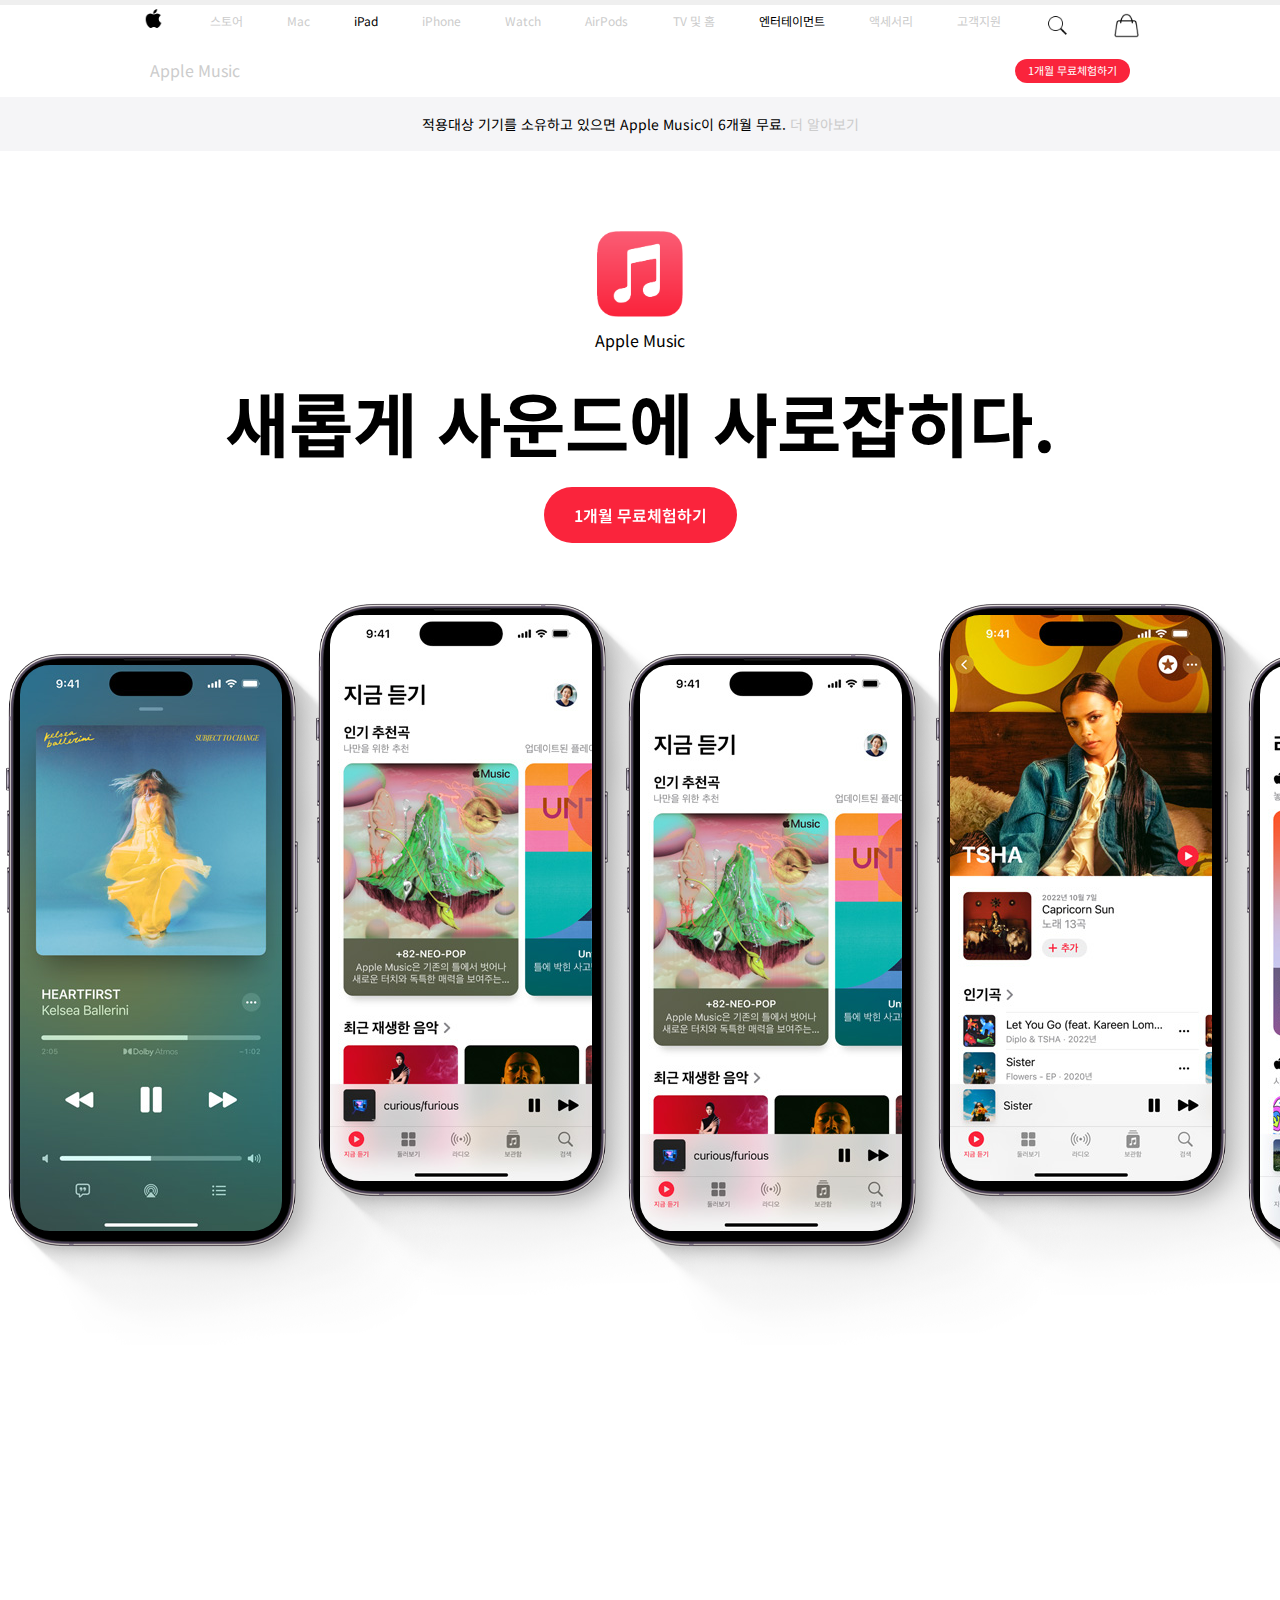
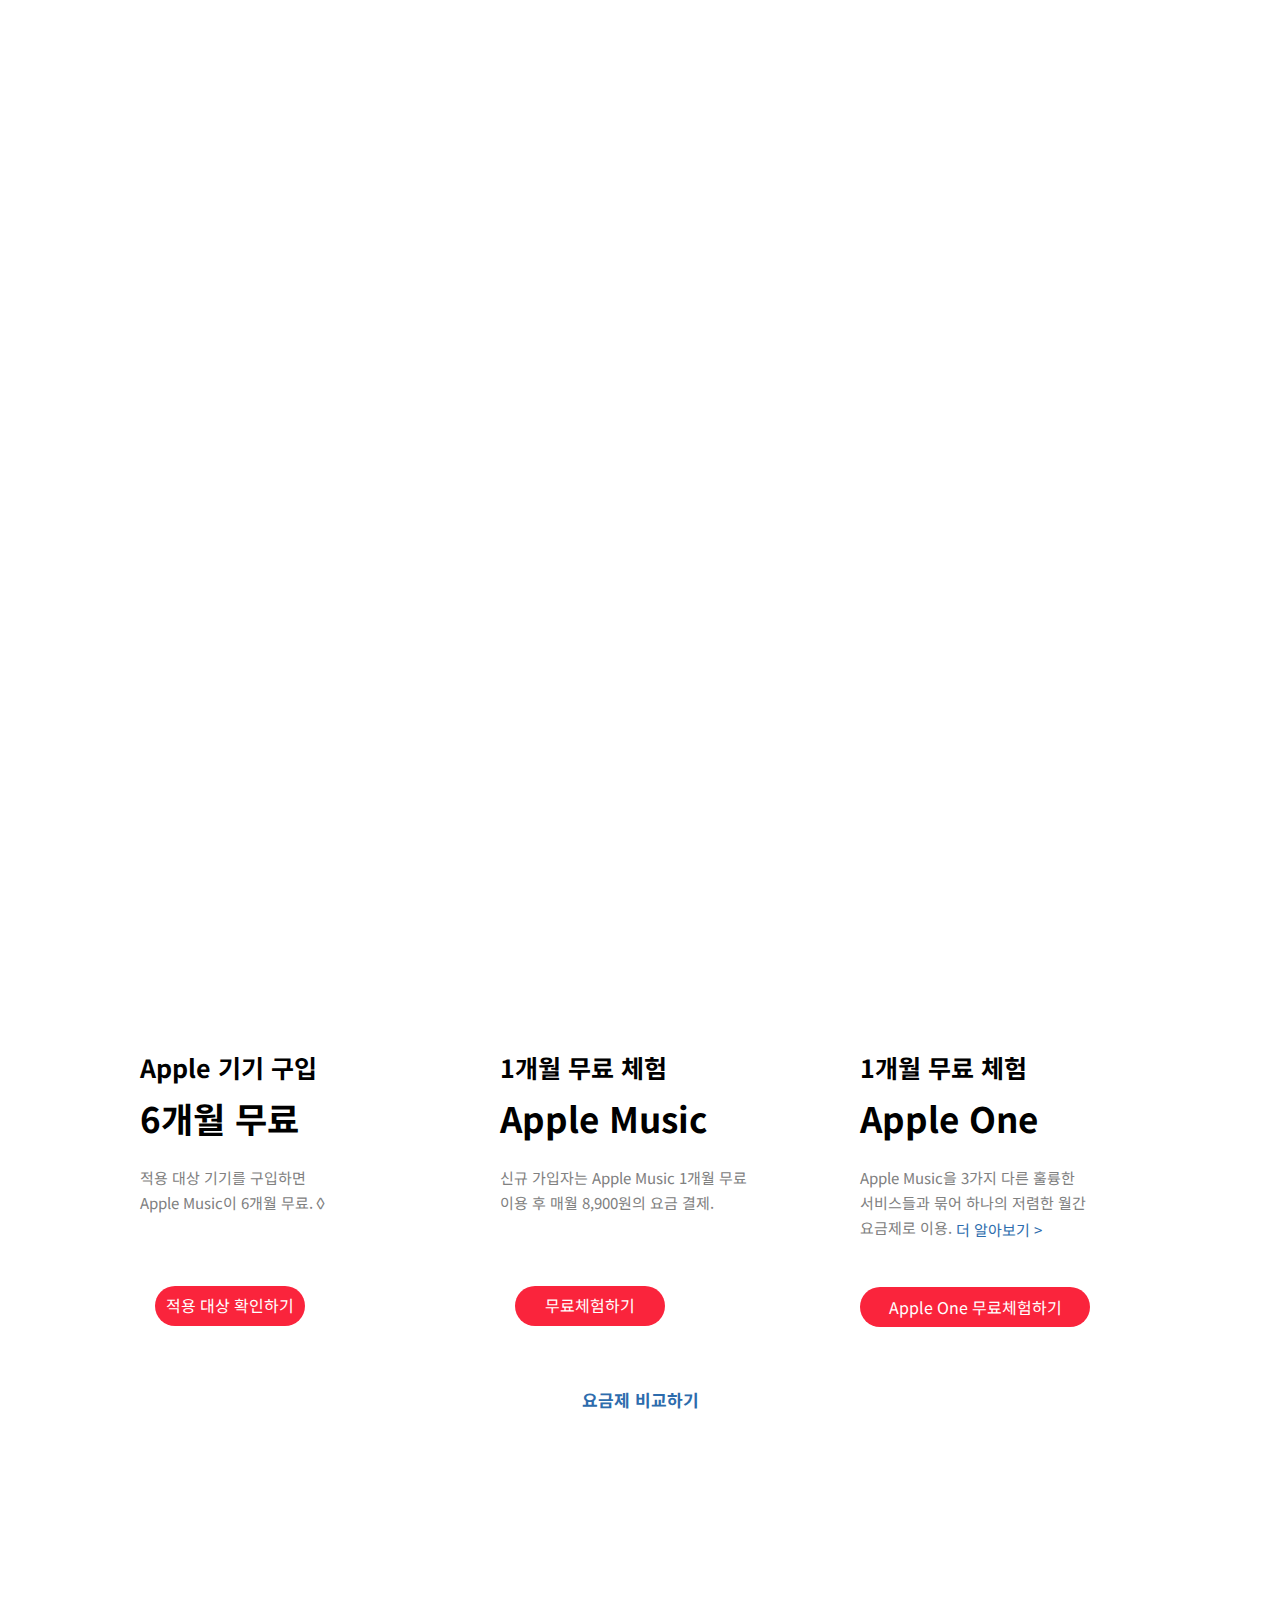
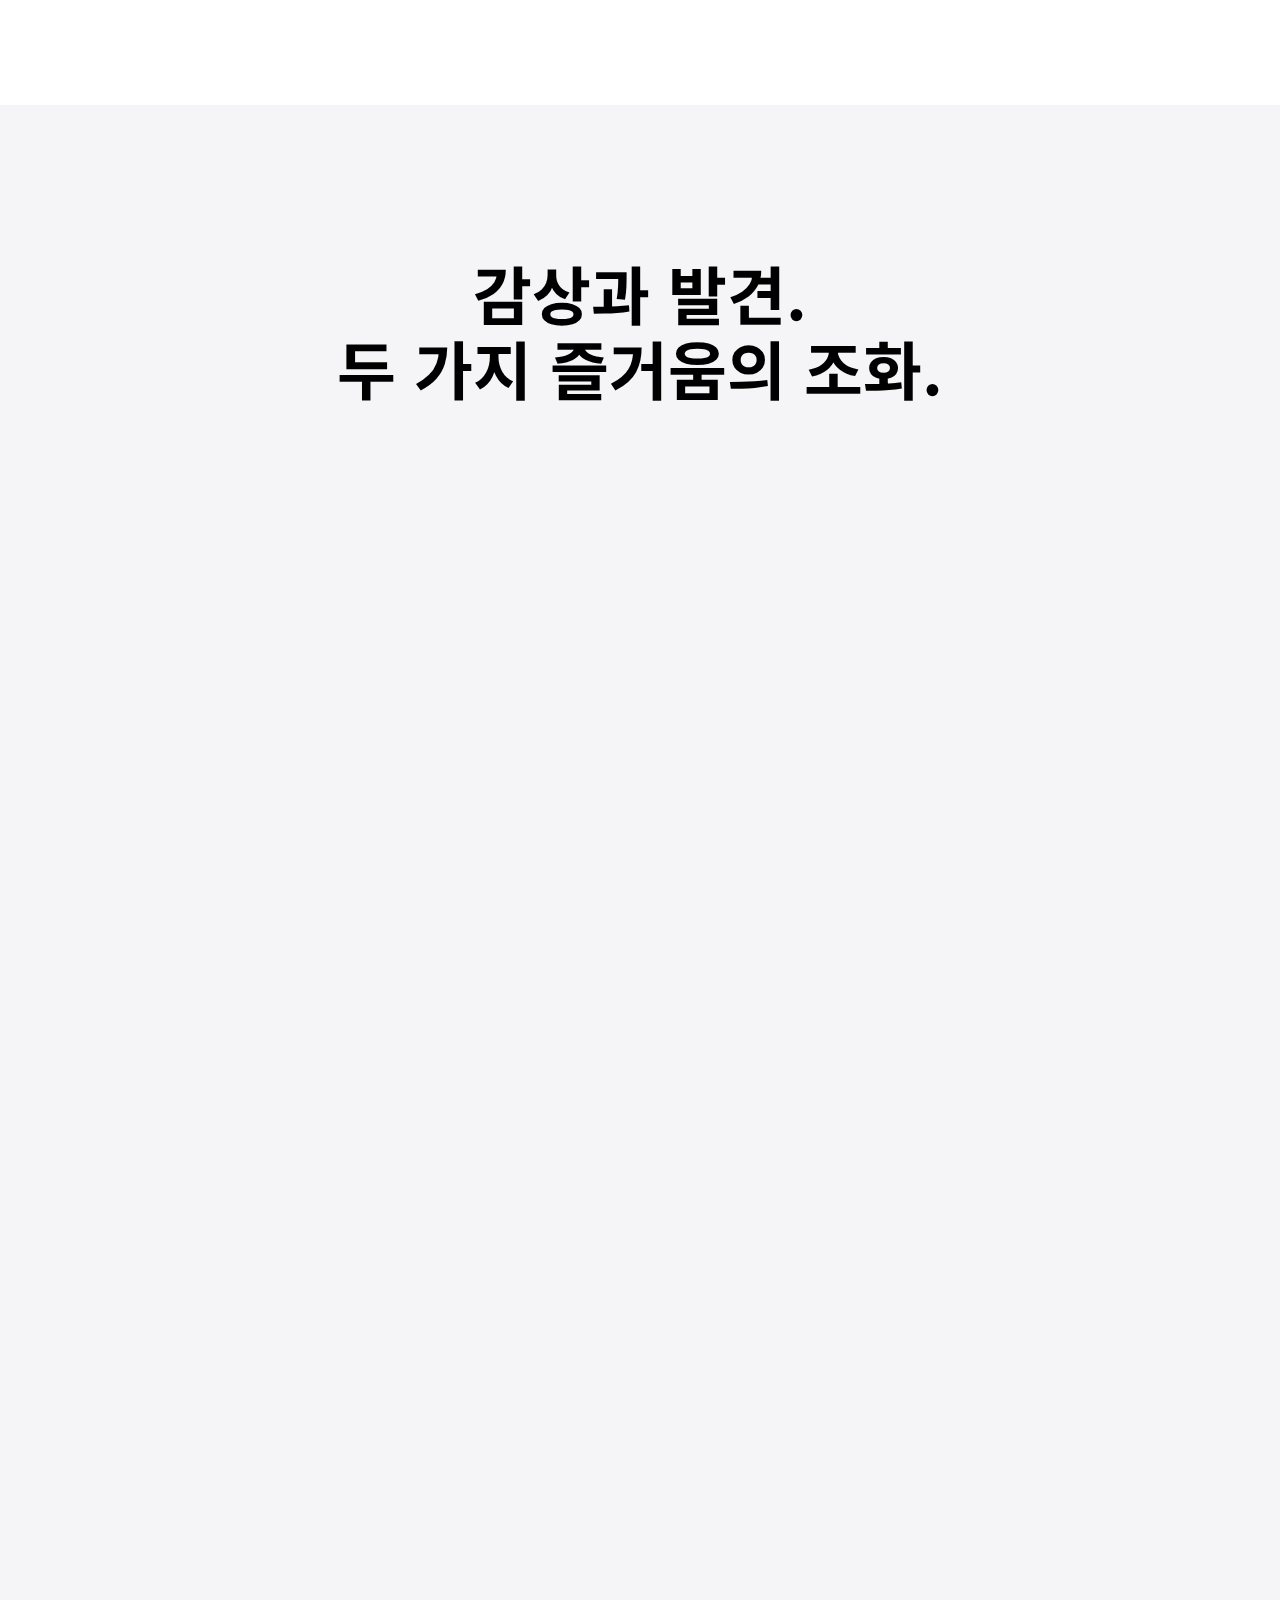
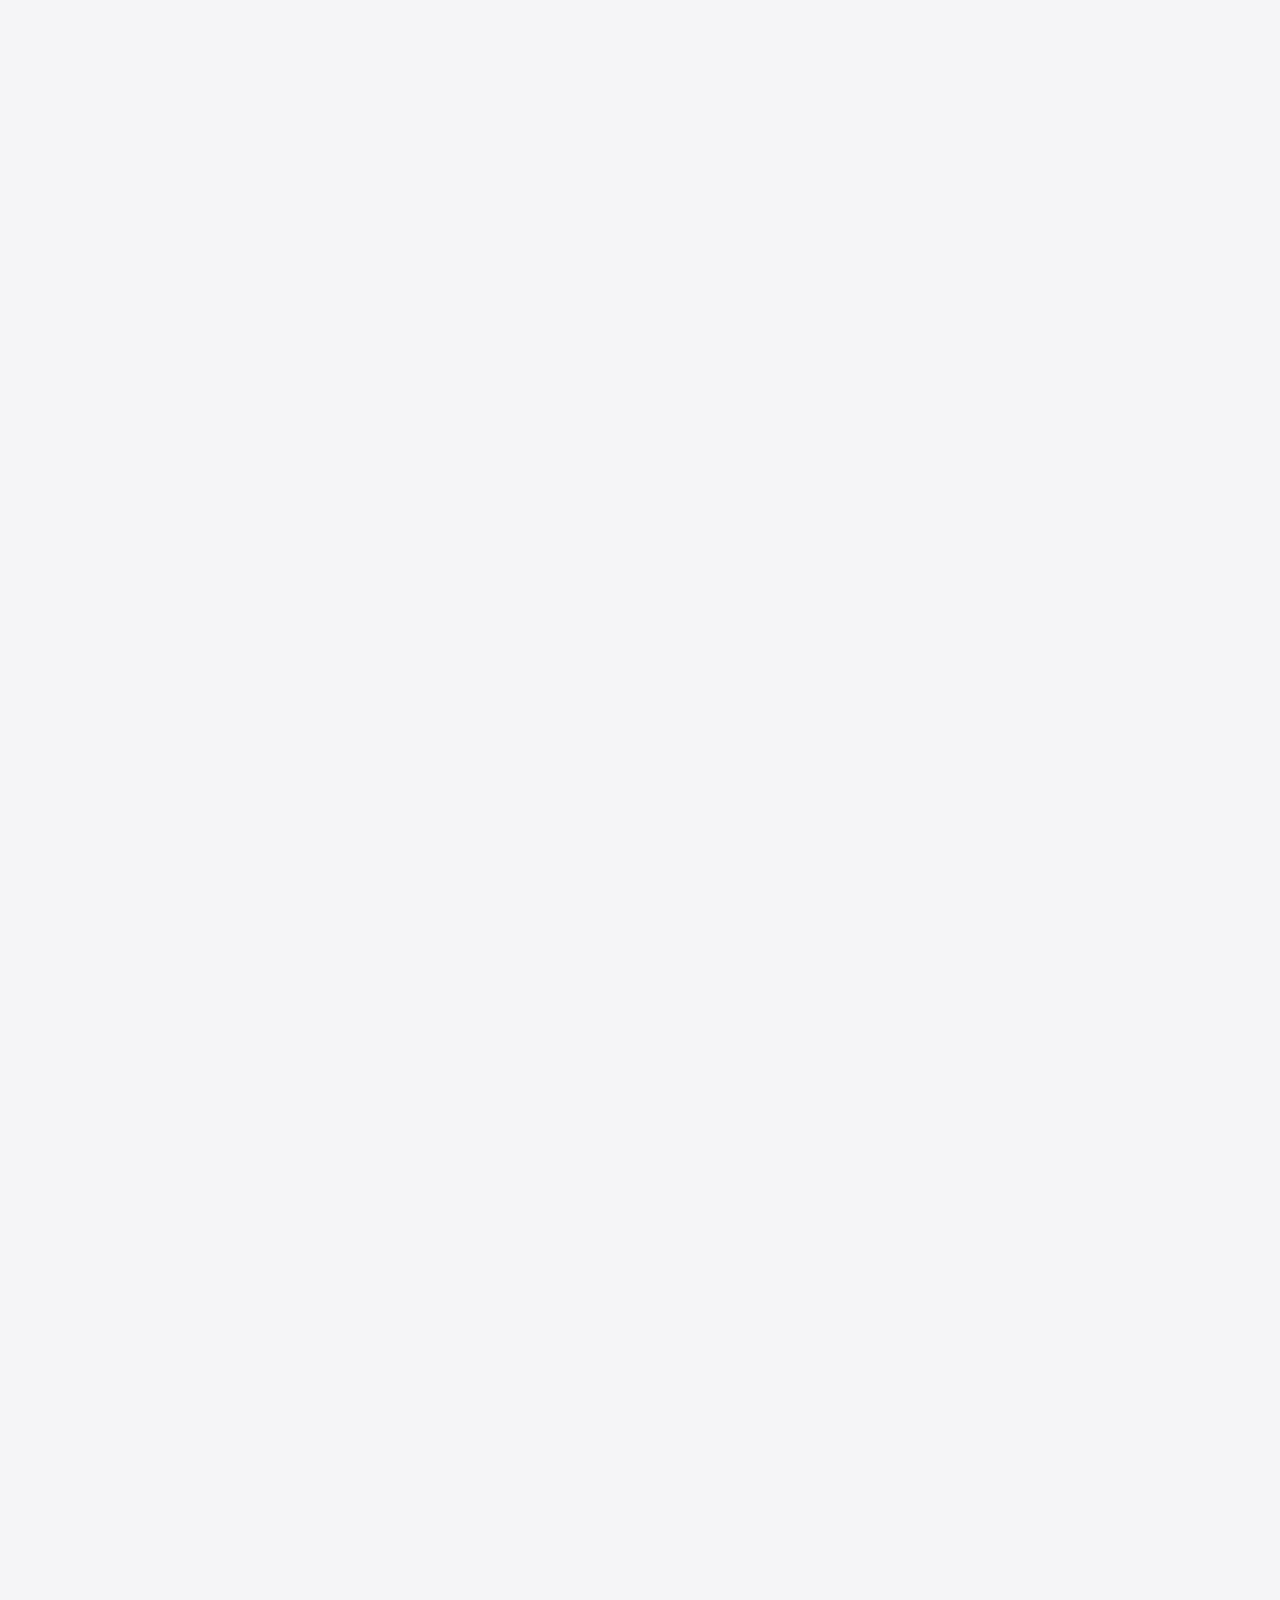
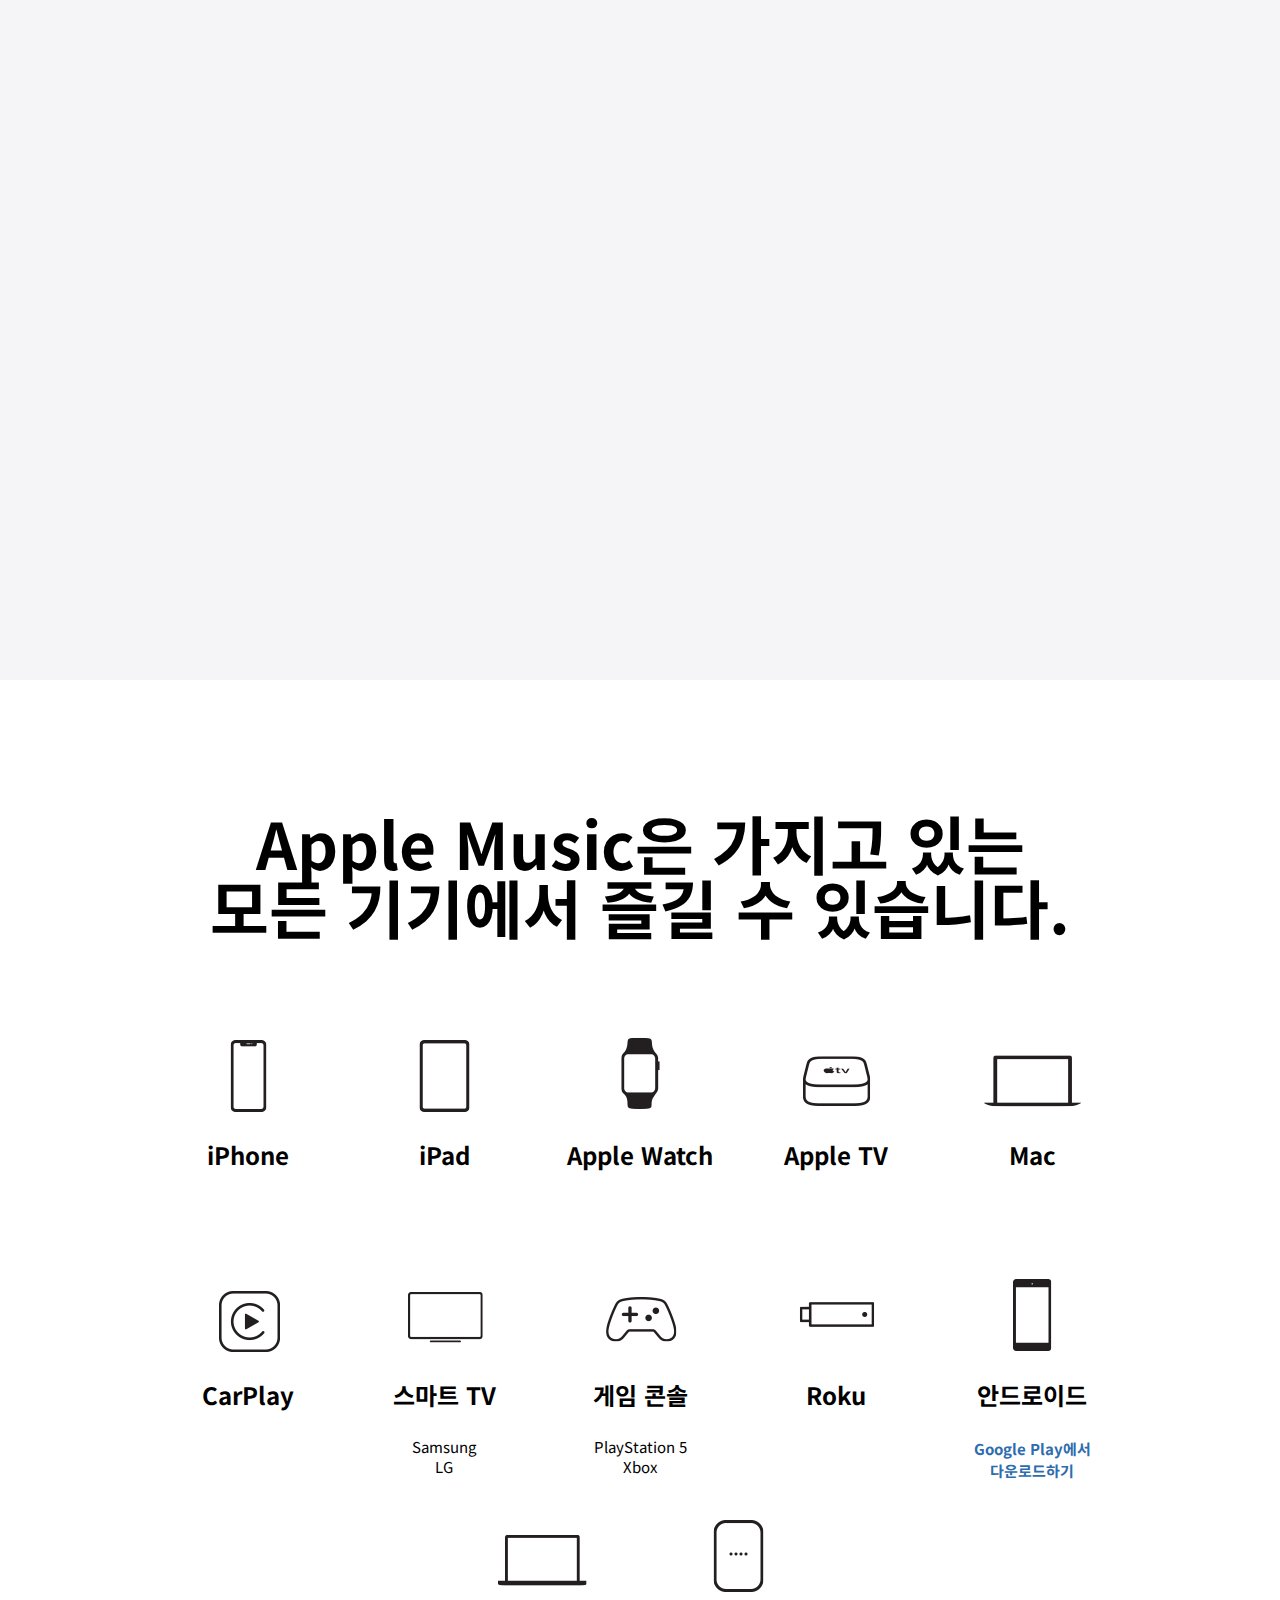
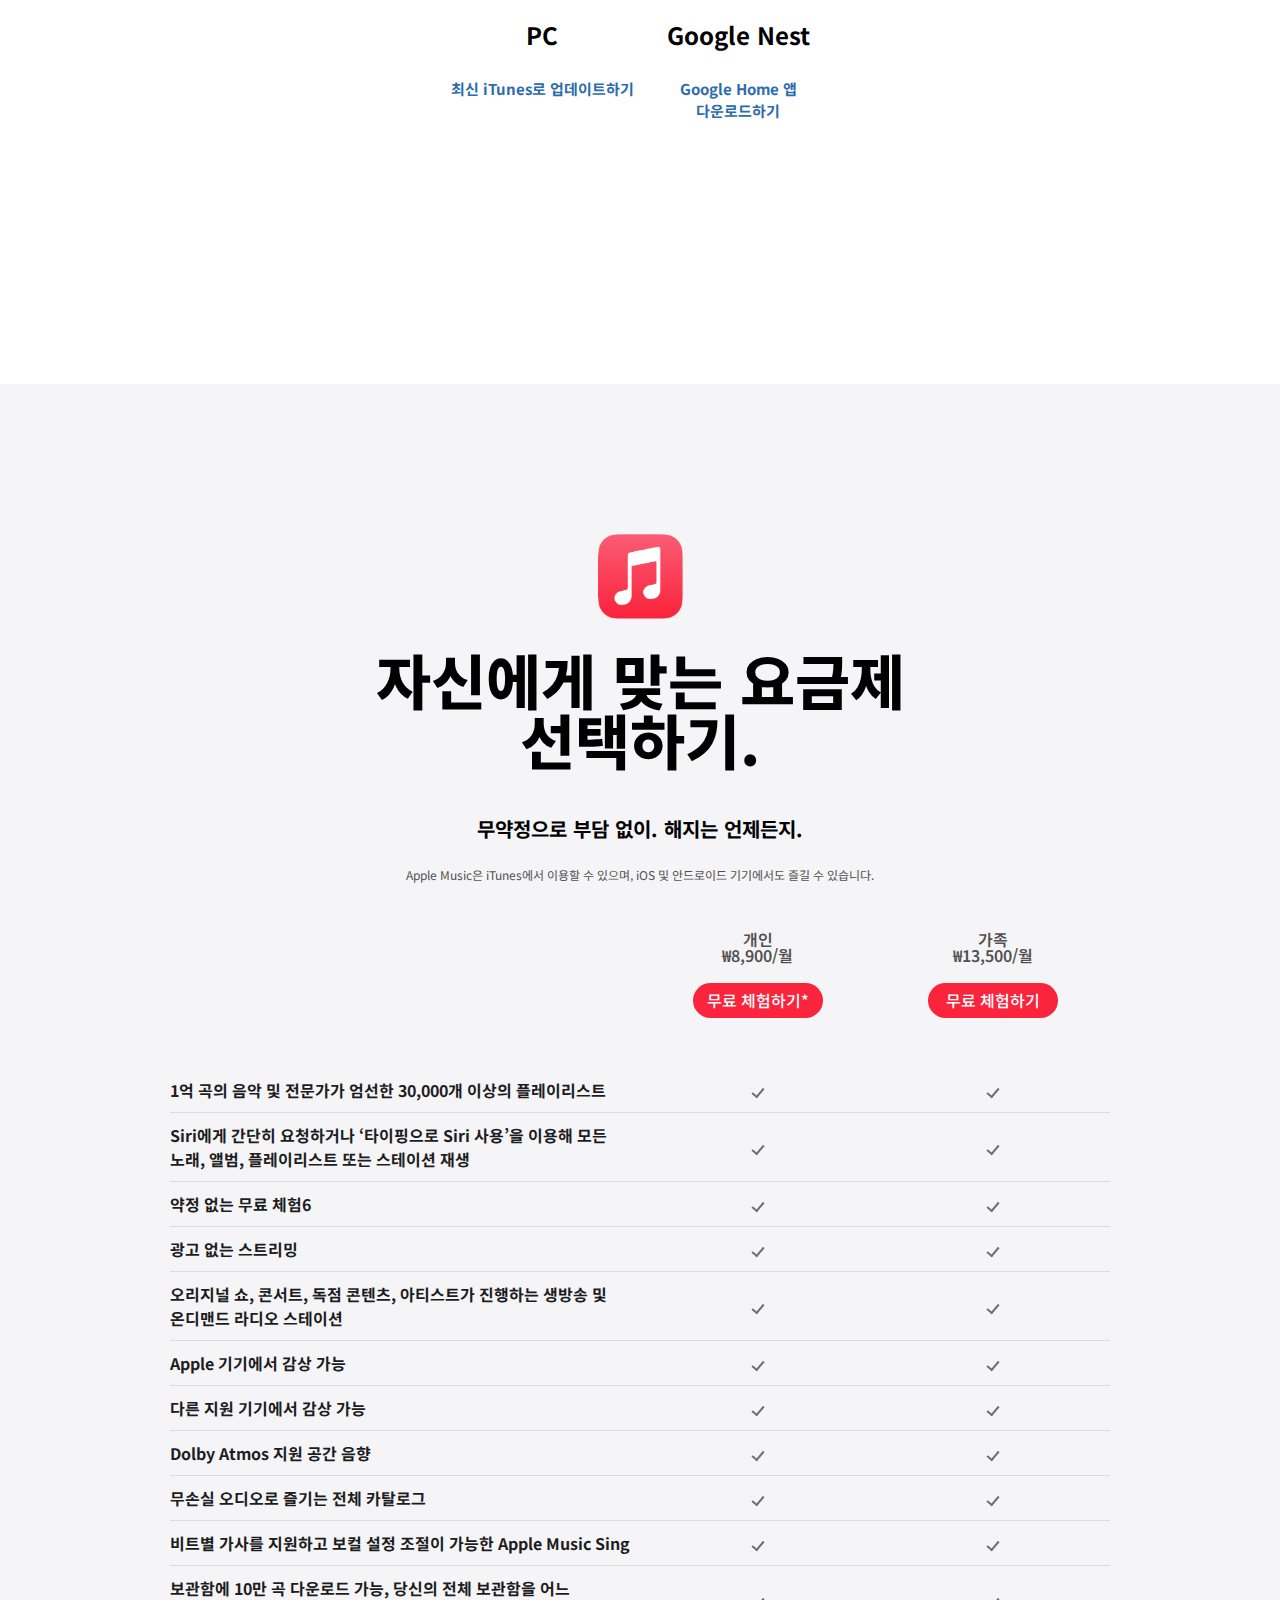
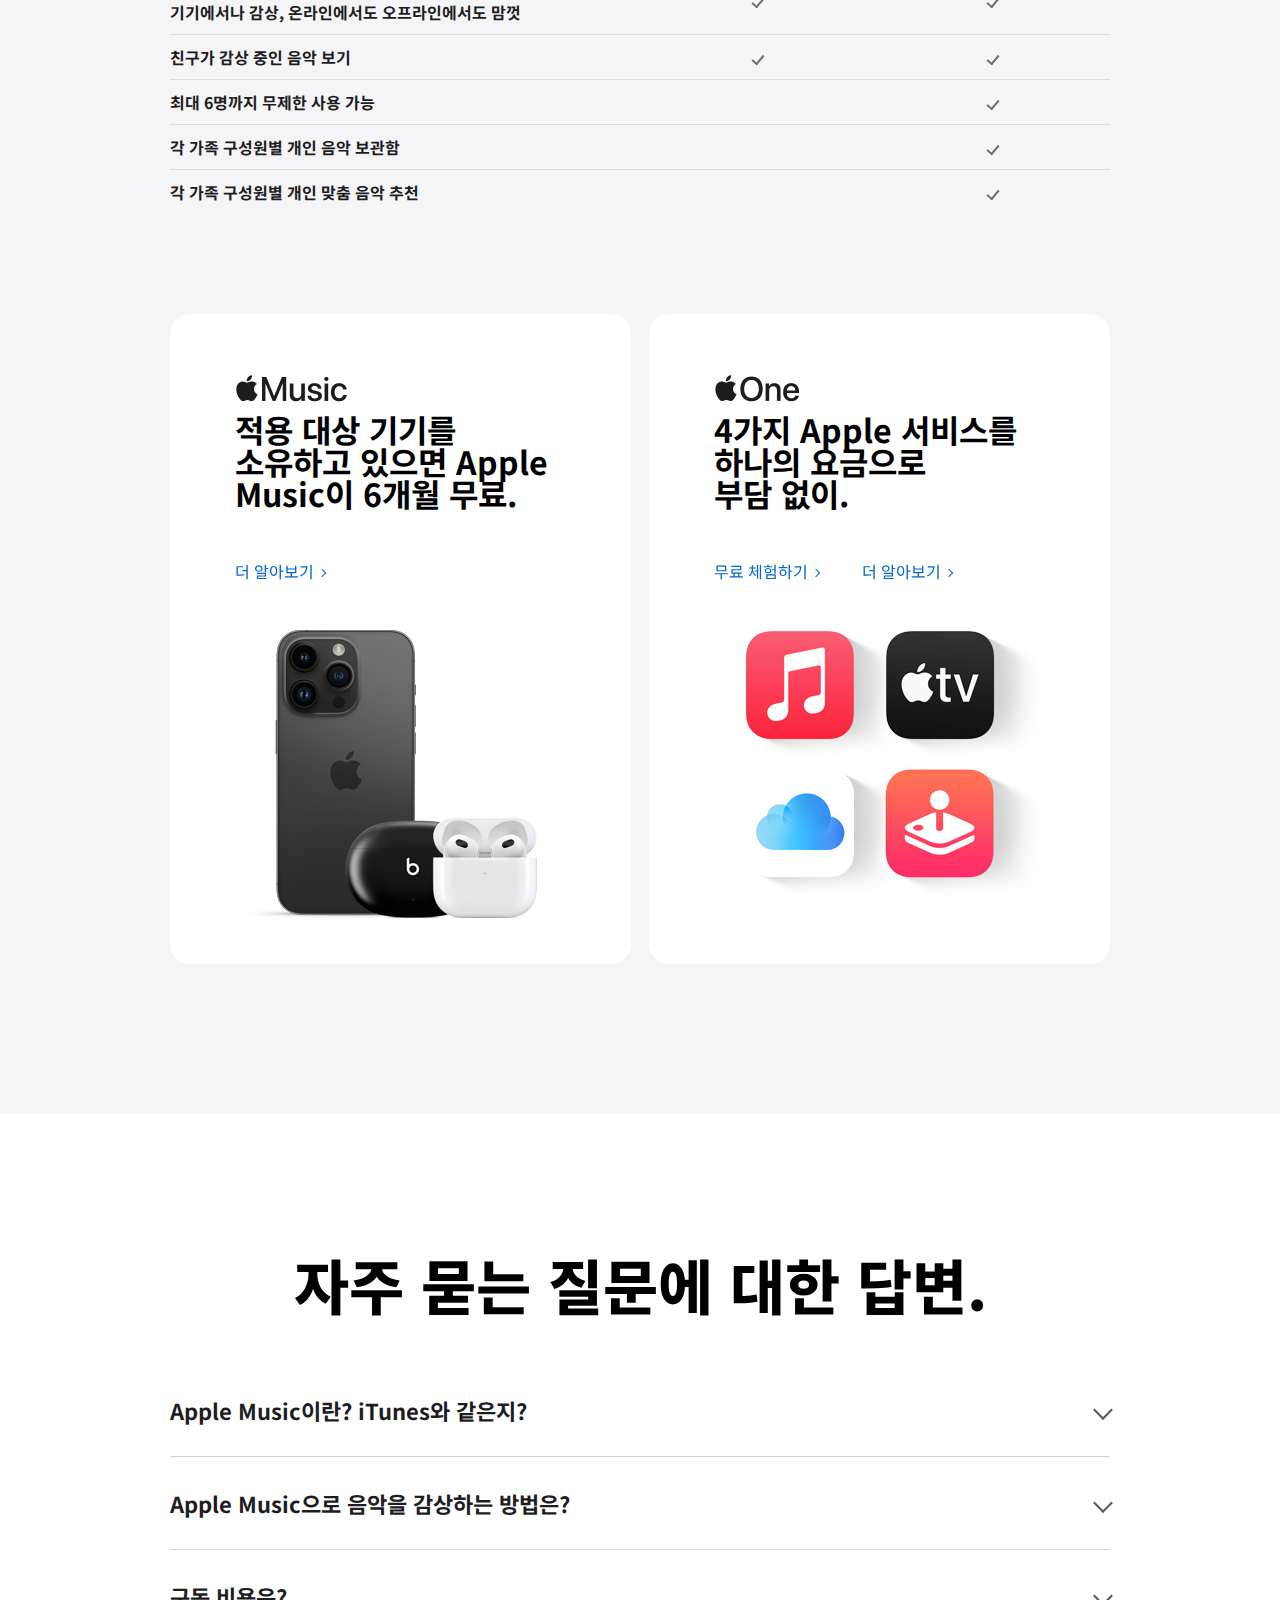
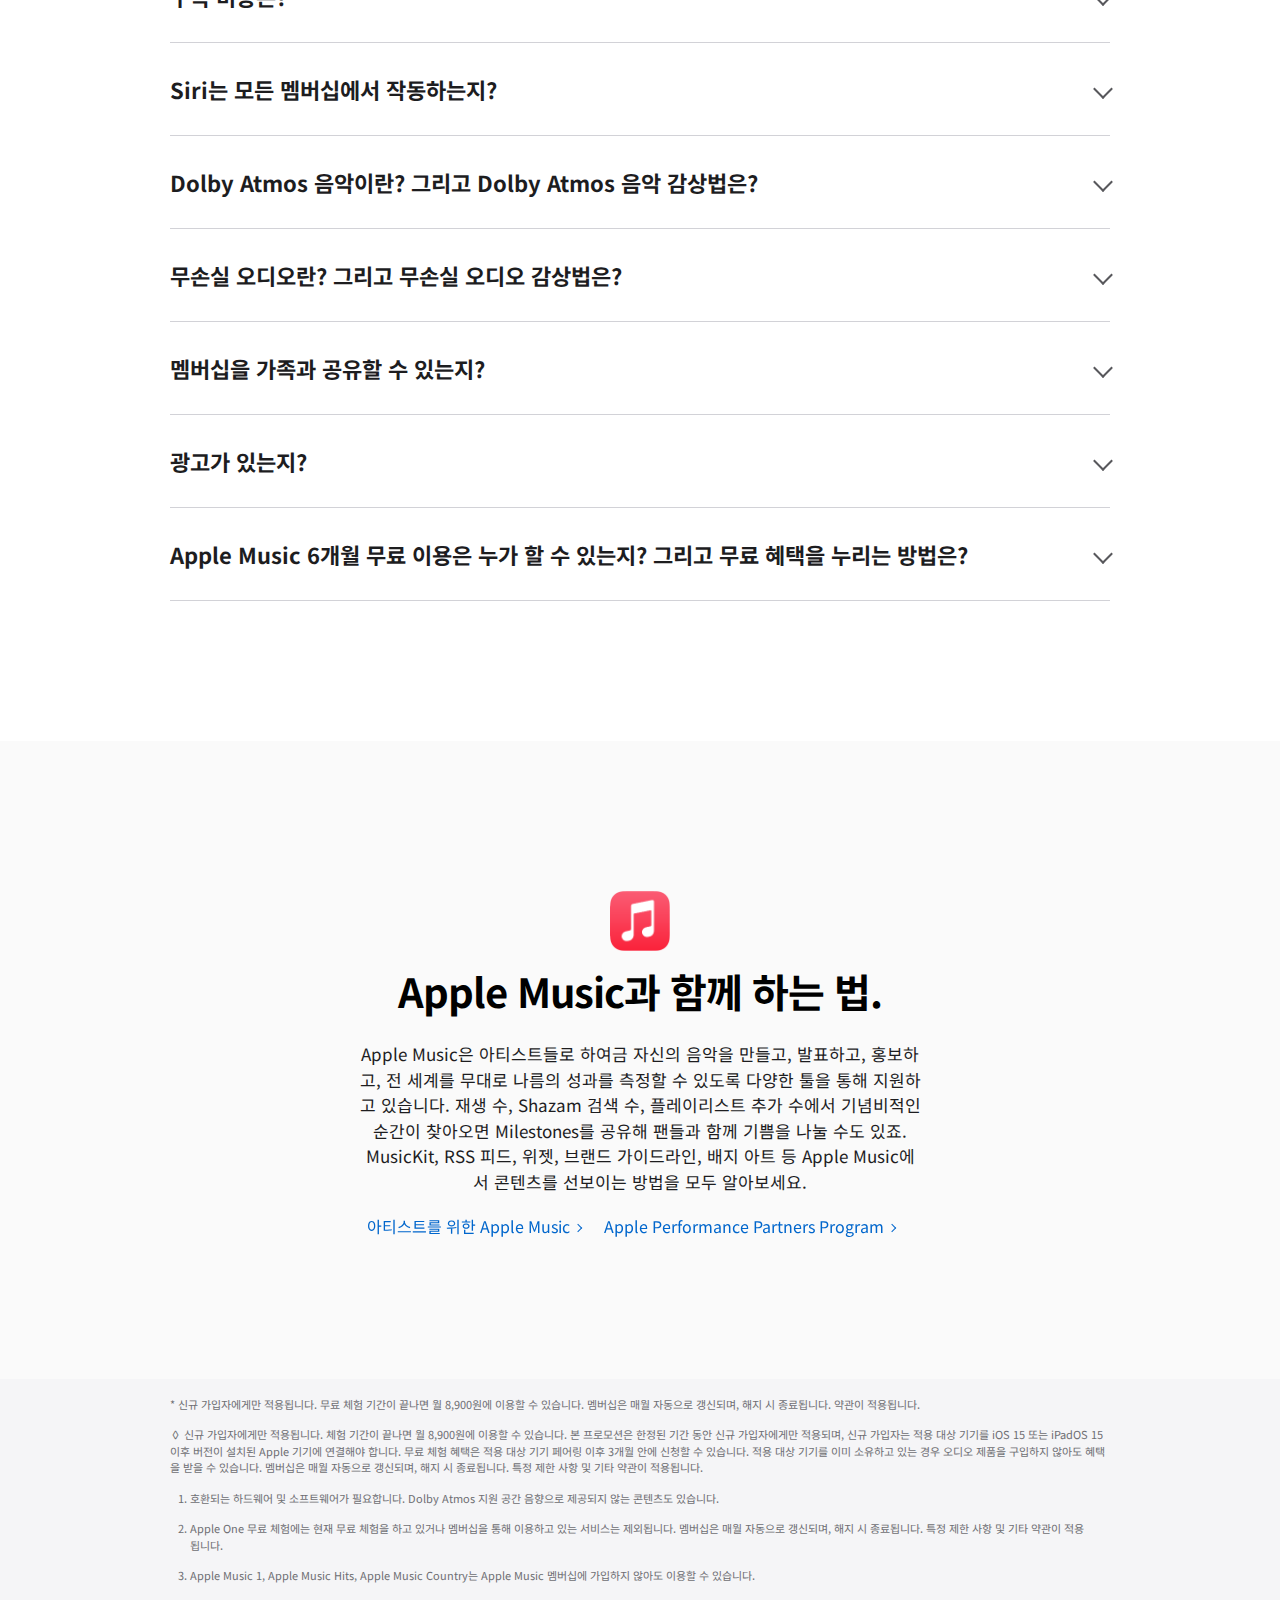
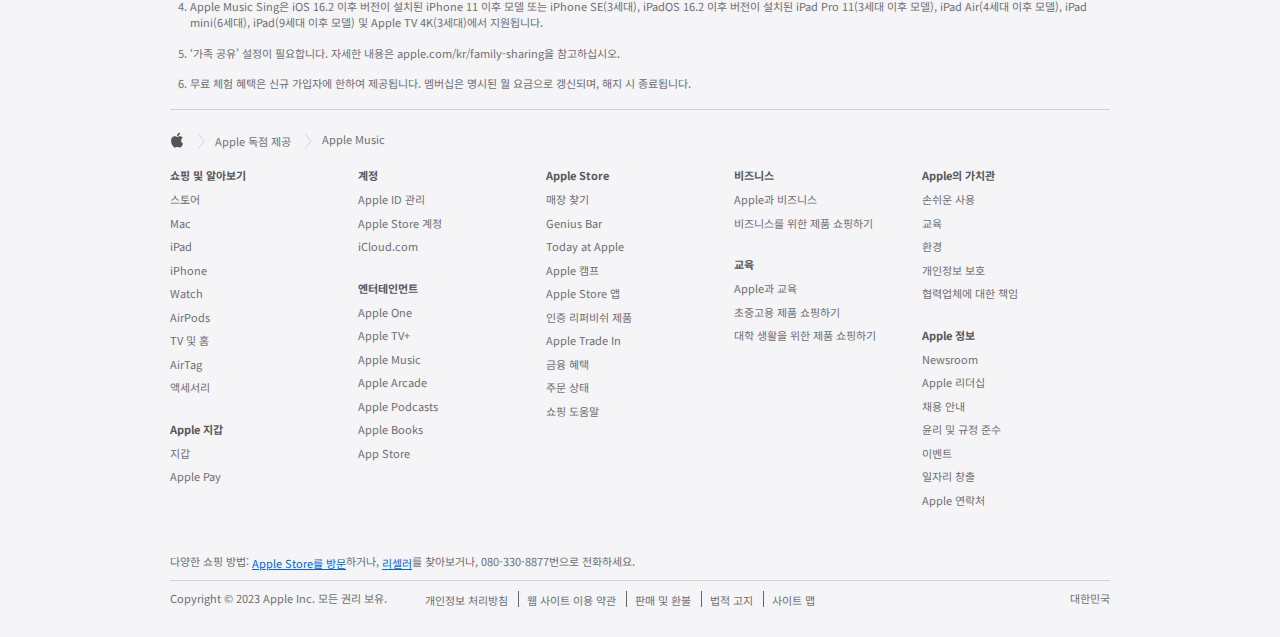
<file: index.html>
<!DOCTYPE html>
<html lang="ko">
  <head>
    <meta charset="UTF-8" />
    <meta http-equiv="X-UA-Compatible" content="IE=edge" />
    <meta name="viewport" content="width=device-width, initial-scale=1.0" />
    <!-- aos -->
    <link rel="stylesheet" href="https://unpkg.com/aos@2.3.1/dist/aos.css" />
    <script src="https://unpkg.com/aos@2.3.1/dist/aos.js"></script>
    <!-- css -->
    <link rel="stylesheet" href="./css/basic.css" />
    <link rel="stylesheet" href="./css/setting.css" />
    <!-- script -->
    <script defer src="./js/main.js"></script>
    <title>Apple Music - Apple (KR)</title>
  </head>
  <body>
    <div class="progress_bar_wrap">
      <div class="progress_bar"></div>
    </div>

    <div id="wrap">
      <div class="header1">
        <ul class="header_ul">
          <h1>
            <a href="./index.html"><img src="img/logo.png" alt="" /></a>
          </h1>
          <li><a href="#">스토어</a></li>
          <li><a href="#">Mac</a></li>
          <li><a href="./ipad_pages.html">iPad</a></li>
          <li><a href="#">iPhone</a></li>
          <li><a href="#">Watch</a></li>
          <li><a href="#">AirPods</a></li>
          <li><a href="#">TV 및 홈</a></li>
          <li><a href="./Entertainment.html">엔터테이먼트</a></li>
          <li><a href="#">액세서리</a></li>
          <li><a href="#">고객지원</a></li>
          <li>
            <a href="#"><img src="img/icon.png" alt="" /></a>
          </li>
          <li>
            <a href="#"><img src="img/shopping.png" alt="" /></a>
          </li>
        </ul>
      </div>

      <!--header2에 마우스 올리면 나타나는 서브 메뉴-->
      <nav class="sub sub1">
        <div class="sub_container">
          <ul class="list">
            <li>
              <a href="#"><small>쇼핑하기</small></a>
            </li>
            <li>
              <a href="#"><b>최신 제품 쇼핑하기</b></a>
            </li>
            <li>
              <a href="#"><b>Mac</b></a>
            </li>
            <li>
              <a href="./ipad_pages.html"><b>iPad</b></a>
            </li>
            <li>
              <a href="#"><b>iPhone</b></a>
            </li>
            <li>
              <a href="#"><b>Apple Watch</b></a>
            </li>
            <li>
              <a href="#"><b>액세서리</b></a>
            </li>
          </ul>
          <ul class="list">
            <li>
              <a href="#"><small>빠른 링크</small></a>
            </li>
            <li><a href="#">매장 찾기</a></li>
            <li><a href="#">주문 상태</a></li>
            <li><a href="#">금융 혜택</a></li>
            <li><a href="#">Apple Trade In</a></li>
          </ul>
          <ul class="list">
            <li>
              <a href="#"><small>특별 할인 쇼핑하기</small></a>
            </li>
            <li><a href="#">인증 리퍼비쉬 제품</a></li>
            <li><a href="#">교육</a></li>
            <li><a href="#">비지니스</a></li>
          </ul>
        </div>
        <div class="bg-opacity"></div>
      </nav>

      <nav class="sub sub2">
        <div class="sub_container">
          <ul class="list">
            <li>
              <a href="#"><small>Mac 살펴보기</small></a>
            </li>
            <li>
              <a href="#"><b>MacBook Air</b></a>
            </li>
            <li>
              <a href="#"><b>MacBook Pro</b></a>
            </li>
            <li>
              <a href="#"><b>iMac</b></a>
            </li>
            <li>
              <a href="#"><b>Mac mini</b></a>
            </li>
            <li>
              <a href="#"><b>Mac Studio</b></a>
            </li>
            <li>
              <a href="#"><b>Mac Pro</b></a>
            </li>
            <li>
              <a href="#"><b>디스플레이</b></a>
            </li>
            <li>
              <a href="#">Mac 비교하기</a>
            </li>
            <li>
              <a href="#">Mac은 뭐든 척척</a>
            </li>
            <li>
              <a href="#">Mac 모두 살펴보기</a>
            </li>
          </ul>

          <ul class="list">
            <li>
              <a href="#"><small>Mac 쇼핑하기</small></a>
            </li>
            <li><a href="#">Mac 쇼핑하기</a></li>
            <li><a href="#">Mac 액세서리</a></li>
            <li><a href="#">금융 혜택</a></li>
            <li><a href="#">Apple Trade In</a></li>
          </ul>

          <ul class="list">
            <li>
              <a href="#"><small>그 외 Mac 관련 항목</small></a>
            </li>
            <li><a href="#">Mac 지원</a></li>
            <li><a href="#">macOS Ventura</a></li>
            <li><a href="#">연속성</a></li>
            <li><a href="#">iCloud</a></li>
            <li><a href="#">Mac과 비지니스</a></li>
            <li><a href="#">교육</a></li>
          </ul>
        </div>
        <div class="bg-opacity"></div>
      </nav>

      <nav class="sub sub3">
        <div class="sub_container">
          <ul class="list">
            <li>
              <a href="#"><small>iPad 살펴보기</small></a>
            </li>
            <li>
              <a href="#"><b>iPad Pro</b></a>
            </li>
            <li>
              <a href="#"><b>iPad Air</b></a>
            </li>
            <li>
              <a href="#"><b>iPad</b></a>
            </li>
            <li>
              <a href="#"><b>iPad mini</b></a>
            </li>
            <li>
              <a href="#"><b>Apple Pencil</b></a>
            </li>
            <li>
              <a href="#"><b>키보드</b></a>
            </li>
            <li>
              <a href="./ipad_pages.html">iPad 비교하기</a>
            </li>
            <li>
              <a href="#">iPad를 선택하는 이유</a>
            </li>
            <li>
              <a href="#">iPad 모두 살펴보기</a>
            </li>
          </ul>
          <ul class="list">
            <li>
              <a href="#"><small>iPad 쇼핑하기</small></a>
            </li>
            <li>
              <a href="#">iPad 쇼핑하기</a>
            </li>
            <li>
              <a href="#">iPad 액세서리</a>
            </li>
            <li>
              <a href="#">금융 혜택</a>
            </li>
            <li>
              <a href="#">Apple Trade In</a>
            </li>
          </ul>
          <ul class="list">
            <li>
              <a href="#"><small>그 외 iPad 관련 항목</small></a>
            </li>
            <li>
              <a href="#">iPad 지원</a>
            </li>
            <li>
              <a href="#">iPadOS 16</a>
            </li>
            <li>
              <a href="#">iCloud</a>
            </li>

            <li>
              <a href="#">교육</a>
            </li>
          </ul>
        </div>
        <div class="bg-opacity"></div>
      </nav>

      <nav class="sub sub4">
        <div class="sub_container">
          <ul class="list">
            <li>
              <a href="#"><small>iPhone 살펴보기</small></a>
            </li>
            <li>
              <a href="#"><b>iPhone 14 Pro</b></a>
            </li>
            <li>
              <a href="#"><b>iPhone 14</b></a>
            </li>
            <li>
              <a href="#"><b>iPhone 13</b></a>
            </li>
            <li>
              <a href="#"><b>iPhone 12</b></a>
            </li>
            <li>
              <a href="#"><b>iPhone SE</b></a>
            </li>
            <li>
              <a href="#">iPhone 비교하기</a>
            </li>
            <li>
              <a href="#">iPhone으로 갈아타기</a>
            </li>
            <li>
              <a href="#">iPhone 모두 살펴보기</a>
            </li>
          </ul>

          <ul class="list">
            <li>
              <a href="#"><small>iPhone 쇼핑하기</small></a>
            </li>
            <li>
              <a href="#">iPhone 쇼핑하기</a>
            </li>
            <li>
              <a href="#">iPhone 액세서리</a>
            </li>
            <li>
              <a href="#">Apple Trade In</a>
            </li>
            <li>
              <a href="#">금융 혜택</a>
            </li>
          </ul>

          <ul class="list">
            <li>
              <a href="#"><small>그 외 iPhone 관련 항목</small></a>
            </li>
            <li>
              <a href="#">iphone 지원</a>
            </li>
            <li>
              <a href="#">iOS 16</a>
            </li>
            <li>
              <a href="#">iPhone의 개인정보 보호</a>
            </li>
            <li>
              <a href="#">iCloud</a>
            </li>
            <li>
              <a href="#">Apple 지갑, Apple Pay</a>
            </li>
            <li>
              <a href="#">Siri</a>
            </li>
          </ul>
        </div>
        <div class="bg-opacity"></div>
      </nav>

      <nav class="sub sub5">
        <div class="sub_container">
          <ul class="list">
            <li>
              <a href="#"><small>Watch 살펴보기</small></a>
            </li>
            <li>
              <a href="#"><b>Apple Watch Ultra</b></a>
            </li>
            <li>
              <a href="#"><b>Apple Watch Series 8</b></a>
            </li>
            <li>
              <a href="#"><b>Apple Watch SE</b></a>
            </li>
            <li>
              <a href="#"><b>Apple Watch Nike</b></a>
            </li>
            <li>
              <a href="#"><b>Apple Watch Hermes</b></a>
            </li>
            <li>
              <a href="#">Watch 비교하기</a>
            </li>
            <li>
              <a href="#">Apple Watch를 선택하는 이유</a>
            </li>
            <li>
              <a href="#">Apple Watch 모두 살펴보기</a>
            </li>
          </ul>

          <ul class="list">
            <li>
              <a href="#"><small>Watch 쇼핑하기</small></a>
            </li>
            <li>
              <a href="#">Apple Watch 쇼핑하기</a>
            </li>
            <li>
              <a href="#">Apple Watch Studio</a>
            </li>
            <li>
              <a href="#">Apple Watch 밴드</a>
            </li>
            <li>
              <a href="#">Apple Watch 액세서리</a>
            </li>
            <li>
              <a href="#">금융 혜택</a>
            </li>
            <li>
              <a href="#">Apple Trade in</a>
            </li>
          </ul>

          <ul class="list">
            <li>
              <a href="#"><small>그 외 Watch 관련 항목</small></a>
            </li>
            <li>
              <a href="#">Apple Watch 지원</a>
            </li>
            <li>
              <a href="#">WatchOS 9</a>
            </li>
          </ul>
        </div>
        <div class="bg-opacity"></div>
      </nav>
      <nav class="sub sub6">
        <div class="sub_container">
          <ul class="list">
            <li>
              <a href="#"><small>AirPods 살펴보기</small></a>
            </li>
            <li>
              <a href="#"><b>AirPods 2세대</b></a>
            </li>
            <li>
              <a href="#"><b>AirPods 3세대</b></a>
            </li>
            <li>
              <a href="#"><b>AirPods Pro 2세대</b></a>
            </li>
            <li>
              <a href="#"><b>AirPods Max</b></a>
            </li>
            <li>
              <a href="#">AirPods 비교하기</a>
            </li>
            <li>
              <a href="#">AirPods 모두 살펴보기</a>
            </li>
          </ul>

          <ul class="list">
            <li>
              <a href="#"><small>AirPods 쇼핑하기</small></a>
            </li>
            <li>
              <a href="#">AirPods 쇼핑하기</a>
            </li>
            <li>
              <a href="#">AirPods 액세서리</a>
            </li>
          </ul>

          <ul class="list">
            <li>
              <a href="#"><small>그 외 AirPods 관련 항목</small></a>
            </li>
            <li>
              <a href="#">AirPods 지원</a>
            </li>
            <li>
              <a href="#">Apple Music</a>
            </li>
          </ul>
        </div>
        <div class="bg-opacity"></div>
      </nav>

      <nav class="sub sub7">
        <div class="sub_container">
          <ul class="list">
            <li>
              <a href="#"><small>TV 및 홈 살펴보기</small></a>
            </li>
            <li>
              <a href="#"><b>Apple TV 4K</b></a>
            </li>
            <li>
              <a href="#"><b>TV 및 홈 살펴보기</b></a>
            </li>
          </ul>
          <ul class="list">
            <li>
              <a href="#"><small>TV 및 홈 쇼핑하기</small></a>
            </li>
            <li>
              <a href="#">Apple TV 4K 쇼핑하기</a>
            </li>
            <li>
              <a href="#">Siri Remote 쇼핑하기</a>
            </li>
            <li>
              <a href="#">TV 및 홈 액세서리</a>
            </li>
          </ul>
          <ul class="list">
            <li>
              <a href="#"><small>그 외 TV 및 홈 관련 항목</small></a>
            </li>
            <li>
              <a href="#">Apple TV 지원</a>
            </li>
            <li>
              <a href="#">Apple TV 앱</a>
            </li>
            <li>
              <a href="#">Apple TV +</a>
            </li>
            <li>
              <a href="#">홈 앱</a>
            </li>
            <li>
              <a href="#">Apple Music</a>
            </li>
            <li>
              <a href="#">Siri</a>
            </li>
            <li>
              <a href="#">AirPlay</a>
            </li>
          </ul>
        </div>
        <div class="bg-opacity"></div>
      </nav>
      <nav class="sub sub8">
        <div class="sub_container">
          <ul class="list">
            <li>
              <a href="./Entertainment.html"
                ><small>엔터테이먼트 살펴보기</small></a
              >
            </li>
            <li>
              <a href="#"><b>Apple One</b></a>
            </li>
            <li>
              <a href="#"><b>Apple TV+</b></a>
            </li>
            <li>
              <a href="#"><b>Apple Music</b></a>
            </li>
            <li>
              <a href="#"><b>Apple Arcade</b></a>
            </li>
            <li>
              <a href="#"><b>Apple Podcasts</b></a>
            </li>
            <li>
              <a href="#"><b>Apple Books</b></a>
            </li>
            <li>
              <a href="#"><b>App store</b></a>
            </li>
            <li>
              <a href="#">엔터테이먼트 살펴보기</a>
            </li>
          </ul>
          <ul class="list">
            <li>
              <a href="#"><small>Apple TV+ 지원</small></a>
            </li>
            <li>
              <a href="#">Apple Music 지원</a>
            </li>
          </ul>
        </div>
        <div class="bg-opacity"></div>
      </nav>
      <nav class="sub sub9">
        <div class="sub_container">
          <ul class="list">
            <li>
              <a href="#"><small>액세서리 쇼핑하기</small></a>
            </li>
            <li>
              <a href="#"><b>Mac</b></a>
            </li>
            <li>
              <a href="#"><b>iPad</b></a>
            </li>
            <li>
              <a href="#"><b>iPhone</b></a>
            </li>
            <li>
              <a href="#"><b>Apple Watch</b></a>
            </li>
            <li>
              <a href="#"><b>AirPods</b></a>
            </li>
            <li>
              <a href="#"><b>TV 및 홈</b></a>
            </li>
            <li>
              <a href="#"><b>액세서리 모두 쇼핑하기</b></a>
            </li>
          </ul>

          <ul class="list">
            <li>
              <a href="#"><small>액세서리 살펴보기</small></a>
            </li>
            <li>
              <a href="#">Apple 제작 정품</a>
            </li>
            <li>
              <a href="#">Beats by Dr.Dre</a>
            </li>
            <li>
              <a href="#">AirTag</a>
            </li>
          </ul>
        </div>
        <div class="bg-opacity"></div>
      </nav>

      <nav class="sub sub10">
        <div class="sub_container">
          <ul class="list">
            <li>
              <a href="#"><small>지원 상황 살펴보기</small></a>
            </li>
            <li>
              <a href="#"><b>iPhone</b></a>
            </li>
            <li>
              <a href="#"><b>Mac</b></a>
            </li>
            <li>
              <a href="#"><b>iPad</b></a>
            </li>
            <li>
              <a href="#"><b>Watch</b></a>
            </li>
            <li>
              <a href="#"><b>AirPods</b></a>
            </li>
            <li>
              <a href="#"><b>Music</b></a>
            </li>
            <li>
              <a href="#"><b>TV</b></a>
            </li>
            <li>
              <a href="#">지원 상황 살펴보기</a>
            </li>
          </ul>
          <ul class="list">
            <li>
              <a href="#"><small>도움받기</small></a>
            </li>
            <li>
              <a href="#">커뮤니티</a>
            </li>
            <li>
              <a href="#">보장 상태 확인하기</a>
            </li>
            <li>
              <a href="#">수리</a>
            </li>
            <li>
              <a href="#">문의하기</a>
            </li>
          </ul>
          <ul class="list">
            <li>
              <a href="#"><small>유용한 주제</small></a>
            </li>
            <li>
              <a href="#">AppleCare+ 구입하기</a>
            </li>
            <li>
              <a href="#">Apple ID 및 암호</a>
            </li>
            <li>
              <a href="#">청구 및 구독</a>
            </li>
            <li>
              <a href="#">나의 찾기</a>
            </li>
            <li>
              <a href="#">손쉬운 사용</a>
            </li>
          </ul>
        </div>
        <div class="bg-opacity"></div>
      </nav>

      <!-- 헤더2 -->

      <!-- 헤더2 -->
      <div class="header2">
        <ul>
          <li><a href="">Apple Music</a></li>
          <li>
            <div>
              <a href="#">1개월 무료체험하기</a>
            </div>
          </li>
        </ul>
      </div>

      <!-- 헤더3 -->
      <div class="header3">
        <span>적용대상 기기를 소유하고 있으면 Apple Music이 6개월 무료.</span>
        <a href="$">더 알아보기</a>
      </div>

      <div id="contents">
        <!--section1 (headLine phoneImg)-->
        <div class="section1">
          <!-- music icon -->
          <div class="music_icon">
            <img src="img/music_logo.png" alt="" />
            <div>Apple Music</div>
          </div>
          <!-- head line -->
          <div class="headline_wrap">
            <div class="head_line">
              <h2>새롭게 사운드에 사로잡히다.</h2>
            </div>
            <div class="head_line_button">
              <a href="#"><p>1개월 무료체험하기</p></a>
            </div>
            <!-- phone img -->
            <div class="devices">
              <ul class="tr">
                <li class="de_back"><img src="img/phoneback.png" alt="" /></li>
                <li class="de_main"><img src="img/phonemain.png" alt="" /></li>
                <li class="de_img"><img src="img/phoneimg.jpg" alt="" /></li>
              </ul>
              <ul>
                <li class="de_back"><img src="img/phoneback.png" alt="" /></li>
                <li class="de_main"><img src="img/phonemain.png" alt="" /></li>
                <li class="de_img"><img src="img/phoneimg2.jpg" alt="" /></li>
              </ul>
              <ul class="tr">
                <li class="de_back"><img src="img/phoneback.png" alt="" /></li>
                <li class="de_main"><img src="img/phonemain.png" alt="" /></li>
                <li class="de_img"><img src="img/phoneimg2.jpg" alt="" /></li>
              </ul>
              <ul>
                <li class="de_back"><img src="img/phoneback.png" alt="" /></li>
                <li class="de_main"><img src="img/phonemain.png" alt="" /></li>
                <li class="de_img"><img src="img/phoneimg4.jpg" alt="" /></li>
              </ul>
              <ul class="tr">
                <li class="de_back"><img src="img/phoneback.png" alt="" /></li>
                <li class="de_main"><img src="img/phonemain.png" alt="" /></li>
                <li class="de_img"><img src="img/phoneimg5.jpg" alt="" /></li>
              </ul>
            </div>
          </div>
        </div>
        <!--section2-->
        <div class="section2"></div>

        <!--section3-->
        <div class="section3">
          <div class="section3_content">
            <ul>
              <li>
                <div>
                  <h2>Apple 기기 구입</h2>
                  <h3>6개월 무료</h3>
                  <p>
                    적용 대상 기기를 구입하면<br />
                    Apple Music이 6개월 무료.◊
                  </p>
                  <div class="content3_button1">
                    <span><a href="#">적용 대상 확인하기</a></span>
                  </div>
                </div>
              </li>
              <li>
                <div>
                  <h2>1개월 무료 체험</h2>
                  <h3>Apple Music</h3>
                  <p>
                    신규 가입자는 Apple Music 1개월 무료<br />
                    이용 후 매월 8,900원의 요금 결제.
                  </p>
                  <div class="content3_button1">
                    <span><a href="#">무료체험하기</a></span>
                  </div>
                </div>
              </li>
              <li>
                <div>
                  <h2>1개월 무료 체험</h2>
                  <h3>Apple One</h3>
                  <p>
                    Apple Music을 3가지 다른 훌륭한<br />
                    서비스들과 묶어 하나의 저렴한 월간<br />
                    요금제로 이용. <a href="#">더 알아보기 ></a>
                  </p>
                  <div class="content3_button3">
                    <span><a href="#">Apple One 무료체험하기</a></span>
                  </div>
                </div>
              </li>
            </ul>
            <div class="content3_cpi">
              <a href="#">요금제 비교하기</a>
            </div>
          </div>
        </div>

        <!--section4-->
        <div class="section4">
          <h1>감상과 발견.<br />두 가지 즐거움의 조화.</h1>
          <div
            class="section4_01"
            data-aos="fade-up"
            data-aos-anchor-placement="top-bottom"
          >
            <img src="img/section4_01.jpg" alt="" />
            <div>
              <h2>
                몰입감 넘치는 무손실 및<br />
                공간 음향 경험.
              </h2>
              <p>
                Dolby Atmos 기술이 적용된 공간<br />
                음향이 온몸을 휘감는 듯한 생생한<br />
                사운드를 구현합니다. 이제<br />
                Rihanna의 대표적 히트곡들까지<br />
                이 기술로 즐길 수 있죠.1 게다가<br />
                엄청난 디테일을 자랑하는 무손실<br />
                음원도 마련되어 있습니다.
              </p>
            </div>
          </div>
          <div class="section4_02">
            <ul data-aos="fade-up" data-aos-anchor-placement="top-bottom">
              <li>
                <div class="section4_02_txt">
                  <h3>최애 아티스트를 위한 별.</h3>
                  <p>
                    자신의 최고 아티스트에게 별점을 매겨두면<br />
                    신곡 소식을 자동으로 알려주고, 더욱 맘에 들<br />
                    추천곡도 소개해 줍니다.
                  </p>
                </div>
                <div class="section4_02_img">
                  <img src="img/section4_02.jpg" alt="" />
                </div>
              </li>
              <li>
                <div class="section4_02_txt">
                  <h3>멋진 프로그램으로 가득한 생방송 라디오.</h3>
                  <p>
                    Zane Lowe가 세계적 유명 아티스트들과<br />
                    이야기를 나누고, Ebro가 힙합을 틀며 사회<br />
                    정의를 곱씹고, Dotty가 전 세계 흑인 음악<br />
                    문화를 소개합니다.
                  </p>
                  <p><a href="#">생방송 무료로 듣기3</a></p>
                </div>
                <div class="section4_02_img">
                  <img src="img/section4_03.jpg" alt="" />
                </div>
              </li>
            </ul>
          </div>
          <div class="section4_03">
            <div
              class="section4_03_img"
              data-aos="fade-up"
              data-aos-anchor-placement="top-bottom"
            >
              <img src="img/section4_05.jpg" alt="" />
              <div>
                <h3>
                  Apple Music Sing과 함께 요리조리<br />
                  따라불러 보기.4
                </h3>
                <p>
                  새로운 가사 기능으로 노래를 더 다채롭게 즐길<br />
                  수 있습니다. 인기곡을 따라 부를 때 실시간으로<br />
                  가사 안내를 받을 수 있고, 보컬 음량을 조절해<br />
                  스스로 리드 싱어 역할을 하거나, 아티스트와<br />
                  듀엣으로 열창할 수 있습니다. 아니면 멋진<br />
                  화음을 넣는 백보컬 역할도 할 수 있죠.
                </p>
                <p></p>
              </div>
            </div>
          </div>

          <div class="section4_04">
            <div
              class="section4_04_img"
              data-aos="fade-up"
              data-aos-anchor-placement="top-bottom"
            >
              <img src="img/section4_06.jpg" alt="" />
              <div>
                <h3>좋아하는 곡에 바퀴를 달아주는 CarPlay.</h3>
                <p>
                  Apple Music과 함께 떠나세요.<br />
                  시키기만 하면 Siri가 알아서 최애곡으로<br />
                  선곡해서 플레이해드립니다.
                </p>
              </div>
            </div>
          </div>

          <div class="section4_05">
            <ul data-aos="fade-up" data-aos-anchor-placement="top-bottom">
              <li>
                <div class="section4_05_txt">
                  <h3>미래의 최애곡 발견, ‘지금 듣기’에서.</h3>
                  <p>
                    이미 즐겨 듣는 곡들을 바탕으로 생성되는<br />
                    새로운 최애곡 후보들을 살펴보세요.
                  </p>
                </div>
                <div class="section4_05_img">
                  <img src="img/section4_07.jpg" alt="" />
                </div>
              </li>
              <li>
                <div class="section4_05_txt">
                  <h3>그 어떤 분위기에도 딱인 플레이리스트가 있는 법.</h3>
                  <p>
                    전문 에디터들이 엄선한 수천 개의 맞춤<br />
                    플레이리스트를 통해 음악의 진수를<br />만끽할 수 있습니다.
                  </p>
                </div>
                <div class="section4_05_img">
                  <img src="img/section4_08.jpg" alt="" />
                </div>
              </li>
            </ul>
          </div>
          <div class="section4_06">
            <div
              class="section4_06_img"
              data-aos="fade-up"
              data-aos-anchor-placement="top-bottom"
            >
              <img src="img/section4_09.jpg" alt="" />
              <div>
                <h3>
                  안방 1열에서 즐기는 아주 특별한<br />
                  콘서트, Apple Music Live.
                </h3>
                <p>
                  실시간으로 녹화된 독점 공연을 비롯해<br />
                  다양하게 준비된 콘서트 시리즈를<br />
                  즐겨보세요. 오직 Apple Music에서만<br />
                  볼 수 있죠.
                </p>
                <p>Billie Eilish</p>
              </div>
            </div>
          </div>
        </div>
        <!-- section5 -->

        <div class="section5">
          <h2>
            Apple Music은 가지고 있는<br />
            모든 기기에서 즐길 수 있습니다.
          </h2>
          <div class="section5_01">
            <ul>
              <li>
                <img src="img/section5_01.png" alt="" />
                <h1>iPhone</h1>
              </li>
              <li>
                <img src="img/section5_02.png" alt="" />
                <h1>iPad</h1>
              </li>
              <li>
                <img src="img/section5_03.png" alt="" />
                <h1>Apple Watch</h1>
              </li>
              <li>
                <img src="img/section5_04.png" alt="" />
                <h1>Apple TV</h1>
              </li>
              <li>
                <img src="img/section5_05.png" alt="" />
                <h1>Mac</h1>
              </li>
              <li>
                <img src="img/section5_06.png" alt="" />
                <h1>CarPlay</h1>
              </li>
              <li>
                <img src="img/section5_07.png" alt="" />
                <h1>스마트 TV</h1>
                <p>
                  Samsung<br />
                  LG
                </p>
              </li>
              <li>
                <img src="img/section5_08.png" alt="" />
                <h1>게임 콘솔</h1>
                <p>
                  PlayStation 5<br />
                  Xbox
                </p>
              </li>
              <li>
                <img src="img/section5_09.png" alt="" />
                <h1>Roku</h1>
              </li>
              <li>
                <img src="img/section5_10.png" alt="" />
                <h1>안드로이드</h1>
                <p>
                  <a href="#"
                    >Google Play에서<br />
                    다운로드하기</a
                  >
                </p>
              </li>
              <li>
                <img src="img/section5_11.png" alt="" />
                <h1>PC</h1>
                <p><a href="#">최신 iTunes로 업데이트하기</a></p>
              </li>
              <li>
                <img src="img/section5_12.png" alt="" />
                <h1>Google Nest</h1>
                <p>
                  <a href="#"
                    >Google Home 앱<br />
                    다운로드하기</a
                  >
                </p>
              </li>
            </ul>
          </div>
        </div>

        <section class="content06">
          <div class="inner">
            <div class="content06_price">
              <img src="./img/music_logo.png" alt="" class="music_logo" />
              <h2>자신에게 맞는 요금제 선택하기.</h2>
              <h3>무약정으로 부담 없이. 해지는 언제든지.</h3>
              <p>
                Apple Music은 iTunes에서 이용할 수 있으며, iOS 및 안드로이드
                기기에서도 즐길 수 있습니다.
              </p>
            </div>
            <div class="row_plan">
              <div class="plan_list">
                <p>개인</p>
                <p>₩8,900/월</p>
                <a href="#">무료 체험하기*</a>
              </div>
              <div class="plan_list">
                <p>가족</p>
                <p>₩13,500/월</p>
                <a href="#">무료 체험하기</a>
              </div>
            </div>

            <div class="row_wrap">
              <div class="row">
                <div class="row_title">
                  <p>
                    1억 곡의 음악 및 전문가가 엄선한 30,000개 이상의
                    플레이리스트
                  </p>
                </div>
                <div class="row_check"></div>
                <div class="row_check"></div>
              </div>

              <div class="row">
                <div class="row_title">
                  <p>
                    Siri에게 간단히 요청하거나 ‘타이핑으로 Siri 사용’을 이용해
                    모든 노래, 앨범, 플레이리스트 또는 스테이션 재생
                  </p>
                </div>
                <div class="row_check"></div>
                <div class="row_check"></div>
              </div>

              <div class="row">
                <div class="row_title">
                  <p>약정 없는 무료 체험6</p>
                </div>
                <div class="row_check"></div>
                <div class="row_check"></div>
              </div>

              <div class="row">
                <div class="row_title">
                  <p>광고 없는 스트리밍</p>
                </div>
                <div class="row_check"></div>
                <div class="row_check"></div>
              </div>

              <div class="row">
                <div class="row_title">
                  <p>
                    오리지널 쇼, 콘서트, 독점 콘텐츠, 아티스트가 진행하는 생방송
                    및 온디맨드 라디오 스테이션
                  </p>
                </div>
                <div class="row_check"></div>
                <div class="row_check"></div>
              </div>

              <div class="row">
                <div class="row_title">
                  <p>Apple 기기에서 감상 가능</p>
                </div>
                <div class="row_check"></div>
                <div class="row_check"></div>
              </div>

              <div class="row">
                <div class="row_title">
                  <p>다른 지원 기기에서 감상 가능</p>
                </div>
                <div class="row_check"></div>
                <div class="row_check"></div>
              </div>

              <div class="row">
                <div class="row_title">
                  <p>Dolby Atmos 지원 공간 음향</p>
                </div>
                <div class="row_check"></div>
                <div class="row_check"></div>
              </div>

              <div class="row">
                <div class="row_title">
                  <p>무손실 오디오로 즐기는 전체 카탈로그</p>
                </div>
                <div class="row_check"></div>
                <div class="row_check"></div>
              </div>

              <div class="row">
                <div class="row_title">
                  <p>
                    비트별 가사를 지원하고 보컬 설정 조절이 가능한 Apple Music
                    Sing
                  </p>
                </div>
                <div class="row_check"></div>
                <div class="row_check"></div>
              </div>

              <div class="row">
                <div class="row_title">
                  <p>
                    보관함에 10만 곡 다운로드 가능, 당신의 전체 보관함을 어느
                    기기에서나 감상, 온라인에서도 오프라인에서도 맘껏
                  </p>
                </div>
                <div class="row_check"></div>
                <div class="row_check"></div>
              </div>

              <div class="row">
                <div class="row_title">
                  <p>친구가 감상 중인 음악 보기</p>
                </div>
                <div class="row_check"></div>
                <div class="row_check"></div>
              </div>

              <div class="row">
                <div class="row_title">
                  <p>최대 6명까지 무제한 사용 가능</p>
                </div>
                <div class="row_check none"><span></span></div>
                <div class="row_check"></div>
              </div>

              <div class="row">
                <div class="row_title">
                  <p>각 가족 구성원별 개인 음악 보관함</p>
                </div>
                <div class="row_check none"><span></span></div>
                <div class="row_check"></div>
              </div>

              <div class="row">
                <div class="row_title">
                  <p>각 가족 구성원별 개인 맞춤 음악 추천</p>
                </div>
                <div class="row_check none"><span></span></div>
                <div class="row_check"></div>
              </div>
            </div>

            <div class="content06_cards">
              <div class="cards_container">
                <div class="box left">
                  <div class="card_copy">
                    <img
                      src="./img/apple_music_logo__di3jn2fmzaye_large.png"
                      alt=""
                      class="contents06_logo"
                    />
                    <p>
                      적용 대상 기기를 소유하고 있으면 Apple Music이 6개월 무료.
                    </p>
                    <ul>
                      <li>
                        <a href="#">더 알아보기<span class="more"></span></a>
                      </li>
                    </ul>
                    <img
                      src="./img/apple_music_avail__cp96762efxle_large.jpg"
                      alt=""
                    />
                  </div>
                </div>
                <div class="box right">
                  <div class="card_copy">
                    <img
                      src="./img/apple_one_logo__el1o6xy4k9iu_large.png"
                      alt=""
                      class="contents06_logo"
                    />
                    <p>
                      4가지 Apple 서비스를<br />
                      하나의 요금으로<br />
                      부담 없이.
                    </p>
                    <ul>
                      <li>
                        <a href="#">무료 체험하기<span class="more"></span></a>
                      </li>
                      <li>
                        <a href="#">더 알아보기<span class="more"></span></a>
                      </li>
                    </ul>
                    <img
                      src="./img/apple_one__b6z8p5921zbm_large.jpg"
                      alt=""
                      style="margin-left: 30px"
                    />
                  </div>
                </div>
              </div>
            </div>
          </div>
        </section>

        <section class="content07">
          <div class="inner">
            <h2>자주 묻는 질문에 대한 답변.</h2>

            <ul class="arcodian">
              <li>
                <h3>
                  <button>
                    Apple Music이란? iTunes와 같은지?
                    <span class="arcodian_icon flex_center"></span>
                  </button>
                </h3>
                <div class="arcodian_text">
                  <p>
                    Apple Music은 1억 곡 이상의 음악을 들을 수 있는 스트리밍
                    서비스입니다. 최애곡을 기기에 내려받아 오프라인에서
                    감상하고, 가사를 실시간으로 확인하며, 자주 사용하는 모든
                    기기에서 음악을 감상하는 것뿐만 아니라 당신만을 위한 새로운
                    음악 맞춤 추천과 에디터들이 엄선한 플레이리스트 등 다양한
                    기능을 갖추고 있습니다. 게다가 독점 및 오리지널 콘텐츠도
                    제공하죠.
                  </p>
                  <p>
                    iTunes 보관함에 있던 모든 음악은 여전히 이용할 수 있습니다.
                    가지고 있던 컬렉션을 Apple Music 또는 macOS 및 Windows용
                    iTunes에서 즐길 수 있죠.
                  </p>
                </div>
              </li>

              <li>
                <h3>
                  <button>
                    Apple Music으로 음악을 감상하는 방법은?
                    <span class="arcodian_icon flex_center"></span>
                  </button>
                </h3>
                <div class="arcodian_text">
                  <p>
                    Apple Music은 이미 당신의 iPhone, iPad, Apple Watch, Apple
                    TV 4K, Mac에 갖춰져 있습니다. 그 외에도 CarPlay를 통해
                    감상하거나, music.apple.com/kr에서 온라인으로 즐길 수도
                    있죠. Apple Music은 Windows 및 안드로이드 기기, Google Nest,
                    스마트 TV 등에서도 이용할 수 있습니다.
                  </p>
                </div>
              </li>

              <li>
                <h3>
                  <button>
                    구독 비용은?
                    <span class="arcodian_icon flex_center"></span>
                  </button>
                </h3>
                <div class="arcodian_text">
                  <p>
                    다음 중에서 선택할 수 있습니다. (1) 무료 체험을 하고, 그
                    이후엔 월 8,900원에 이용할 수 있는 개인 멤버십. (2) 최대
                    5명의 가족 구성원과 계정을 공유하며 구성원 각자가 개별
                    계정을 보유할 수 있는, 월 13,500원에 이용하는 Apple Music
                    가족 멤버십. (3) Apple Music 개인 멤버십과 Apple Music 가족
                    멤버십 모두 Apple One에 포함되어 있기 때문에 3개의 다른
                    Apple 서비스와 묶어 하나의 월간 멤버십으로 이용할 수도 있죠.
                    Apple One 요금은 월 14,900원부터 시작합니다.
                  </p>
                </div>
              </li>

              <li>
                <h3>
                  <button>
                    Siri는 모든 멤버십에서 작동하는지?
                    <span class="arcodian_icon flex_center"></span>
                  </button>
                </h3>
                <div class="arcodian_text">
                  <p>
                    네, 그렇습니다. Siri 지원 기기와 Apple Music 멤버십이 있다면
                    Apple Music과 Siri의 모든 기능을 이용할 수 있습니다. 또한
                    모든 멤버십이 타이핑으로 Siri 사용 기능을 지원합니다.
                  </p>
                </div>
              </li>

              <li>
                <h3>
                  <button>
                    Dolby Atmos 음악이란? 그리고 Dolby Atmos 음악 감상법은?
                    <span class="arcodian_icon flex_center"></span>
                  </button>
                </h3>
                <div class="arcodian_text">
                  <p>
                    Dolby Atmos는 음향이 사방을 둘러싼 듯한 몰입감 넘치는 청취
                    경험을 선사하는 오디오 기술입니다.
                  </p>

                  <p>
                    iPhone, iPad, Mac, Apple TV 4K에서 최신 버전 Apple Music을
                    이용 중인 Apple Music 멤버십 가입자는 어떤 헤드폰으로든 수천
                    곡에 달하는 Dolby Atmos 음원을 감상할 수 있습니다. 호환되는
                    Apple 또는 Beats 헤드폰, 대부분의 Bluetooth 헤드폰을
                    사용하면, Dolby Atmos 지원 음원이 별도의 설정 없이 자동으로
                    Dolby Atmos로 재생됩니다. 다른 헤드폰의 경우에는 설정 > 음악
                    > 오디오에서 Dolby Atmos를 ‘항상 켬’으로 설정하세요.
                    호환되는 iPhone, iPad, MacBook Pro, MacBook Air, iMac의 내장
                    스피커로도 Dolby Atmos 음원을 감상할 수 있습니다. Apple TV
                    4K의 경우 Dolby Atmos 호환 사운드 바, Dolby Atmos 지원 AV
                    수신기, Dolby Atmos 오디오 지원 TV에 연결하면 됩니다. 전체
                    호환 기기 목록은 support.apple.com/ko-kr/HT212182를
                    참고하십시오.
                  </p>
                </div>
              </li>

              <li>
                <h3>
                  <button>
                    무손실 오디오란? 그리고 무손실 오디오 감상법은?
                    <span class="arcodian_icon flex_center"></span>
                  </button>
                </h3>
                <div class="arcodian_text">
                  <p>
                    무손실이란 무손실 압축을 의미하는 것으로 데이터는 완벽히
                    보존한 채 파일의 크기만 줄이는 기술입니다. Apple Music은 1억
                    곡 이상으로 구성된 음악 컬렉션 전곡을 다양한 해상도의 무손실
                    오디오로 제공할 계획입니다. Apple Music이 말하는
                    ‘무손실’이란 최대 48kHz의 무손실 오디오를, ‘고해상도
                    무손실’이란 48kHz 이상의 무손실 오디오를 뜻합니다. 최대
                    해상도는 192kHz에 달하죠. 무손실 및 고해상도 무손실 파일은
                    용량이 무척 크고, 일반적인 AAC 파일에 비해 훨씬 많은
                    대역폭과 저장 공간을 차지합니다.
                  </p>
                  <p>
                    iPhone, iPad, Mac, Apple TV 4K에서 최신 버전 Apple Music
                    앱을 이용해 무손실 오디오를 감상할 수 있습니다. 설정 > 음악
                    > 오디오 음질에서 무손실 오디오를 켜면 됩니다. 셀룰러 또는
                    Wi-Fi 연결 시 무손실로 들을지, 고해상도 무손실로 들을지
                    선택할 수도 있습니다. 고해상도 무손실 음원 감상을 위해서는
                    USB 디지털-아날로그 컨버터와 같은 별도의 장비가 필요합니다.
                  </p>
                </div>
              </li>

              <li>
                <h3>
                  <button>
                    멤버십을 가족과 공유할 수 있는지?
                    <span class="arcodian_icon flex_center"></span>
                  </button>
                </h3>
                <div class="arcodian_text">
                  <p>
                    네, 그렇습니다. Apple Music 가족 멤버십에 가입하면 최대
                    6명의 가족이 Apple Music의 모든 기능과 콘텐츠를 즐길 수
                    있습니다. 시작하려면 iOS 또는 iPadOS 기기, 안드로이드 폰
                    또는 Mac에서 ‘가족 공유’를 설정하고 가족들을 초대하세요.
                  </p>
                </div>
              </li>

              <li>
                <h3>
                  <button>
                    광고가 있는지?
                    <span class="arcodian_icon flex_center"></span>
                  </button>
                </h3>
                <div class="arcodian_text">
                  <p>Apple Music에는 광고가 없습니다.</p>
                </div>
              </li>

              <li>
                <h3>
                  <button>
                    Apple Music 6개월 무료 이용은 누가 할 수 있는지? 그리고 무료
                    혜택을 누리는 방법은?
                    <span class="arcodian_icon flex_center"></span>
                  </button>
                </h3>
                <div class="arcodian_text">
                  <p>
                    적용 대상 기기를 소유하고 있는 신규 가입자라면 Apple Music
                    6개월 무료 이용 혜택을 누릴 수 있습니다. iPhone 또는 iPad가
                    최신 버전의 iOS 또는 iPadOS를 구동 중인지 확인하십시오. 그
                    후, 오디오 기기를 iPhone 또는 iPad에 페어링한 다음 Apple
                    Music 무료 체험을 시작하면 됩니다. 무료 이용 혜택은 적용
                    대상 기기를 처음 활성화한 후 3개월 이내에 사용해야 합니다.◊
                  </p>
                </div>
              </li>
            </ul>
          </div>
        </section>

        <section class="content08">
          <div class="inner">
            <div class="with_applemusic">
              <img
                src="./img/music_logo.png"
                alt="music_logo"
                class="music_logo"
              />
              <h2>Apple Music과 함께 하는 법.</h2>
              <p>
                Apple Music은 아티스트들로 하여금 자신의 음악을 만들고,
                발표하고, 홍보하고, 전 세계를 무대로 나름의 성과를 측정할 수
                있도록 다양한 툴을 통해 지원하고 있습니다. 재생 수, Shazam 검색
                수, 플레이리스트 추가 수에서 기념비적인 순간이 찾아오면
                Milestones를 공유해 팬들과 함께 기쁨을 나눌 수도 있죠. MusicKit,
                RSS 피드, 위젯, 브랜드 가이드라인, 배지 아트 등 Apple Music에서
                콘텐츠를 선보이는 방법을 모두 알아보세요.
              </p>
              <ul>
                <li>
                  <a href="#"
                    >아티스트를 위한 Apple Music <span class="more"></span
                  ></a>
                </li>
                <li>
                  <a href="#"
                    >Apple Performance Partners Program
                    <span class="more"></span
                  ></a>
                </li>
              </ul>
            </div>
          </div>
        </section>
      </div>
      <footer id="footer">
        <div class="inner">
          <section class="footer_notice">
            <p>
              * 신규 가입자에게만 적용됩니다. 무료 체험 기간이 끝나면 월
              8,900원에 이용할 수 있습니다. 멤버십은 매월 자동으로 갱신되며,
              해지 시 종료됩니다. 약관이 적용됩니다.
            </p>
            <p>
              ◊ 신규 가입자에게만 적용됩니다. 체험 기간이 끝나면 월 8,900원에
              이용할 수 있습니다. 본 프로모션은 한정된 기간 동안 신규
              가입자에게만 적용되며, 신규 가입자는 적용 대상 기기를 iOS 15 또는
              iPadOS 15 이후 버전이 설치된 Apple 기기에 연결해야 합니다. 무료
              체험 혜택은 적용 대상 기기 페어링 이후 3개월 안에 신청할 수
              있습니다. 적용 대상 기기를 이미 소유하고 있는 경우 오디오 제품을
              구입하지 않아도 혜택을 받을 수 있습니다. 멤버십은 매월 자동으로
              갱신되며, 해지 시 종료됩니다. 특정 제한 사항 및 기타 약관이
              적용됩니다.
            </p>
            <ol>
              <li>
                호환되는 하드웨어 및 소프트웨어가 필요합니다. Dolby Atmos 지원
                공간 음향으로 제공되지 않는 콘텐츠도 있습니다.
              </li>
              <li>
                Apple One 무료 체험에는 현재 무료 체험을 하고 있거나 멤버십을
                통해 이용하고 있는 서비스는 제외됩니다. 멤버십은 매월 자동으로
                갱신되며, 해지 시 종료됩니다. 특정 제한 사항 및 기타 약관이
                적용됩니다.
              </li>
              <li>
                Apple Music 1, Apple Music Hits, Apple Music Country는 Apple
                Music 멤버십에 가입하지 않아도 이용할 수 있습니다.
              </li>
              <li>
                Apple Music Sing은 iOS 16.2 이후 버전이 설치된 iPhone 11 이후
                모델 또는 iPhone SE(3세대), iPadOS 16.2 이후 버전이 설치된 iPad
                Pro 11(3세대 이후 모델), iPad Air(4세대 이후 모델), iPad
                mini(6세대), iPad(9세대 이후 모델) 및 Apple TV 4K(3세대)에서
                지원됩니다.
              </li>
              <li>
                ‘가족 공유’ 설정이 필요합니다. 자세한 내용은
                apple.com/kr/family-sharing을 참고하십시오.
              </li>
              <li>
                무료 체험 혜택은 신규 가입자에 한하여 제공됩니다. 멤버십은
                명시된 월 요금으로 갱신되며, 해지 시 종료됩니다.
              </li>
            </ol>
          </section>

          <div class="nav">
            <ul>
              <li class="footer_logo"><a href="#">logo</a></li>
              <li><a href="#">Apple 독점 제공</a></li>
              <li>Apple Music</li>
            </ul>
          </div>

          <div class="footer_list_wrap">
            <div class="footer_list">
              <div class="footer_list_top">
                <h3>쇼핑 및 알아보기</h3>
                <ul>
                  <li><a href="#">스토어</a></li>
                  <li><a href="#">Mac</a></li>
                  <li><a href="#">iPad</a></li>
                  <li><a href="#">iPhone</a></li>
                  <li><a href="#">Watch</a></li>
                  <li><a href="#">AirPods</a></li>
                  <li><a href="#">TV 및 홈</a></li>
                  <li><a href="#">AirTag</a></li>
                  <li><a href="#">액세서리</a></li>
                </ul>
              </div>
              <div class="footer_list_bottom">
                <h3>Apple 지갑</h3>
                <ul>
                  <li><a href="#">지갑</a></li>
                  <li><a href="#">Apple Pay</a></li>
                </ul>
              </div>
            </div>

            <div class="footer_list">
              <div class="footer_list_top">
                <h3>계정</h3>
                <ul>
                  <li><a href="#">Apple ID 관리</a></li>
                  <li><a href="#">Apple Store 계정</a></li>
                  <li><a href="#">iCloud.com</a></li>
                </ul>
              </div>
              <div class="footer_list_bottom">
                <h3>엔터테인먼트</h3>
                <ul>
                  <li><a href="#">Apple One</a></li>
                  <li><a href="#">Apple TV+</a></li>
                  <li><a href="#">Apple Music</a></li>
                  <li><a href="#">Apple Arcade</a></li>
                  <li><a href="#">Apple Podcasts</a></li>
                  <li><a href="#">Apple Books</a></li>
                  <li><a href="#">App Store</a></li>
                </ul>
              </div>
            </div>

            <div class="footer_list">
              <h3>Apple Store</h3>
              <ul>
                <li><a href="#">매장 찾기</a></li>
                <li><a href="#">Genius Bar</a></li>
                <li><a href="#">Today at Apple</a></li>
                <li><a href="#">Apple 캠프</a></li>
                <li><a href="#">Apple Store 앱</a></li>
                <li><a href="#">인증 리퍼비쉬 제품</a></li>
                <li><a href="#">Apple Trade In</a></li>
                <li><a href="#">금융 혜택</a></li>
                <li><a href="#">주문 상태</a></li>
                <li><a href="#">쇼핑 도움말</a></li>
              </ul>
            </div>

            <div class="footer_list">
              <div class="footer_list_top">
                <h3>비즈니스</h3>
                <ul>
                  <li><a href="#">Apple과 비즈니스</a></li>
                  <li><a href="#">비즈니스를 위한 제품 쇼핑하기</a></li>
                </ul>
              </div>
              <div class="footer_list_bottom">
                <h3>교육</h3>
                <ul>
                  <li><a href="#">Apple과 교육</a></li>
                  <li><a href="#">초중고용 제품 쇼핑하기</a></li>
                  <li><a href="#">대학 생활을 위한 제품 쇼핑하기</a></li>
                </ul>
              </div>
            </div>

            <div class="footer_list">
              <div class="footer_list_top">
                <h3>Apple의 가치관</h3>
                <ul>
                  <li><a href="#">손쉬운 사용</a></li>
                  <li><a href="#">교육</a></li>
                  <li><a href="#">환경</a></li>
                  <li><a href="#">개인정보 보호</a></li>
                  <li><a href="#">협력업체에 대한 책임</a></li>
                </ul>
              </div>
              <div class="footer_list_bottom">
                <h3>Apple 정보</h3>
                <ul>
                  <li><a href="#">Newsroom</a></li>
                  <li><a href="#">Apple 리더십</a></li>
                  <li><a href="#">채용 안내</a></li>
                  <li><a href="#">윤리 및 규정 준수</a></li>
                  <li><a href="#">이벤트</a></li>
                  <li><a href="#">일자리 창출</a></li>
                  <li><a href="#">Apple 연락처</a></li>
                </ul>
              </div>
            </div>
          </div>

          <div class="footer_bottom">
            <div class="footer_shopping">
              다양한 쇼핑 방법: <a href="#">Apple Store를 방문</a>하거나,
              <a href="#">리셀러</a>를 찾아보거나, 080-330-8877번으로
              전화하세요.
            </div>

            <div class="footer_locale">
              <a href="#">대한민국</a>
            </div>

            <div class="footer_copy">
              <span>Copyright &copy; 2023 Apple Inc. 모든 권리 보유.</span>
              <ul>
                <li><a href="#">개인정보 처리방침</a></li>
                <li><a href="#">웹 사이트 이용 약관</a></li>
                <li><a href="#">판매 및 환불</a></li>
                <li><a href="#">법적 고지</a></li>
                <li><a href="#">사이트 맵</a></li>
              </ul>
            </div>
          </div>
        </div>
        <div class="top-btn">
          <img src="img/logo.png" alt="" />
        </div>
      </footer>
    </div>

    <script>
      AOS.init({
        easing: "ease-out-back",
        duration: 1000,
      });
    </script>
  </body>
</html>
</file>
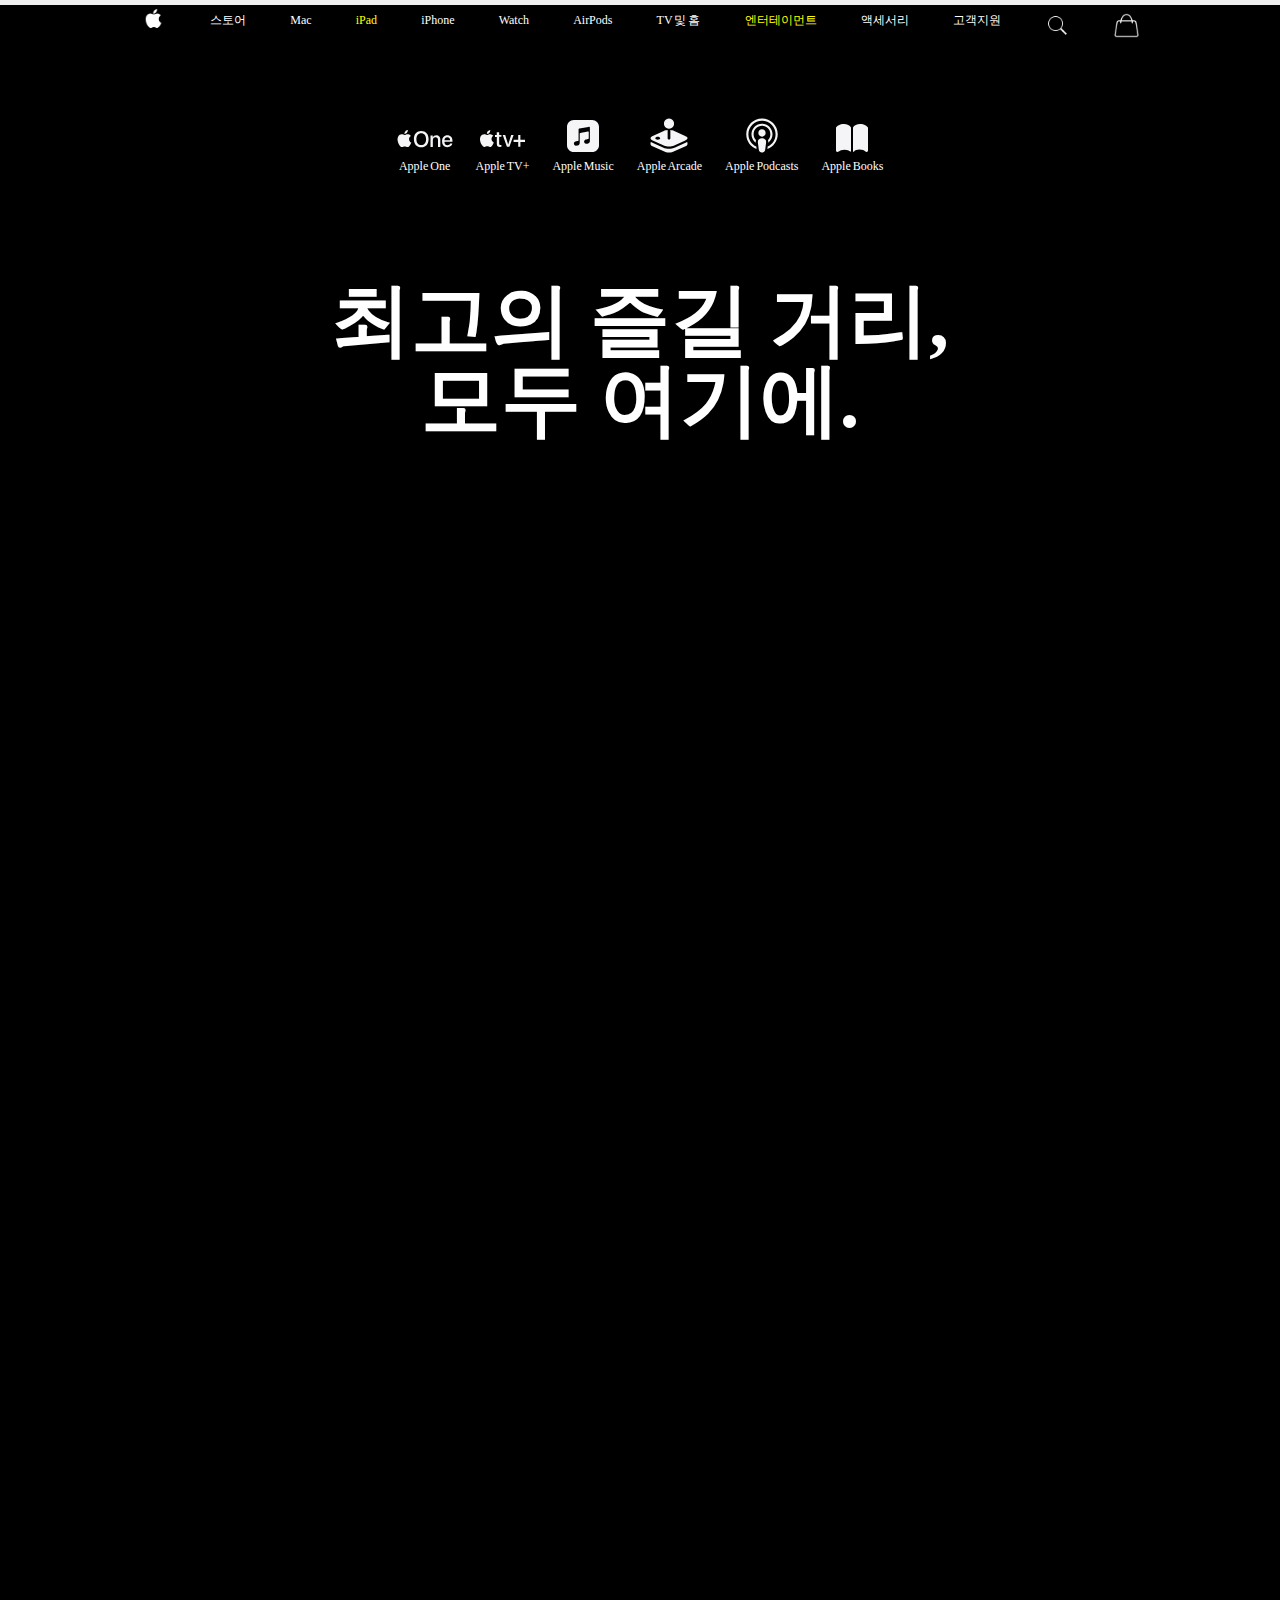
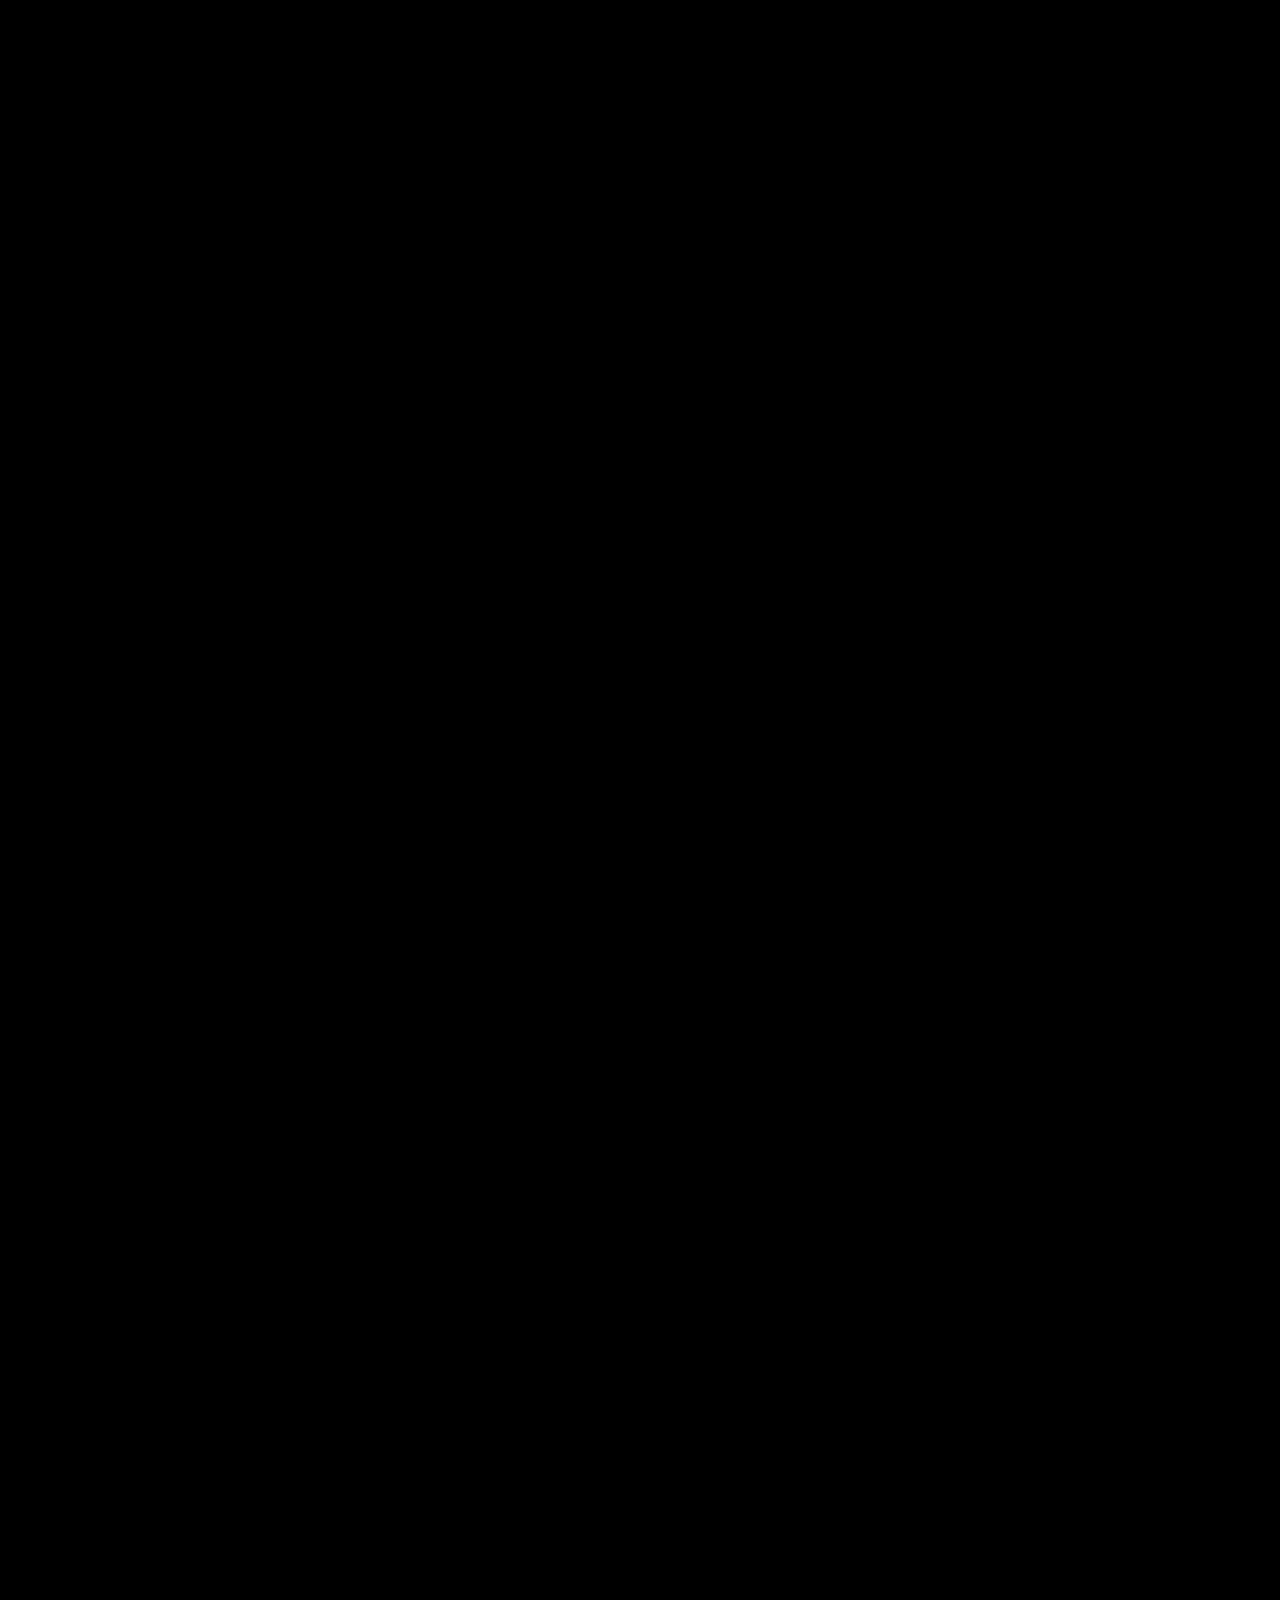
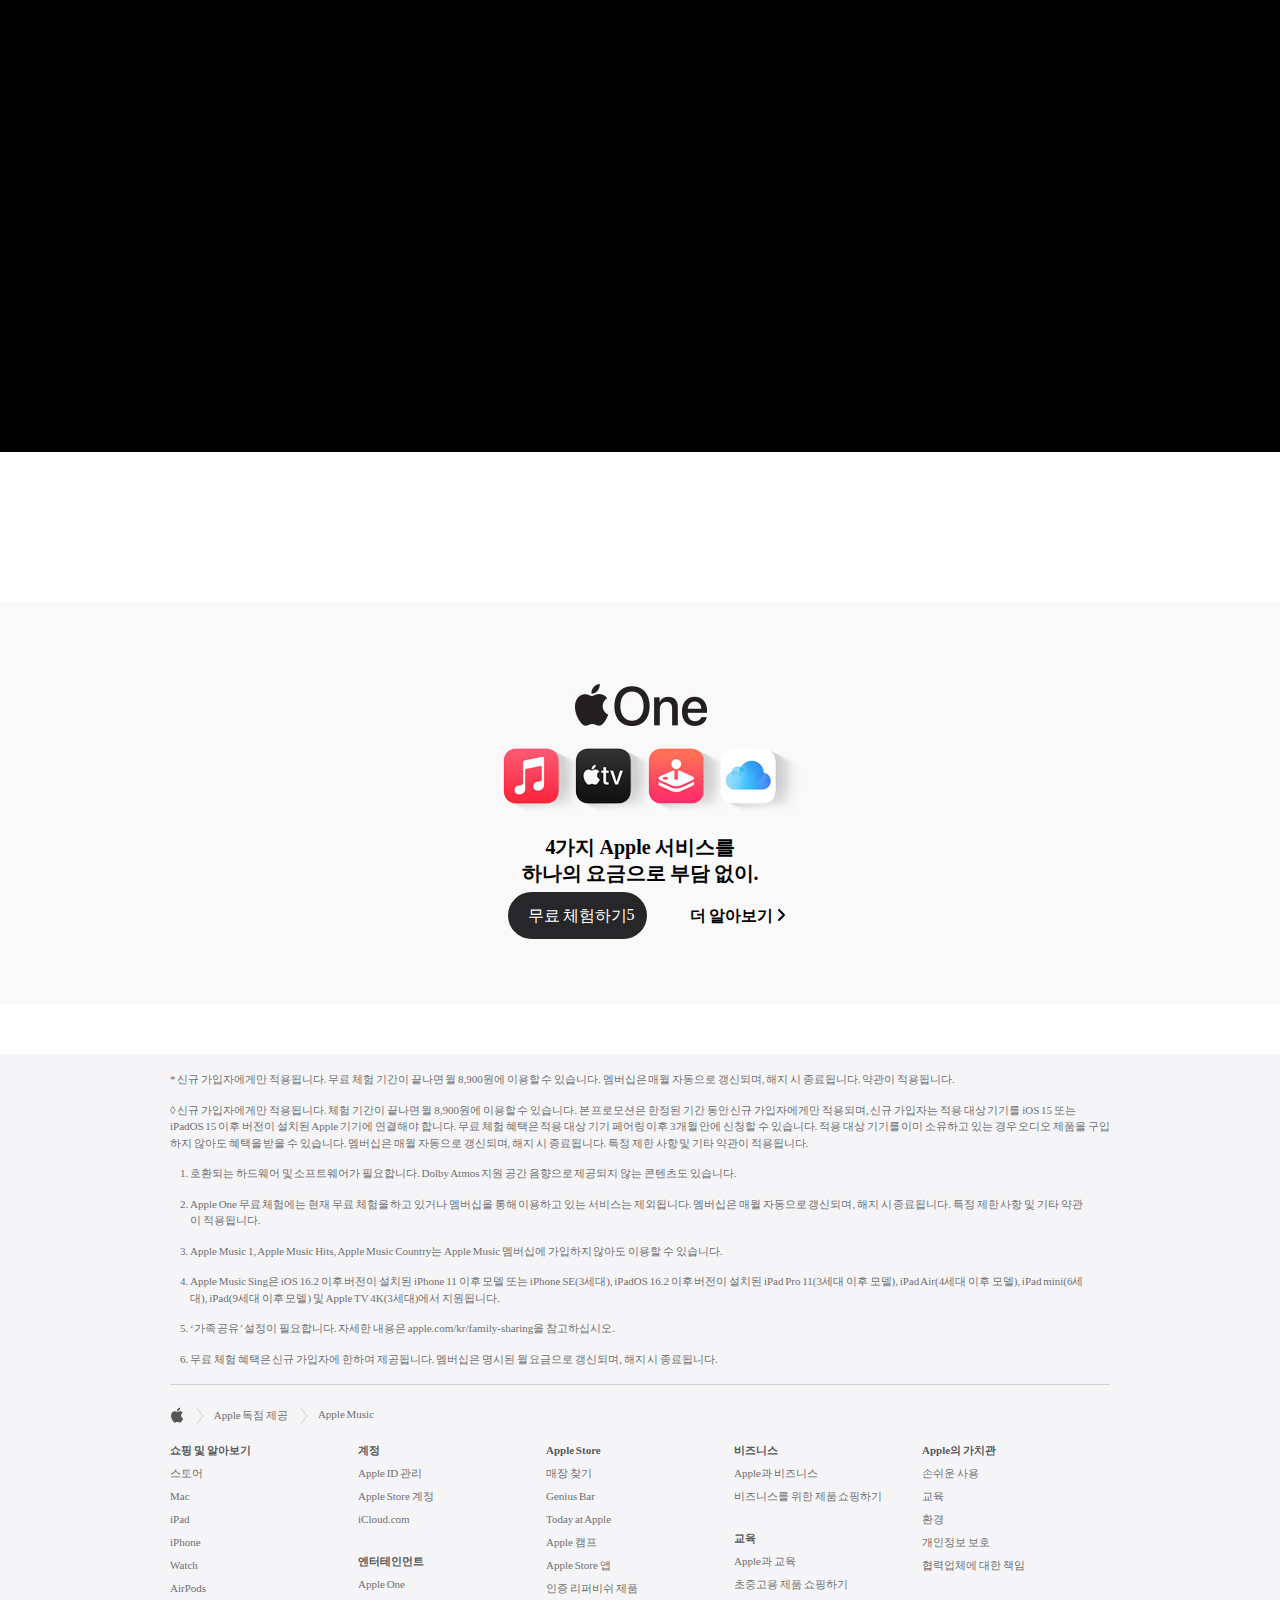
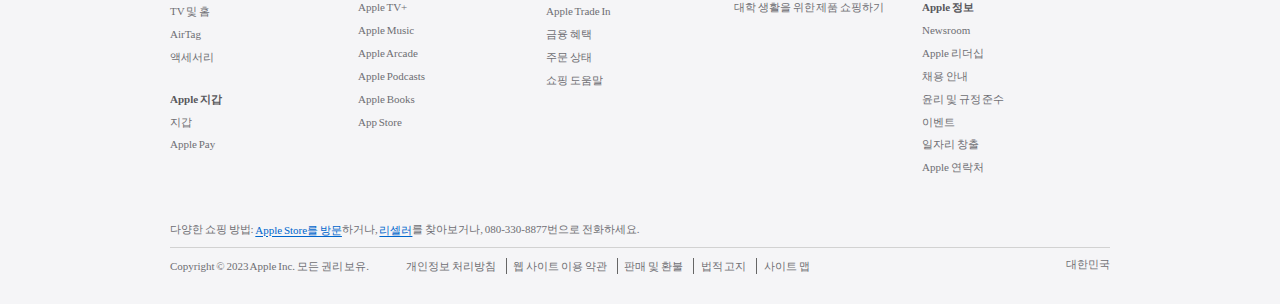
<file: Entertainment.html>
<!DOCTYPE html>
<html lang="ko">
  <head>
    <meta charset="UTF-8" />
    <meta http-equiv="X-UA-Compatible" content="IE=edge" />
    <meta name="viewport" content="width=device-width, initial-scale=1.0" />
    <title>엔터테인먼트</title>
    <link rel="stylesheet" href="css/setting.css" />
    <link rel="stylesheet" href="css/k_basic.css" />
    <link rel="stylesheet" href="css/Entertainment.css" />
    <link rel="stylesheet" href="css/k_media_1078.css" />
    <link rel="stylesheet" href="css/k_media_734.css" />
    <script src="js/prefixfree.min.js"></script>
    <script defer type="module" src="js/k_main.js"></script>
    <script defer src="js/Entertainment.js"></script>
  </head>
  <body>
    <header class="nttA">
      <div class="pc">
        <div class="progress_bar_wrap">
          <div class="progress_bar"></div>
        </div>

        <div id="wrap">
          <div class="header1">
            <ul class="header_ul">
              <h1>
                <a href="./index.html"><img src="img/logo2.png" alt=""" /></a>
              </h1>
              <li><a href="#">스토어</a></li>
              <li><a href="#">Mac</a></li>
              <li><a href="./ipad_pages.html">iPad</a></li>
              <li><a href="#">iPhone</a></li>
              <li><a href="#">Watch</a></li>
              <li><a href="#">AirPods</a></li>
              <li><a href="#">TV 및 홈</a></li>
              <li><a href="./Entertainment.html">엔터테이먼트</a></li>
              <li><a href="#">액세서리</a></li>
              <li><a href="#">고객지원</a></li>
              <li>
                <a href="#"><img src="img/icon2.png" alt="" /></a>
              </li>
              <li>
                <a href="#"><img src="img/shopping2.png" alt="" /></a>
              </li>
            </ul>
          </div>

          <!--header2에 마우스 올리면 나타나는 서브 메뉴-->
          <nav class="sub sub1">
            <div class="sub_container">
              <ul class="list">
                <li>
                  <a href="#"><small>쇼핑하기</small></a>
                </li>
                <li>
                  <a href="#"><b>최신 제품 쇼핑하기</b></a>
                </li>
                <li>
                  <a href="#"><b>Mac</b></a>
                </li>
                <li>
                  <a href="#"><b>iPad</b></a>
                </li>
                <li>
                  <a href="#"><b>iPhone</b></a>
                </li>
                <li>
                  <a href="#"><b>Apple Watch</b></a>
                </li>
                <li>
                  <a href="#"><b>액세서리</b></a>
                </li>
              </ul>
              <ul class="list">
                <li>
                  <a href="#"><small>빠른 링크</small></a>
                </li>
                <li><a href="#">매장 찾기</a></li>
                <li><a href="#">주문 상태</a></li>
                <li><a href="#">금융 혜택</a></li>
                <li><a href="#">Apple Trade In</a></li>
              </ul>
              <ul class="list">
                <li>
                  <a href="#"><small>특별 할인 쇼핑하기</small></a>
                </li>
                <li><a href="#">인증 리퍼비쉬 제품</a></li>
                <li><a href="#">교육</a></li>
                <li><a href="#">비지니스</a></li>
              </ul>
            </div>
            <div class="bg-opacity"></div>
          </nav>
          <nav class="sub sub2">
            <div class="sub_container">
              <ul class="list">
                <li>
                  <a href="#"><small>Mac 살펴보기</small></a>
                </li>
                <li>
                  <a href="#"><b>MacBook Air</b></a>
                </li>
                <li>
                  <a href="#"><b>MacBook Pro</b></a>
                </li>
                <li>
                  <a href="#"><b>iMac</b></a>
                </li>
                <li>
                  <a href="#"><b>Mac mini</b></a>
                </li>
                <li>
                  <a href="#"><b>Mac Studio</b></a>
                </li>
                <li>
                  <a href="#"><b>Mac Pro</b></a>
                </li>
                <li>
                  <a href="#"><b>디스플레이</b></a>
                </li>
                <li><a href="#">Mac 비교하기</a></li>
                <li><a href="#">Mac은 뭐든 척척</a></li>
                <li><a href="#">Mac 모두 살펴보기</a></li>
              </ul>
              <ul class="list">
                <li>
                  <a href="#"><small>Mac 쇼핑하기</small></a>
                </li>
                <li><a href="#">Mac 쇼핑하기</a></li>
                <li><a href="#">Mac 액세서리</a></li>
                <li><a href="#">금융 혜택</a></li>
                <li><a href="#">Apple Trade In</a></li>
              </ul>
              <ul class="list">
                <li>
                  <a href="#"><small>그 외 Mac 관련 항목</small></a>
                </li>
                <li><a href="#">Mac 지원</a></li>
                <li><a href="#">macOS Ventura</a></li>
                <li><a href="#">연속성</a></li>
                <li><a href="#">iCloud</a></li>
                <li><a href="#">Mac과 비지니스</a></li>
                <li><a href="#">교육</a></li>
              </ul>
            </div>
            <div class="bg-opacity"></div>
          </nav>
          <nav class="sub sub3">
            <div class="sub_container">
              <ul class="list">
                <li>
                  <a href="#"><small>iPad 살펴보기</small></a>
                </li>
                <li>
                  <a href="#"><b>iPad Pro</b></a>
                </li>
                <li>
                  <a href="#"><b>iPad Air</b></a>
                </li>
                <li>
                  <a href="#"><b>iPad</b></a>
                </li>
                <li>
                  <a href="#"><b>iPad mini</b></a>
                </li>
                <li>
                  <a href="#"><b>Apple Pencil</b></a>
                </li>
                <li>
                  <a href="#"><b>키보드</b></a>
                </li>
                <li><a href="./ipad_pages.html">iPad 비교하기</a></li>
                <li><a href="#">iPad를 선택하는 이유</a></li>
                <li><a href="#">iPad 모두 살펴보기</a></li>
              </ul>
              <ul class="list">
                <li>
                  <a href="#"><small>iPad 쇼핑하기</small></a>
                </li>
                <li><a href="#">iPad 쇼핑하기</a></li>
                <li><a href="#">iPad 액세서리</a></li>
                <li><a href="#">금융 혜택</a></li>
                <li><a href="#">Apple Trade In</a></li>
              </ul>
              <ul class="list">
                <li>
                  <a href="#"><small>그 외 iPad 관련 항목</small></a>
                </li>
                <li><a href="#">iPad 지원</a></li>
                <li><a href="#">iPadOS 16</a></li>
                <li><a href="#">iCloud</a></li>
                <li><a href="#">교육</a></li>
              </ul>
            </div>
            <div class="bg-opacity"></div>
          </nav>
          <nav class="sub sub4">
            <div class="sub_container">
              <ul class="list">
                <li>
                  <a href="#"><small>iPhone 살펴보기</small></a>
                </li>
                <li>
                  <a href="#"><b>iPhone 14 Pro</b></a>
                </li>
                <li>
                  <a href="#"><b>iPhone 14</b></a>
                </li>
                <li>
                  <a href="#"><b>iPhone 13</b></a>
                </li>
                <li>
                  <a href="#"><b>iPhone 12</b></a>
                </li>
                <li>
                  <a href="#"><b>iPhone SE</b></a>
                </li>
                <li><a href="#">iPhone 비교하기</a></li>
                <li><a href="#">iPhone으로 갈아타기</a></li>
                <li><a href="#">iPhone 모두 살펴보기</a></li>
              </ul>
              <ul class="list">
                <li>
                  <a href="#"><small>iPhone 쇼핑하기</small></a>
                </li>
                <li><a href="#">iPhone 쇼핑하기</a></li>
                <li><a href="#">iPhone 액세서리</a></li>
                <li><a href="#">Apple Trade In</a></li>
                <li><a href="#">금융 혜택</a></li>
              </ul>
              <ul class="list">
                <li>
                  <a href="#"><small>그 외 iPhone 관련 항목</small></a>
                </li>
                <li><a href="#">iphone 지원</a></li>
                <li><a href="#">iOS 16</a></li>
                <li><a href="#">iPhone의 개인정보 보호</a></li>
                <li><a href="#">iCloud</a></li>
                <li><a href="#">Apple 지갑, Apple Pay</a></li>
                <li><a href="#">Siri</a></li>
              </ul>
            </div>
            <div class="bg-opacity"></div>
          </nav>
          <nav class="sub sub5">
            <div class="sub_container">
              <ul class="list">
                <li>
                  <a href="#"><small>Watch 살펴보기</small></a>
                </li>
                <li>
                  <a href="#"><b>Apple Watch Ultra</b></a>
                </li>
                <li>
                  <a href="#"><b>Apple Watch Series 8</b></a>
                </li>
                <li>
                  <a href="#"><b>Apple Watch SE</b></a>
                </li>
                <li>
                  <a href="#"><b>Apple Watch Nike</b></a>
                </li>
                <li>
                  <a href="#"><b>Apple Watch Hermes</b></a>
                </li>
                <li><a href="#">Watch 비교하기</a></li>
                <li><a href="#">Apple Watch를 선택하는 이유</a></li>
                <li><a href="#">Apple Watch 모두 살펴보기</a></li>
              </ul>
              <ul class="list">
                <li>
                  <a href="#"><small>Watch 쇼핑하기</small></a>
                </li>
                <li><a href="#">Apple Watch 쇼핑하기</a></li>
                <li><a href="#">Apple Watch Studio</a></li>
                <li><a href="#">Apple Watch 밴드</a></li>
                <li><a href="#">Apple Watch 액세서리</a></li>
                <li><a href="#">금융 혜택</a></li>
                <li><a href="#">Apple Trade in</a></li>
              </ul>
              <ul class="list">
                <li>
                  <a href="#"><small>그 외 Watch 관련 항목</small></a>
                </li>
                <li><a href="#">Apple Watch 지원</a></li>
                <li><a href="#">WatchOS 9</a></li>
              </ul>
            </div>
            <div class="bg-opacity"></div>
          </nav>
          <nav class="sub sub6">
            <div class="sub_container">
              <ul class="list">
                <li>
                  <a href="#"><small>AirPods 살펴보기</small></a>
                </li>
                <li>
                  <a href="#"><b>AirPods 2세대</b></a>
                </li>
                <li>
                  <a href="#"><b>AirPods 3세대</b></a>
                </li>
                <li>
                  <a href="#"><b>AirPods Pro 2세대</b></a>
                </li>
                <li>
                  <a href="#"><b>AirPods Max</b></a>
                </li>
                <li><a href="#">AirPods 비교하기</a></li>
                <li><a href="#">AirPods 모두 살펴보기</a></li>
              </ul>
              <ul class="list">
                <li>
                  <a href="#"><small>AirPods 쇼핑하기</small></a>
                </li>
                <li><a href="#">AirPods 쇼핑하기</a></li>
                <li><a href="#">AirPods 액세서리</a></li>
              </ul>
              <ul class="list">
                <li>
                  <a href="#"><small>그 외 AirPods 관련 항목</small></a>
                </li>
                <li><a href="#">AirPods 지원</a></li>
                <li><a href="#">Apple Music</a></li>
              </ul>
            </div>
            <div class="bg-opacity"></div>
          </nav>
          <nav class="sub sub7">
            <div class="sub_container">
              <ul class="list">
                <li>
                  <a href="#"><small>TV 및 홈 살펴보기</small></a>
                </li>
                <li>
                  <a href="#"><b>Apple TV 4K</b></a>
                </li>
                <li>
                  <a href="#"><b>TV 및 홈 살펴보기</b></a>
                </li>
              </ul>
              <ul class="list">
                <li>
                  <a href="#"><small>TV 및 홈 쇼핑하기</small></a>
                </li>
                <li><a href="#">Apple TV 4K 쇼핑하기</a></li>
                <li><a href="#">Siri Remote 쇼핑하기</a></li>
                <li><a href="#">TV 및 홈 액세서리</a></li>
              </ul>
              <ul class="list">
                <li>
                  <a href="#"><small>그 외 TV 및 홈 관련 항목</small></a>
                </li>
                <li><a href="#">Apple TV 지원</a></li>
                <li><a href="#">Apple TV 앱</a></li>
                <li><a href="#">Apple TV +</a></li>
                <li><a href="#">홈 앱</a></li>
                <li><a href="#">Apple Music</a></li>
                <li><a href="#">Siri</a></li>
                <li><a href="#">AirPlay</a></li>
              </ul>
            </div>
            <div class="bg-opacity"></div>
          </nav>
          <nav class="sub sub8">
            <div class="sub_container">
              <ul class="list">
                <li>
                  <a href="#"><small>엔터테이먼트 살펴보기</small></a>
                </li>
                <li>
                  <a href="#"><b>Apple One</b></a>
                </li>
                <li>
                  <a href="#"><b>Apple TV+</b></a>
                </li>
                <li>
                  <a href="#"><b>Apple Music</b></a>
                </li>
                <li>
                  <a href="#"><b>Apple Arcade</b></a>
                </li>
                <li>
                  <a href="#"><b>Apple Podcasts</b></a>
                </li>
                <li>
                  <a href="#"><b>Apple Books</b></a>
                </li>
                <li>
                  <a href="#"><b>App store</b></a>
                </li>
                <li><a href="#">엔터테이먼트 살펴보기</a></li>
              </ul>
              <ul class="list">
                <li>
                  <a href="#"><small>Apple TV+ 지원</small></a>
                </li>
                <li><a href="#">Apple Music 지원</a></li>
              </ul>
            </div>
            <div class="bg-opacity"></div>
          </nav>
          <nav class="sub sub9">
            <div class="sub_container">
              <ul class="list">
                <li>
                  <a href="#"><small>액세서리 쇼핑하기</small></a>
                </li>
                <li>
                  <a href="#"><b>Mac</b></a>
                </li>
                <li>
                  <a href="#"><b>iPad</b></a>
                </li>
                <li>
                  <a href="#"><b>iPhone</b></a>
                </li>
                <li>
                  <a href="#"><b>Apple Watch</b></a>
                </li>
                <li>
                  <a href="#"><b>AirPods</b></a>
                </li>
                <li>
                  <a href="#"><b>TV 및 홈</b></a>
                </li>
                <li>
                  <a href="#"><b>액세서리 모두 쇼핑하기</b></a>
                </li>
              </ul>
              <ul class="list">
                <li>
                  <a href="#"><small>액세서리 살펴보기</small></a>
                </li>
                <li><a href="#">Apple 제작 정품</a></li>
                <li><a href="#">Beats by Dr.Dre</a></li>
                <li><a href="#">AirTag</a></li>
              </ul>
            </div>
            <div class="bg-opacity"></div>
          </nav>
          <nav class="sub sub10">
            <div class="sub_container">
              <ul class="list">
                <li>
                  <a href="#"><small>지원 상황 살펴보기</small></a>
                </li>
                <li>
                  <a href="#"><b>iPhone</b></a>
                </li>
                <li>
                  <a href="#"><b>Mac</b></a>
                </li>
                <li>
                  <a href="#"><b>iPad</b></a>
                </li>
                <li>
                  <a href="#"><b>Watch</b></a>
                </li>
                <li>
                  <a href="#"><b>AirPods</b></a>
                </li>
                <li>
                  <a href="#"><b>Music</b></a>
                </li>
                <li>
                  <a href="#"><b>TV</b></a>
                </li>
                <li><a href="#">지원 상황 살펴보기</a></li>
              </ul>
              <ul class="list">
                <li>
                  <a href="#"><small>도움받기</small></a>
                </li>
                <li><a href="#">커뮤니티</a></li>
                <li><a href="#">보장 상태 확인하기</a></li>
                <li><a href="#">수리</a></li>
                <li><a href="#">문의하기</a></li>
              </ul>
              <ul class="list">
                <li>
                  <a href="#"><small>유용한 주제</small></a>
                </li>
                <li><a href="#">AppleCare+ 구입하기</a></li>
                <li><a href="#">Apple ID 및 암호</a></li>
                <li><a href="#">청구 및 구독</a></li>
                <li><a href="#">나의 찾기</a></li>
                <li><a href="#">손쉬운 사용</a></li>
              </ul>
            </div>
            <div class="bg-opacity"></div>
          </nav>
        </div>
      </div>
    </header>
    <main>
      <div class="main_top_wrap">
        <!-- 상단부분 -->
        <div class="chapter_wrap">
          <!--엔터테이먼트 서브 바로가기 아이콘부분-->
          <div class="prev on">←</div>
          <div class="next">→</div>
          <ul class="chapters on">
            <li>
              <a href="#">
                <figure>
                  <img src="img/entert/apple_one_dark.svg" alt="" />
                </figure>
                <span>Apple One</span>
              </a>
            </li>
            <li>
              <a href="#">
                <figure>
                  <img src="img/entert/apple_tv_plus_dark.svg" alt="" />
                </figure>
                <span>Apple TV+</span>
              </a>
            </li>
            <li>
              <a href="#">
                <figure>
                  <img src="img/entert/apple_music_dark.svg" alt="" />
                </figure>
                <span>Apple Music</span>
              </a>
            </li>
            <li>
              <a href="#">
                <figure>
                  <img src="img/entert/apple_arcade_dark.svg" alt="" />
                </figure>
                <span>Apple Arcade</span>
              </a>
            </li>
            <li>
              <a href="#">
                <figure>
                  <img src="img/entert/podcasts_dark.svg" alt="" />
                </figure>
                <span>Apple Podcasts</span>
              </a>
            </li>
            <li>
              <a href="#">
                <figure><img src="img/entert/books_dark.svg" alt="" /></figure>
                <span>Apple Books</span>
              </a>
            </li>
          </ul>
        </div>
        <div class="title">
          <h1 class="on">
            최고의 즐길 거리,<br />
            모두 여기에.
          </h1>
          <div class="title_sub">
            <p class="on">
              각종 수상에 빛나는 영화, 정주행을 부르는 프로그램,<br
                class="on"
              />
              공간 음향으로 마스터링된 최애 음악,<br />
              여기에 방대한 스케일의 모바일 게임 컬렉션까지.<br class="on" />
              오직 Apple에서만 누릴 수 있는 최고의<br />
              엔터테인먼트와 경험을 만나보세요.
            </p>
          </div>
        </div>
        <div class="banner_wrap on">
          <div class="banner on">
            <div class="banner_icon">
              <img src="img/entert/logo_apple_one.jpg" alt="애플 one 로고" />
            </div>
            <div class="banner_info">
              <p>
                4가지 Apple 서비스를 <br class="on" />
                하나의 요금으로 부담 없이.
              </p>
            </div>
            <div class="banner_more">
              <a href="#"><span>더 알아보기</span></a>
            </div>
          </div>
        </div>
      </div>
      <div class="video_scroll_wrap on">
        <!--스크롤 기능 부분-->
        <section class="section1 section">
          <div class="video">
            <img src="img/entert/tv_startframe.jpg" alt="티비스타트" />
            <div class="video_info_wrap">
              <div class="video_info">
                <div class="video_info_top">
                  <img src="img/entert/apple_tv_icon.png" alt="" />
                  <h2>Apple TV+</h2>
                  <span>One 번들에 포함</span>
                </div>
                <div class="video_info_bottom">
                  <p>
                    수상에 빛나는 <br class="on" />
                    Apple Original 콘텐츠<br />
                    스트리밍을 모든 화면에서.
                  </p>
                </div>
              </div>
              <div class="video_button">
                <a href="#"
                  ><span class="video_free">무료 체험하기<sup>1</sup></span></a
                >
                <a href="#"><span class="video_more">더 알아보기</span></a>
              </div>
            </div>
          </div>
          <div class="slider_wrap">
            <div class="slider">
              <ul>
                <li data-id="slider-item-0">
                  <div class="slider_img">
                    <img
                      src="img/entert/slider1/slider_img1.jpg"
                      alt="'보리스 베커, 세상에 맞서다'"
                    />
                    <span>지금 시청하기</span>
                  </div>
                  <div class="slider_info">
                    <p class="slider_title">
                      '보리스 베커, 세상에 맞서다' - Boom! Boom! The World vs
                      Boris Becker
                    </p>
                    <p class="slider_subtitle">다큐멘터리</p>
                  </div>
                </li>
                <li data-id="slider-item-1">
                  <div class="slider_img">
                    <img
                      src="img/entert/slider1/slider_img2.jpg"
                      alt="'고스팅'"
                    />
                    <span>지금 시청하기</span>
                  </div>
                  <div class="slider_info">
                    <p class="slider_title">1 '고스팅' - Ghosted</p>
                    <p class="slider_subtitle">액션</p>
                  </div>
                </li>
                <li data-id="slider-item-2">
                  <div class="slider_img">
                    <img
                      src="img/entert/slider1/slider_img3.jpg"
                      alt="'신의 물방울'"
                    />
                    <span>지금 시청하기</span>
                  </div>
                  <div class="slider_info">
                    <p class="slider_title">'신의 물방울' - Drops of God</p>
                    <p class="slider_subtitle">드라마</p>
                  </div>
                </li>
                <li data-id="slider-item-3">
                  <div class="slider_img">
                    <img
                      src="img/entert/slider1/slider_img4.jpg"
                      alt="'자이언트: 거대 동물의 생존 방식’"
                    />
                    <span>지금 시청하기</span>
                  </div>
                  <div class="slider_info">
                    <p class="slider_title">
                      '자이언트: 거대 동물의 생존 방식’ - Big Beasts
                    </p>
                    <p class="slider_subtitle">다큐멘터리</p>
                  </div>
                </li>
                <li data-id="slider-item-4">
                  <div class="slider_img">
                    <img
                      src="img/entert/slider1/slider_img5.jpg"
                      alt="'넥스트 컨트리 슈퍼스타'"
                    />
                    <span>지금 시청하기</span>
                  </div>
                  <div class="slider_info">
                    <p class="slider_title">
                      '넥스트 컨트리 슈퍼스타' - My Kind of Country
                    </p>
                    <p class="slider_subtitle">리얼리티</p>
                  </div>
                </li>
                <li data-id="slider-item-5">
                  <div class="slider_img">
                    <img
                      src="img/entert/slider1/slider_img6.jpg"
                      alt="'제인'"
                    />
                    <span>지금 시청하기</span>
                  </div>
                  <div class="slider_info">
                    <p class="slider_title">'제인' - Jane</p>
                    <p class="slider_subtitle">키즈 & 가족</p>
                  </div>
                </li>
                <li data-id="slider-item-6">
                  <div class="slider_img">
                    <img
                      src="img/entert/slider1/slider_img7.jpg"
                      alt="'그가 나에게 말하지 않은 것'"
                    />
                    <span>지금 시청하기</span>
                  </div>
                  <div class="slider_info">
                    <p class="slider_title">
                      '그가 나에게 말하지 않은 것' - The Last Thing He Told Me
                    </p>
                    <p class="slider_subtitle">미스테리</p>
                  </div>
                </li>
                <li data-id="slider-item-7">
                  <div class="slider_img">
                    <img
                      src="img/entert/slider1/slider_img8.jpg"
                      alt="'테드 래소'"
                    />
                    <span>지금 시청하기</span>
                  </div>
                  <div class="slider_info">
                    <p class="slider_title">'테드 래소' - Ted Lasso</p>
                    <p class="slider_subtitle">코미디</p>
                  </div>
                </li>
                <li data-id="slider-item-8">
                  <div class="slider_img">
                    <img
                      src="img/entert/slider1/slider_img9.jpg"
                      alt="'테트리스'"
                    />
                    <span>지금 시청하기</span>
                  </div>
                  <div class="slider_info">
                    <p class="slider_title">'테트리스' - Tetris</p>
                    <p class="slider_subtitle">스릴러</p>
                  </div>
                </li>
                <li data-id="slider-item-9">
                  <div class="slider_img">
                    <img
                      src="img/entert/slider1/slider_img10.jpg"
                      alt="'아기 부엉이 에바의 일기'"
                    />
                    <span>지금 시청하기</span>
                  </div>
                  <div class="slider_info">
                    <p class="slider_title">
                      '아기 부엉이 에바의 일기' - Eva the Owlet
                    </p>
                    <p class="slider_subtitle">키즈 & 가족</p>
                  </div>
                </li>
                <li data-id="slider-item-10">
                  <div class="slider_img">
                    <img
                      src="img/entert/slider1/slider_img11.jpg"
                      alt="'친애하는…'"
                    />
                    <span>지금 시청하기</span>
                  </div>
                  <div class="slider_info">
                    <p class="slider_title">'친애하는…' - Dear…</p>
                    <p class="slider_subtitle">다큐멘터리</p>
                  </div>
                </li>
                <li data-id="slider-item-11">
                  <div class="slider_img">
                    <img
                      src="img/entert/slider1/slider_img12.jpg"
                      alt="'운명을 읽는 기계'"
                    />
                    <span>지금 시청하기</span>
                  </div>
                  <div class="slider_info">
                    <p class="slider_title">
                      '운명을 읽는 기계' - The Big Door Prize
                    </p>
                    <p class="slider_subtitle">코미디</p>
                  </div>
                </li>
                <li data-id="slider-item-12">
                  <div class="slider_img">
                    <img
                      src="img/entert/slider1/slider_img13.jpg"
                      alt="'슈미가둔!'"
                    />
                    <span>지금 시청하기</span>
                  </div>
                  <div class="slider_info">
                    <p class="slider_title">'슈미가둔!' - Schmigadoon!</p>
                    <p class="slider_subtitle">코미디</p>
                  </div>
                </li>
                <li data-id="slider-item-13">
                  <div class="slider_img">
                    <img
                      src="img/entert/slider1/slider_img14.jpg"
                      alt="'2050: 벼랑 끝 인류'"
                    />
                    <span>지금 시청하기</span>
                  </div>
                  <div class="slider_info">
                    <p class="slider_title">
                      '2050: 벼랑 끝 인류' - Extrapolations
                    </p>
                    <p class="slider_subtitle">드라마</p>
                  </div>
                </li>
              </ul>
            </div>
          </div>
        </section>
        <section class="section2 section">
          <div class="video">
            <img src="img/entert/music_startframe.jpg" alt="뮤직스타트" />
            <div class="video_info_wrap">
              <div class="video_info">
                <div class="video_info_top">
                  <img src="img/entert/music_icon.png" alt="" />
                  <h2>Apple Music</h2>
                  <span>One 번들에 포함</span>
                </div>
                <div class="video_info_bottom">
                  <p>
                    최애곡을 Dolby Atmos 지원 <br />
                    공간 음향으로.<sup>2</sup>
                  </p>
                </div>
              </div>
              <div class="video_button">
                <a href="#"
                  ><span class="video_free">무료 체험하기<sup>3</sup></span></a
                >
                <a href="#"><span class="video_more">더 알아보기</span></a>
              </div>
            </div>
          </div>
          <div class="slider_wrap">
            <div class="slider">
              <ul>
                <li data-id="slider-item-0">
                  <div class="slider_img">
                    <img
                      src="img/entert/slider2/slider2_img1.jpg"
                      alt="편안한 피아노 음악"
                    />
                    <span>지금 듣기</span>
                  </div>
                  <div class="slider_info">
                    <p class="slider_title">편안한 피아노 음악</p>
                    <p class="slider_subtitle">Apple Music Classical</p>
                  </div>
                </li>
                <li data-id="slider-item-1">
                  <div class="slider_img">
                    <img
                      src="img/entert/slider2/slider2_img2.jpg"
                      alt="Rap Life"
                    />
                    <span>지금 듣기</span>
                  </div>
                  <div class="slider_info">
                    <p class="slider_title">Rap Life</p>
                    <p class="slider_subtitle">Apple Music 힙합/랩</p>
                  </div>
                </li>
                <li data-id="slider-item-2">
                  <div class="slider_img">
                    <img
                      src="img/entert/slider2/slider2_img3.jpg"
                      alt="A-List: K-Pop"
                    />
                    <span>지금 듣기</span>
                  </div>
                  <div class="slider_info">
                    <p class="slider_title">A-List: K-Pop</p>
                    <p class="slider_subtitle">Apple Music K-Pop</p>
                  </div>
                </li>
                <li data-id="slider-item-3">
                  <div class="slider_img">
                    <img
                      src="img/entert/slider2/slider2_img4.jpg"
                      alt="끝없는 빗소리"
                    />
                    <span>지금 듣기</span>
                  </div>
                  <div class="slider_info">
                    <p class="slider_title">끝없는 빗소리</p>
                    <p class="slider_subtitle">Apple Music 숙면</p>
                  </div>
                </li>
                <li data-id="slider-item-4">
                  <div class="slider_img">
                    <img
                      src="img/entert/slider2/slider2_img5.jpg"
                      alt="danceXL"
                    />
                    <span>지금 듣기</span>
                  </div>
                  <div class="slider_info">
                    <p class="slider_title">danceXL</p>
                    <p class="slider_subtitle">Apple Music 댄스</p>
                  </div>
                </li>
                <li data-id="slider-item-5">
                  <div class="slider_img">
                    <img
                      src="img/entert/slider2/slider2_img6.jpg"
                      alt="서울 어반 사운드"
                    />
                    <span>지금 듣기</span>
                  </div>
                  <div class="slider_info">
                    <p class="slider_title">서울 어반 사운드</p>
                    <p class="slider_subtitle">Apple Music</p>
                  </div>
                </li>
                <li data-id="slider-item-6">
                  <div class="slider_img">
                    <img
                      src="img/entert/slider2/slider2_img7.jpg"
                      alt="ALT CTRL"
                    />
                    <span>지금 듣기</span>
                  </div>
                  <div class="slider_info">
                    <p class="slider_title">ALT CTRL</p>
                    <p class="slider_subtitle">Apple Music 얼터너티브</p>
                  </div>
                </li>
                <li data-id="slider-item-7">
                  <div class="slider_img">
                    <img
                      src="img/entert/slider2/slider2_img8.jpg"
                      alt="오늘의 어쿠스틱"
                    />
                    <span>지금 듣기</span>
                  </div>
                  <div class="slider_info">
                    <p class="slider_title">오늘의 어쿠스틱</p>
                    <p class="slider_subtitle">Apple Music 어쿠스틱</p>
                  </div>
                </li>
                <li data-id="slider-item-8">
                  <div class="slider_img">
                    <img
                      src="img/entert/slider2/slider2_img9.jpg"
                      alt="A-List Pop"
                    />
                    <span>지금 듣기</span>
                  </div>
                  <div class="slider_info">
                    <p class="slider_title">A-List Pop</p>
                    <p class="slider_subtitle">Apple Music 팝</p>
                  </div>
                </li>
                <li data-id="slider-item-9">
                  <div class="slider_img">
                    <img
                      src="img/entert/slider2/slider2_img10.jpg"
                      alt="대한민국 대표 힙합"
                    />
                    <span>지금 듣기</span>
                  </div>
                  <div class="slider_info">
                    <p class="slider_title">대한민국 대표 힙합</p>
                    <p class="slider_subtitle">Apple Music 힙합/랩</p>
                  </div>
                </li>
                <li data-id="slider-item-10">
                  <div class="slider_img">
                    <img
                      src="img/entert/slider2/slider2_img11.jpg"
                      alt="오늘의 신곡"
                    />
                    <span>지금 듣기</span>
                  </div>
                  <div class="slider_info">
                    <p class="slider_title">오늘의 신곡</p>
                    <p class="slider_subtitle">Apple Music</p>
                  </div>
                </li>
                <li data-id="slider-item-11">
                  <div class="slider_img">
                    <img src="img/entert/slider2/slider2_img12.jpg" alt="" />
                    <span>지금 듣기</span>
                  </div>
                  <div class="slider_info">
                    <p class="slider_title">칠 아웃 K-Pop</p>
                    <p class="slider_subtitle">Apple Music K-Pop</p>
                  </div>
                </li>
                <li data-id="slider-item-12">
                  <div class="slider_img">
                    <img
                      src="img/entert/slider2/slider2_img13.jpg"
                      alt="새로운 록 사운드"
                    />
                    <span>지금 듣기</span>
                  </div>
                  <div class="slider_info">
                    <p class="slider_title">새로운 록 사운드</p>
                    <p class="slider_subtitle">Apple Music 록</p>
                  </div>
                </li>
                <li data-id="slider-item-13">
                  <div class="slider_img">
                    <img
                      src="img/entert/slider2/slider2_img14.jpg"
                      alt="R&B Now"
                    />
                    <span>지금 듣기</span>
                  </div>
                  <div class="slider_info">
                    <p class="slider_title">R&B Now</p>
                    <p class="slider_subtitle">Apple Music R&B</p>
                  </div>
                </li>
              </ul>
            </div>
          </div>
        </section>
        <section class="section3 section">
          <div class="video">
            <img
              src="img/entert/arcade_startframe_jetpack.jpg"
              alt="아케이드 제트팩"
            />
            <div class="video_info_wrap">
              <div class="video_info">
                <div class="video_info_top">
                  <img src="img/entert/arcade_icon.png" alt="" />
                  <h2>Apple Arcade</h2>
                  <span>One 번들에 포함</span>
                </div>
                <div class="video_info_bottom">
                  <p>
                    남녀노소 누구나 즐길 수 있는<br />
                    최고의 모바일 게임 컬렉션.
                  </p>
                </div>
              </div>
              <div class="video_button">
                <a href="#"
                  ><span class="video_free">무료 체험하기<sup>4</sup></span></a
                >
                <a href="#"><span class="video_more">더 알아보기</span></a>
              </div>
            </div>
          </div>
          <div class="slider_wrap">
            <div class="slider">
              <ul>
                <li data-id="slider-item-0">
                  <div class="slider_img">
                    <img
                      src="img/entert/slider3/slider3_img1.jpg"
                      alt="NBA 2K23 Arcade Edition"
                    />
                    <span>지금 플레이하기</span>
                  </div>
                  <div class="slider_info">
                    <p class="slider_title">NBA 2K23 Arcade Edition</p>
                    <p class="slider_subtitle">marquee-subtitle</p>
                  </div>
                </li>
                <li data-id="slider-item-1">
                  <div class="slider_img">
                    <img
                      src="img/entert/slider3/slider3_img2.jpg"
                      alt="My Little Pony: 메어 머지"
                    />
                    <span>지금 플레이하기</span>
                  </div>
                  <div class="slider_info">
                    <p class="slider_title">My Little Pony: 메어 머지</p>
                    <p class="slider_subtitle">가족</p>
                  </div>
                </li>
                <li data-id="slider-item-2">
                  <div class="slider_img">
                    <img
                      src="img/entert/slider3/slider3_img3.jpg"
                      alt="Football Manager 2023 Touch"
                    />
                    <span>지금 플레이하기</span>
                  </div>
                  <div class="slider_info">
                    <p class="slider_title">Football Manager 2023 Touch</p>
                    <p class="slider_subtitle">스포츠</p>
                  </div>
                </li>
                <li data-id="slider-item-3">
                  <div class="slider_img">
                    <img
                      src="img/entert/slider3/slider3_img4.jpg"
                      alt="Jetpack Joyride 2"
                    />
                    <span>지금 플레이하기</span>
                  </div>
                  <div class="slider_info">
                    <p class="slider_title">Jetpack Joyride 2</p>
                    <p class="slider_subtitle">액션</p>
                  </div>
                </li>
                <li data-id="slider-item-4">
                  <div class="slider_img">
                    <img
                      src="img/entert/slider3/slider3_img5.jpg"
                      alt="쿠킹마마：새로운 주방"
                    />
                    <span>지금 플레이하기</span>
                  </div>
                  <div class="slider_info">
                    <p class="slider_title">쿠킹마마：새로운 주방</p>
                    <p class="slider_subtitle">가족</p>
                  </div>
                </li>
                <li data-id="slider-item-5">
                  <div class="slider_img">
                    <img
                      src="img/entert/slider3/slider3_img6.jpg"
                      alt="Shovel Knight Dig"
                    />
                    <span>지금 플레이하기</span>
                  </div>
                  <div class="slider_info">
                    <p class="slider_title">Shovel Knight Dig</p>
                    <p class="slider_subtitle">액션</p>
                  </div>
                </li>
                <li data-id="slider-item-6">
                  <div class="slider_img">
                    <img
                      src="img/entert/slider3/slider3_img7.jpg"
                      alt="Subway Surfers Tag"
                    />
                    <span>지금 플레이하기</span>
                  </div>
                  <div class="slider_info">
                    <p class="slider_title">Subway Surfers Tag</p>
                    <p class="slider_subtitle">액션</p>
                  </div>
                </li>
                <li data-id="slider-item-7">
                  <div class="slider_img">
                    <img
                      src="img/entert/slider3/slider3_img8.jpg"
                      alt="Warped Kart Racers"
                    />
                    <span>지금 플레이하기</span>
                  </div>
                  <div class="slider_info">
                    <p class="slider_title">Warped Kart Racers</p>
                    <p class="slider_subtitle">레이싱</p>
                  </div>
                </li>
                <li data-id="slider-item-8">
                  <div class="slider_img">
                    <img
                      src="img/entert/slider3/slider3_img9.jpg"
                      alt="Sneaky Sasquatch"
                    />
                    <span>지금 플레이하기</span>
                  </div>
                  <div class="slider_info">
                    <p class="slider_title">Sneaky Sasquatch</p>
                    <p class="slider_subtitle">어드벤처</p>
                  </div>
                </li>
                <li data-id="slider-item-9">
                  <div class="slider_img">
                    <img
                      src="img/entert/slider3/slider3_img10.jpg"
                      alt="Angry Birds Reloaded"
                    />
                    <span>지금 플레이하기</span>
                  </div>
                  <div class="slider_info">
                    <p class="slider_title">Angry Birds Reloaded</p>
                    <p class="slider_subtitle">액션</p>
                  </div>
                </li>
                <li data-id="slider-item-10">
                  <div class="slider_img">
                    <img
                      src="img/entert/slider3/slider3_img11.jpg"
                      alt="Solitaire by MobilityWare+"
                    />
                    <span>지금 플레이하기</span>
                  </div>
                  <div class="slider_info">
                    <p class="slider_title">Solitaire by MobilityWare+</p>
                    <p class="slider_subtitle">카드</p>
                  </div>
                </li>
                <li data-id="slider-item-11">
                  <div class="slider_img">
                    <img
                      src="img/entert/slider3/slider3_img12.jpg"
                      alt="Mini Motorways"
                    />
                    <span>지금 플레이하기</span>
                  </div>
                  <div class="slider_info">
                    <p class="slider_title">Mini Motorways</p>
                    <p class="slider_subtitle">전략</p>
                  </div>
                </li>
                <li data-id="slider-item-12">
                  <div class="slider_img">
                    <img
                      src="img/entert/slider3/slider3_img13.jpg"
                      alt="SpongeBob: Patty Pursuit"
                    />
                    <span>지금 플레이하기</span>
                  </div>
                  <div class="slider_info">
                    <p class="slider_title">SpongeBob: Patty Pursuit</p>
                    <p class="slider_subtitle">어드벤처</p>
                  </div>
                </li>
                <li data-id="slider-item-13">
                  <div class="slider_img">
                    <img
                      src="img/entert/slider3/slider3_img14.jpg"
                      alt="Sonic Racing"
                    />
                    <span>지금 플레이하기</span>
                  </div>
                  <div class="slider_info">
                    <p class="slider_title">Sonic Racing</p>
                    <p class="slider_subtitle">레이싱</p>
                  </div>
                </li>
              </ul>
            </div>
          </div>
        </section>
      </div>
      <div class="main_bottom_wrap">
        <!-- 하단부분 -->
        <div class="bottom_banner">
          <div class="bottom_title">
            <img src="img/entert/full_apple_one.jpg" alt="apple one logo" />
          </div>
          <div class="bottom_icon">
            <img
              src="img/entert/apple_services_icons.png"
              alt="music,tv,arcade,cloud icons"
            />
          </div>
          <div class="bottom_info">
            <p>
              4가지 Apple 서비스를<br />
              하나의 요금으로 부담 없이.
            </p>
          </div>
          <div class="bottom_buttons">
            <a href="#"
              ><span class="bottom_free">무료 체험하기<sup>5</sup></span></a
            >
            <a href="#"><span class="bottom_more">더 알아보기</span></a>
          </div>
        </div>
      </div>
    </main>

    <footer id="footer">
      <div class="inner">
        <section class="footer_notice">
          <p>
            * 신규 가입자에게만 적용됩니다. 무료 체험 기간이 끝나면 월 8,900원에
            이용할 수 있습니다. 멤버십은 매월 자동으로 갱신되며, 해지 시
            종료됩니다. 약관이 적용됩니다.
          </p>
          <p>
            ◊ 신규 가입자에게만 적용됩니다. 체험 기간이 끝나면 월 8,900원에
            이용할 수 있습니다. 본 프로모션은 한정된 기간 동안 신규 가입자에게만
            적용되며, 신규 가입자는 적용 대상 기기를 iOS 15 또는 iPadOS 15 이후
            버전이 설치된 Apple 기기에 연결해야 합니다. 무료 체험 혜택은 적용
            대상 기기 페어링 이후 3개월 안에 신청할 수 있습니다. 적용 대상
            기기를 이미 소유하고 있는 경우 오디오 제품을 구입하지 않아도 혜택을
            받을 수 있습니다. 멤버십은 매월 자동으로 갱신되며, 해지 시
            종료됩니다. 특정 제한 사항 및 기타 약관이 적용됩니다.
          </p>
          <ol>
            <li>
              호환되는 하드웨어 및 소프트웨어가 필요합니다. Dolby Atmos 지원
              공간 음향으로 제공되지 않는 콘텐츠도 있습니다.
            </li>
            <li>
              Apple One 무료 체험에는 현재 무료 체험을 하고 있거나 멤버십을 통해
              이용하고 있는 서비스는 제외됩니다. 멤버십은 매월 자동으로
              갱신되며, 해지 시 종료됩니다. 특정 제한 사항 및 기타 약관이
              적용됩니다.
            </li>
            <li>
              Apple Music 1, Apple Music Hits, Apple Music Country는 Apple Music
              멤버십에 가입하지 않아도 이용할 수 있습니다.
            </li>
            <li>
              Apple Music Sing은 iOS 16.2 이후 버전이 설치된 iPhone 11 이후 모델
              또는 iPhone SE(3세대), iPadOS 16.2 이후 버전이 설치된 iPad Pro
              11(3세대 이후 모델), iPad Air(4세대 이후 모델), iPad mini(6세대),
              iPad(9세대 이후 모델) 및 Apple TV 4K(3세대)에서 지원됩니다.
            </li>
            <li>
              ‘가족 공유’ 설정이 필요합니다. 자세한 내용은
              apple.com/kr/family-sharing을 참고하십시오.
            </li>
            <li>
              무료 체험 혜택은 신규 가입자에 한하여 제공됩니다. 멤버십은 명시된
              월 요금으로 갱신되며, 해지 시 종료됩니다.
            </li>
          </ol>
        </section>

        <div class="nav">
          <ul>
            <li class="footer_logo"><a href="#">logo</a></li>
            <li><a href="#">Apple 독점 제공</a></li>
            <li>Apple Music</li>
          </ul>
        </div>

        <div class="footer_list_wrap">
          <div class="footer_list">
            <div class="footer_list_top">
              <h3>쇼핑 및 알아보기</h3>
              <ul>
                <li><a href="#">스토어</a></li>
                <li><a href="#">Mac</a></li>
                <li><a href="#">iPad</a></li>
                <li><a href="#">iPhone</a></li>
                <li><a href="#">Watch</a></li>
                <li><a href="#">AirPods</a></li>
                <li><a href="#">TV 및 홈</a></li>
                <li><a href="#">AirTag</a></li>
                <li><a href="#">액세서리</a></li>
              </ul>
            </div>
            <div class="footer_list_bottom">
              <h3>Apple 지갑</h3>
              <ul>
                <li><a href="#">지갑</a></li>
                <li><a href="#">Apple Pay</a></li>
              </ul>
            </div>
          </div>

          <div class="footer_list">
            <div class="footer_list_top">
              <h3>계정</h3>
              <ul>
                <li><a href="#">Apple ID 관리</a></li>
                <li><a href="#">Apple Store 계정</a></li>
                <li><a href="#">iCloud.com</a></li>
              </ul>
            </div>
            <div class="footer_list_bottom">
              <h3>엔터테인먼트</h3>
              <ul>
                <li><a href="#">Apple One</a></li>
                <li><a href="#">Apple TV+</a></li>
                <li><a href="#">Apple Music</a></li>
                <li><a href="#">Apple Arcade</a></li>
                <li><a href="#">Apple Podcasts</a></li>
                <li><a href="#">Apple Books</a></li>
                <li><a href="#">App Store</a></li>
              </ul>
            </div>
          </div>

          <div class="footer_list">
            <h3>Apple Store</h3>
            <ul>
              <li><a href="#">매장 찾기</a></li>
              <li><a href="#">Genius Bar</a></li>
              <li><a href="#">Today at Apple</a></li>
              <li><a href="#">Apple 캠프</a></li>
              <li><a href="#">Apple Store 앱</a></li>
              <li><a href="#">인증 리퍼비쉬 제품</a></li>
              <li><a href="#">Apple Trade In</a></li>
              <li><a href="#">금융 혜택</a></li>
              <li><a href="#">주문 상태</a></li>
              <li><a href="#">쇼핑 도움말</a></li>
            </ul>
          </div>

          <div class="footer_list">
            <div class="footer_list_top">
              <h3>비즈니스</h3>
              <ul>
                <li><a href="#">Apple과 비즈니스</a></li>
                <li><a href="#">비즈니스를 위한 제품 쇼핑하기</a></li>
              </ul>
            </div>
            <div class="footer_list_bottom">
              <h3>교육</h3>
              <ul>
                <li><a href="#">Apple과 교육</a></li>
                <li><a href="#">초중고용 제품 쇼핑하기</a></li>
                <li><a href="#">대학 생활을 위한 제품 쇼핑하기</a></li>
              </ul>
            </div>
          </div>

          <div class="footer_list">
            <div class="footer_list_top">
              <h3>Apple의 가치관</h3>
              <ul>
                <li><a href="#">손쉬운 사용</a></li>
                <li><a href="#">교육</a></li>
                <li><a href="#">환경</a></li>
                <li><a href="#">개인정보 보호</a></li>
                <li><a href="#">협력업체에 대한 책임</a></li>
              </ul>
            </div>
            <div class="footer_list_bottom">
              <h3>Apple 정보</h3>
              <ul>
                <li><a href="#">Newsroom</a></li>
                <li><a href="#">Apple 리더십</a></li>
                <li><a href="#">채용 안내</a></li>
                <li><a href="#">윤리 및 규정 준수</a></li>
                <li><a href="#">이벤트</a></li>
                <li><a href="#">일자리 창출</a></li>
                <li><a href="#">Apple 연락처</a></li>
              </ul>
            </div>
          </div>
        </div>

        <div class="footer_bottom">
          <div class="footer_shopping">
            다양한 쇼핑 방법: <a href="#">Apple Store를 방문</a>하거나,
            <a href="#">리셀러</a>를 찾아보거나, 080-330-8877번으로 전화하세요.
          </div>

          <div class="footer_locale">
            <a href="#">대한민국</a>
          </div>

          <div class="footer_copy">
            <span>Copyright &copy; 2023 Apple Inc. 모든 권리 보유.</span>
            <ul>
              <li><a href="#">개인정보 처리방침</a></li>
              <li><a href="#">웹 사이트 이용 약관</a></li>
              <li><a href="#">판매 및 환불</a></li>
              <li><a href="#">법적 고지</a></li>
              <li><a href="#">사이트 맵</a></li>
            </ul>
          </div>
        </div>
      </div>
    </footer>
    <div class="form_wrap">
      <div class="form"></div>
    </div>
  </body>
</html>
</file>
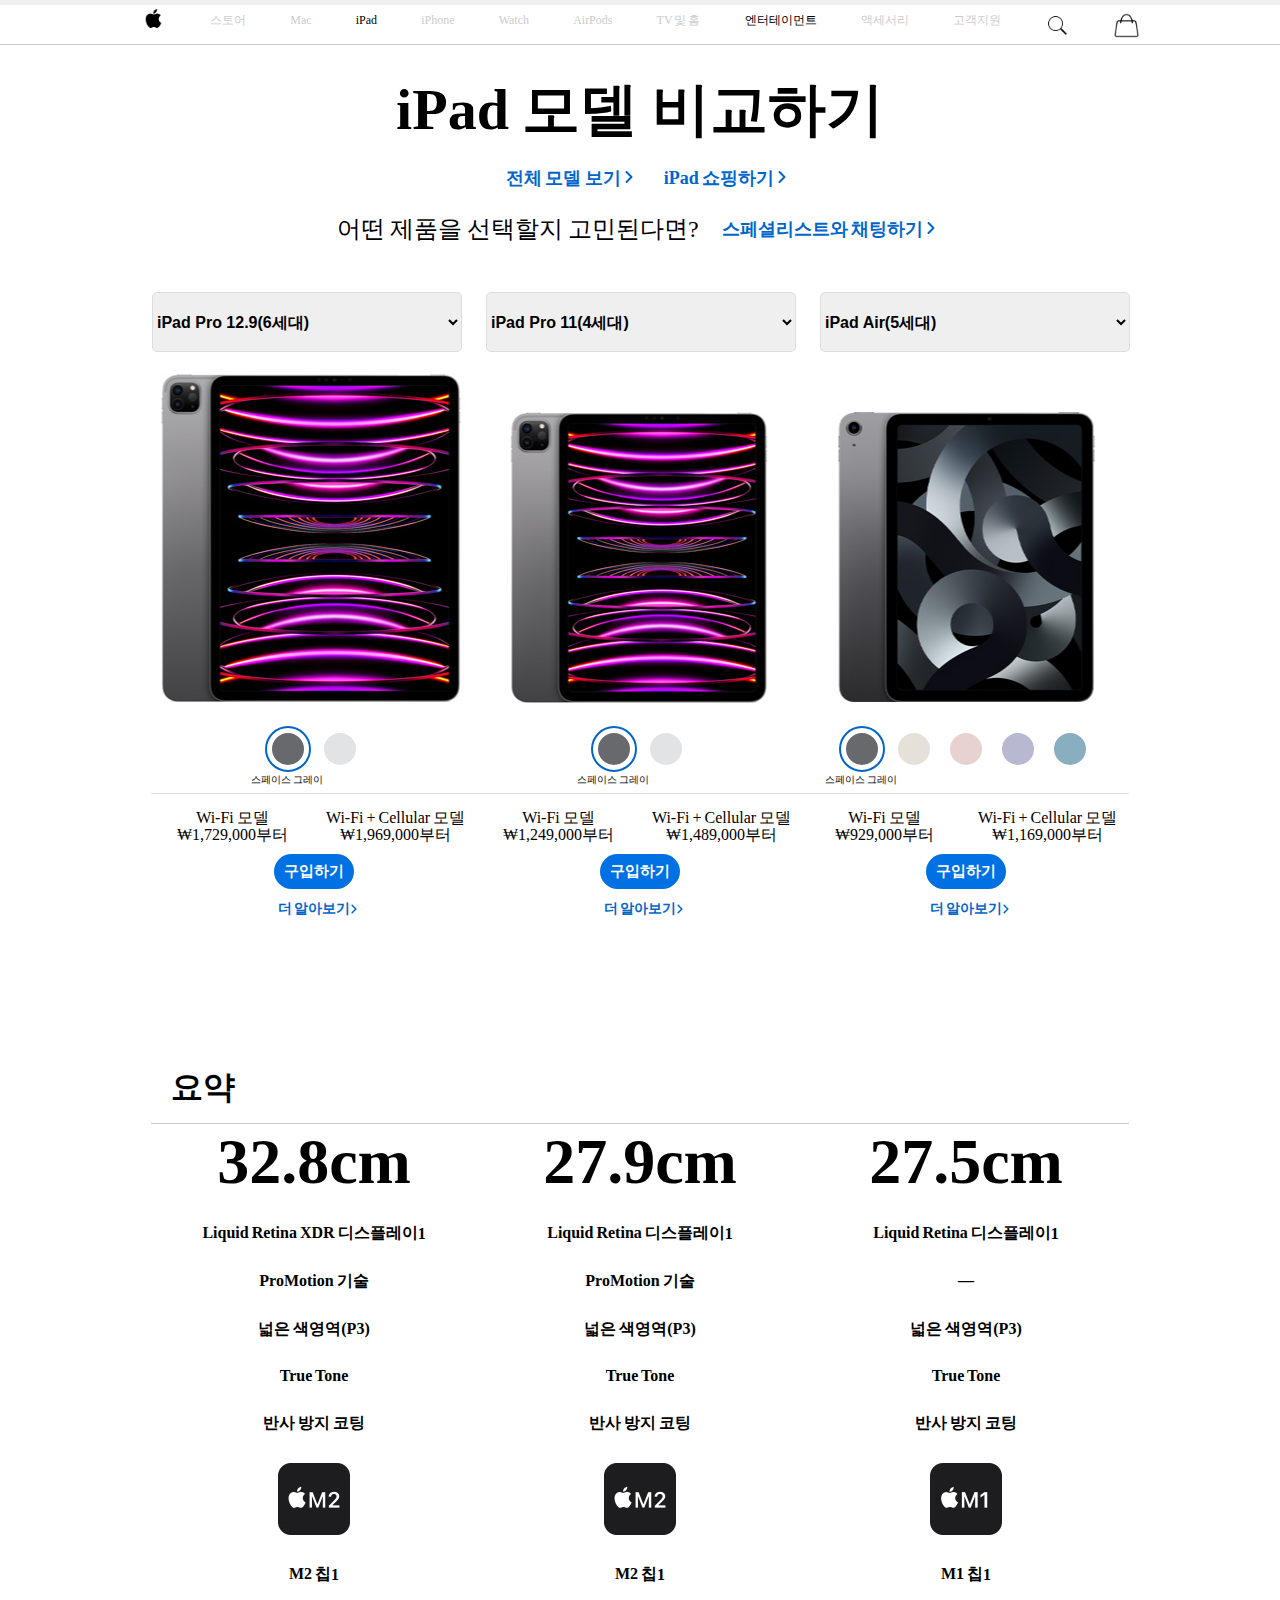
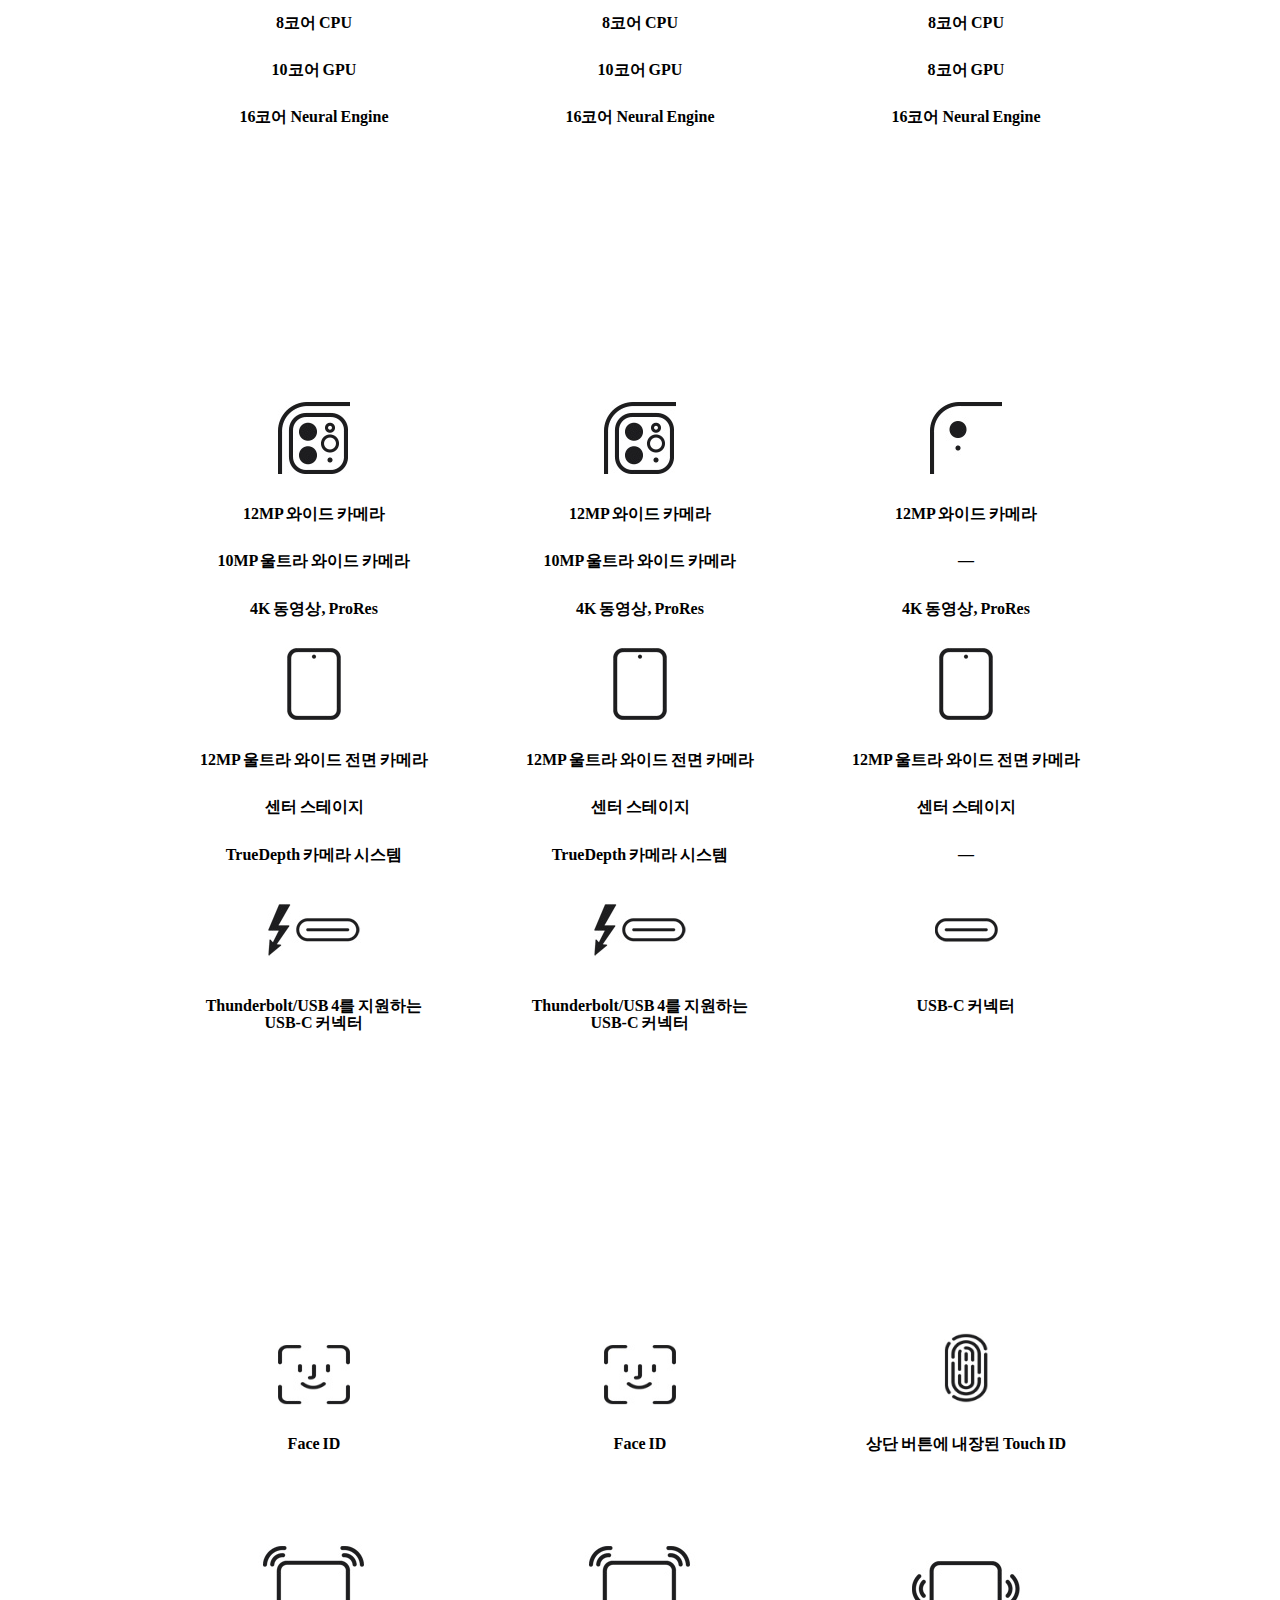
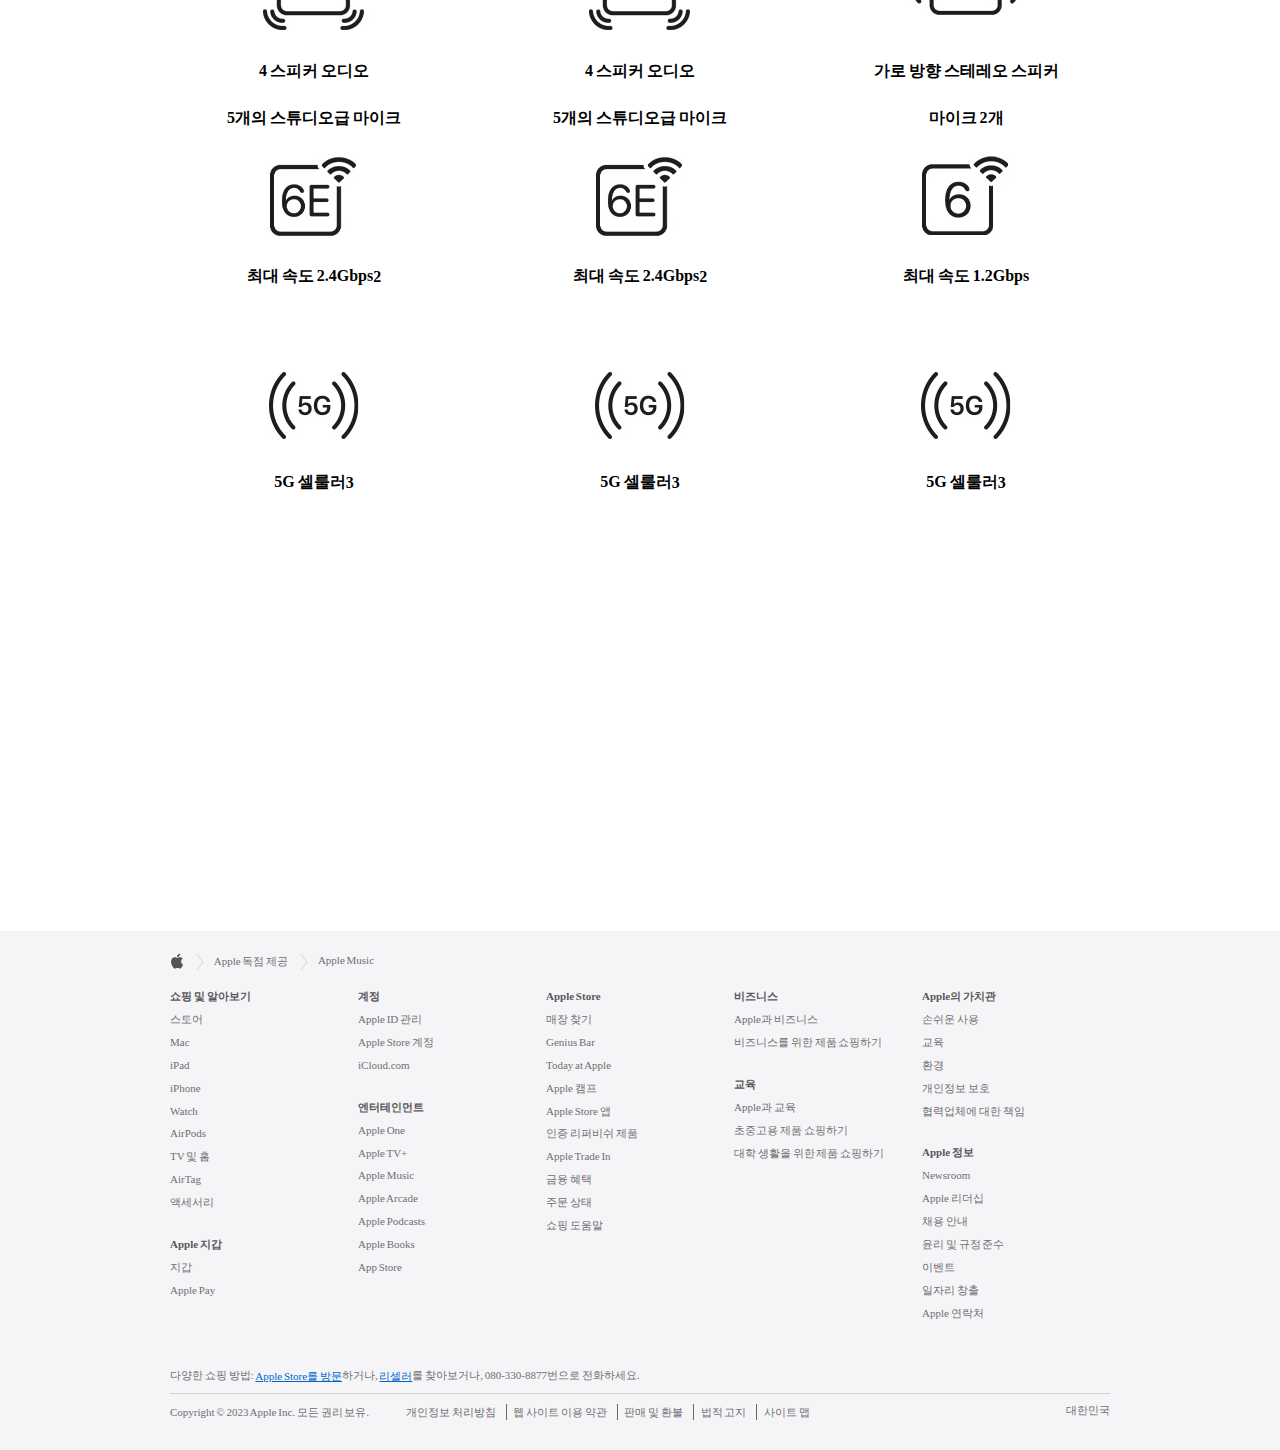
<file: ipad_pages.html>
<!DOCTYPE html>
<html lang="ko">
<head>
  <meta charset="UTF-8">
  <meta http-equiv="X-UA-Compatible" content="IE=edge">
  <meta name="viewport" content="width=device-width, initial-scale=1.0">
  <title>ipad 비교하기</title>
  <link rel="stylesheet" href="css/setting.css">
  <link rel="stylesheet" href="css/k_basic.css">
  <link rel="stylesheet" href="css/ipad_pages.css">
  <link rel="stylesheet" href="css/k_media_1078.css">
  <link rel="stylesheet" href="css/k_media_734.css">
  <script src="js/prefixfree.min.js"></script>
  <script defer type="module" src="js/k_main.js"></script>
  <script defer type="module" src="js/ipad_pages.js"></script>
</head>
<body>
  <header class="absoluteA">
    <div class="pc">
      <div class="progress_bar_wrap">
      <div class="progress_bar"></div>
    </div>
  
    <div id="wrap">
      <div class="header1">
        <ul class="header_ul">
          <h1><a href="./index.html"><img src="img/logo.png" alt=""" /></a></h1>
          <li><a href="#">스토어</a></li>
          <li><a href="#">Mac</a></li>
          <li><a href="./ipad_pages.html">iPad</a></li>
          <li><a href="#">iPhone</a></li>
          <li><a href="#">Watch</a></li>
          <li><a href="#">AirPods</a></li>
          <li><a href="#">TV 및 홈</a></li>
          <li><a href="./Entertainment.html">엔터테이먼트</a></li>
          <li><a href="#">액세서리</a></li>
          <li><a href="#">고객지원</a></li>
          <li><a href="#"><img src="img/icon.png" alt="" /></a></li>
          <li><a href="#"><img src="img/shopping.png" alt="" /></a></li>
        </ul>
      </div>
  
      <!--header2에 마우스 올리면 나타나는 서브 메뉴-->
      <nav class="sub sub1">
        <div class="sub_container">
          <ul class="list">
            <li>
              <a href="#"><small>쇼핑하기</small></a>
            </li>
            <li>
              <a href="#"><b>최신 제품 쇼핑하기</b></a>
            </li>
            <li>
              <a href="#"><b>Mac</b></a>
            </li>
            <li>
              <a href="#"><b>iPad</b></a>
            </li>
            <li>
              <a href="#"><b>iPhone</b></a>
            </li>
            <li>
              <a href="#"><b>Apple Watch</b></a>
            </li>
            <li>
              <a href="#"><b>액세서리</b></a>
            </li>
          </ul>
          <ul class="list">
            <li><a href="#"><small>빠른 링크</small></a></li>
            <li><a href="#">매장 찾기</a></li>
            <li><a href="#">주문 상태</a></li>
            <li><a href="#">금융 혜택</a></li>
            <li><a href="#">Apple Trade In</a></li>
          </ul>
          <ul class="list">
            <li><a href="#"><small>특별 할인 쇼핑하기</small></a></li>
            <li><a href="#">인증 리퍼비쉬 제품</a></li>
            <li><a href="#">교육</a></li>
            <li><a href="#">비지니스</a></li>
          </ul>
        </div>
        <div class="bg-opacity"></div>
      </nav>
      <nav class="sub sub2">
        <div class="sub_container">
          <ul class="list">
            <li><a href="#"><small>Mac 살펴보기</small></a></li>
            <li><a href="#"><b>MacBook Air</b></a></li>
            <li><a href="#"><b>MacBook Pro</b></a></li>
            <li><a href="#"><b>iMac</b></a></li>
            <li><a href="#"><b>Mac mini</b></a></li>
            <li><a href="#"><b>Mac Studio</b></a></li>
            <li><a href="#"><b>Mac Pro</b></a></li>
            <li><a href="#"><b>디스플레이</b></a></li>
            <li><a href="#">Mac 비교하기</a></li>
            <li><a href="#">Mac은 뭐든 척척</a></li>
            <li><a href="#">Mac 모두 살펴보기</a></li>
          </ul>
          <ul class="list">
            <li><a href="#"><small>Mac 쇼핑하기</small></a></li>
            <li><a href="#">Mac 쇼핑하기</a></li>
            <li><a href="#">Mac 액세서리</a></li>
            <li><a href="#">금융 혜택</a></li>
            <li><a href="#">Apple Trade In</a></li>
          </ul>
          <ul class="list">
            <li><a href="#"><small>그 외 Mac 관련 항목</small></a></li>
            <li><a href="#">Mac 지원</a></li>
            <li><a href="#">macOS Ventura</a></li>
            <li><a href="#">연속성</a></li>
            <li><a href="#">iCloud</a></li>
            <li><a href="#">Mac과 비지니스</a></li>
            <li><a href="#">교육</a></li>
          </ul>
        </div>
        <div class="bg-opacity"></div>
      </nav>
      <nav class="sub sub3">
        <div class="sub_container">
          <ul class="list">
            <li><a href="#"><small>iPad 살펴보기</small></a></li>
            <li><a href="#"><b>iPad Pro</b></a></li>
            <li><a href="#"><b>iPad Air</b></a></li>
            <li><a href="#"><b>iPad</b></a></li>
            <li><a href="#"><b>iPad mini</b></a></li>
            <li><a href="#"><b>Apple Pencil</b></a></li>
            <li><a href="#"><b>키보드</b></a></li>
            <li><a href="./ipad_pages.html">iPad 비교하기</a></li>
            <li><a href="#">iPad를 선택하는 이유</a></li>
            <li><a href="#">iPad 모두 살펴보기</a></li>
          </ul>
          <ul class="list">
            <li><a href="#"><small>iPad 쇼핑하기</small></a></li>
            <li><a href="#">iPad 쇼핑하기</a></li>
            <li><a href="#">iPad 액세서리</a></li>
            <li><a href="#">금융 혜택</a></li>
            <li><a href="#">Apple Trade In</a></li>
          </ul>
          <ul class="list">
            <li><a href="#"><small>그 외 iPad 관련 항목</small></a></li>
            <li><a href="#">iPad 지원</a></li>
            <li><a href="#">iPadOS 16</a></li>
            <li><a href="#">iCloud</a></li>
            <li><a href="#">교육</a></li>
          </ul>
        </div>
        <div class="bg-opacity"></div>
      </nav>
      <nav class="sub sub4">
        <div class="sub_container">
          <ul class="list">
            <li><a href="#"><small>iPhone 살펴보기</small></a></li>
            <li><a href="#"><b>iPhone 14 Pro</b></a></li>
            <li><a href="#"><b>iPhone 14</b></a></li>
            <li><a href="#"><b>iPhone 13</b></a></li>
            <li><a href="#"><b>iPhone 12</b></a></li>
            <li><a href="#"><b>iPhone SE</b></a></li>
            <li><a href="#">iPhone 비교하기</a></li>
            <li><a href="#">iPhone으로 갈아타기</a></li>
            <li><a href="#">iPhone 모두 살펴보기</a></li>
          </ul>
          <ul class="list">
            <li><a href="#"><small>iPhone 쇼핑하기</small></a></li>
            <li><a href="#">iPhone 쇼핑하기</a></li>
            <li><a href="#">iPhone 액세서리</a></li>
            <li><a href="#">Apple Trade In</a></li>
            <li><a href="#">금융 혜택</a></li>
          </ul>
          <ul class="list">
            <li><a href="#"><small>그 외 iPhone 관련 항목</small></a></li>
            <li><a href="#">iphone 지원</a></li>
            <li><a href="#">iOS 16</a></li>
            <li><a href="#">iPhone의 개인정보 보호</a></li>
            <li><a href="#">iCloud</a></li>
            <li><a href="#">Apple 지갑, Apple Pay</a></li>
            <li><a href="#">Siri</a></li>
          </ul>
        </div>
        <div class="bg-opacity"></div>
      </nav>
      <nav class="sub sub5">
        <div class="sub_container">
          <ul class="list">
            <li><a href="#"><small>Watch 살펴보기</small></a></li>
            <li><a href="#"><b>Apple Watch Ultra</b></a></li>
            <li><a href="#"><b>Apple Watch Series 8</b></a></li>
            <li><a href="#"><b>Apple Watch SE</b></a></li>
            <li><a href="#"><b>Apple Watch Nike</b></a></li>
            <li><a href="#"><b>Apple Watch Hermes</b></a></li>
            <li><a href="#">Watch 비교하기</a></li>
            <li><a href="#">Apple Watch를 선택하는 이유</a></li>
            <li><a href="#">Apple Watch 모두 살펴보기</a></li>
          </ul>
          <ul class="list">
            <li><a href="#"><small>Watch 쇼핑하기</small></a></li>
            <li><a href="#">Apple Watch 쇼핑하기</a></li>
            <li><a href="#">Apple Watch Studio</a></li>
            <li><a href="#">Apple Watch 밴드</a></li>
            <li><a href="#">Apple Watch 액세서리</a></li>
            <li><a href="#">금융 혜택</a></li>
            <li><a href="#">Apple Trade in</a></li>
          </ul>
          <ul class="list">
            <li><a href="#"><small>그 외 Watch 관련 항목</small></a></li>
            <li><a href="#">Apple Watch 지원</a></li>
            <li><a href="#">WatchOS 9</a></li>
          </ul>
        </div>
        <div class="bg-opacity"></div>
      </nav>
      <nav class="sub sub6">
        <div class="sub_container">
          <ul class="list">
            <li><a href="#"><small>AirPods 살펴보기</small></a></li>
            <li><a href="#"><b>AirPods 2세대</b></a></li>
            <li><a href="#"><b>AirPods 3세대</b></a></li>
            <li><a href="#"><b>AirPods Pro 2세대</b></a></li>
            <li><a href="#"><b>AirPods Max</b></a></li>
            <li><a href="#">AirPods 비교하기</a></li>
            <li><a href="#">AirPods 모두 살펴보기</a></li>
          </ul>
          <ul class="list">
            <li><a href="#"><small>AirPods 쇼핑하기</small></a></li>
            <li><a href="#">AirPods 쇼핑하기</a></li>
            <li><a href="#">AirPods 액세서리</a></li>
          </ul>
          <ul class="list">
            <li><a href="#"><small>그 외 AirPods 관련 항목</small></a></li>
            <li><a href="#">AirPods 지원</a></li>
            <li><a href="#">Apple Music</a></li>
          </ul>
        </div>
        <div class="bg-opacity"></div>
      </nav>
      <nav class="sub sub7">
        <div class="sub_container">
          <ul class="list">
            <li><a href="#"><small>TV 및 홈 살펴보기</small></a></li>
            <li><a href="#"><b>Apple TV 4K</b></a></li>
            <li><a href="#"><b>TV  및 홈 살펴보기</b></a></li>
          </ul>
          <ul class="list">
            <li><a href="#"><small>TV 및 홈 쇼핑하기</small></a></li>
            <li><a href="#">Apple TV 4K 쇼핑하기</a></li>
            <li><a href="#">Siri Remote 쇼핑하기</a></li>
            <li><a href="#">TV 및 홈 액세서리</a></li>
          </ul>
          <ul class="list">
            <li><a href="#"><small>그 외 TV 및 홈 관련 항목</small></a></li>
            <li><a href="#">Apple TV 지원</a></li>
            <li><a href="#">Apple TV 앱</a></li>
            <li><a href="#">Apple TV +</a></li>
            <li><a href="#">홈 앱</a></li>
            <li><a href="#">Apple Music</a></li>
            <li><a href="#">Siri</a></li>
            <li><a href="#">AirPlay</a></li>
          </ul>
        </div>
        <div class="bg-opacity"></div>
      </nav>
      <nav class="sub sub8">
        <div class="sub_container">
          <ul class="list">
            <li><a href="#"><small>엔터테이먼트 살펴보기</small></a></li>
            <li><a href="#"><b>Apple One</b></a></li>
            <li><a href="#"><b>Apple TV+</b></a></li>
            <li><a href="#"><b>Apple Music</b></a></li>
            <li><a href="#"><b>Apple Arcade</b></a></li>
            <li><a href="#"><b>Apple Podcasts</b></a></li>
            <li><a href="#"><b>Apple Books</b></a></li>
            <li><a href="#"><b>App store</b></a></li>
            <li><a href="#">엔터테이먼트 살펴보기</a></li>
          </ul>
          <ul class="list">
            <li><a href="#"><small>Apple TV+ 지원</small></a></li>
            <li><a href="#">Apple Music 지원</a></li>
          </ul>
        </div>
        <div class="bg-opacity"></div>
      </nav>
      <nav class="sub sub9">
        <div class="sub_container">
          <ul class="list">
            <li><a href="#"><small>액세서리 쇼핑하기</small></a></li>
            <li><a href="#"><b>Mac</b></a></li>
            <li><a href="./ipad_pages.html"><b>iPad</b></a></li>
            <li><a href="#"><b>iPhone</b></a></li>
            <li><a href="#"><b>Apple Watch</b></a></li>
            <li><a href="#"><b>AirPods</b></a></li>
            <li><a href="#"><b>TV 및 홈</b></a></li>
            <li><a href="#"><b>액세서리 모두 쇼핑하기</b></a></li>
          </ul>
          <ul class="list">
            <li><a href="#"><small>액세서리 살펴보기</small></a></li>
            <li><a href="#">Apple 제작 정품</a></li>
            <li><a href="#">Beats by Dr.Dre</a></li>
            <li><a href="#">AirTag</a></li>
          </ul> 
        </div>
        <div class="bg-opacity"></div>
      </nav>
      <nav class="sub sub10">
        <div class="sub_container">
          <ul class="list">
            <li><a href="#"><small>지원 상황 살펴보기</small></a></li>
            <li><a href="#"><b>iPhone</b></a></li>
            <li><a href="#"><b>Mac</b></a></li>
            <li><a href="#"><b>iPad</b></a></li>
            <li><a href="#"><b>Watch</b></a></li>
            <li><a href="#"><b>AirPods</b></a></li>
            <li><a href="#"><b>Music</b></a></li>
            <li><a href="#"><b>TV</b></a></li>
            <li><a href="#">지원 상황 살펴보기</a></li>
          </ul>
          <ul class="list">
            <li><a href="#"><small>도움받기</small></a></li>
            <li><a href="#">커뮤니티</a></li>
            <li><a href="#">보장 상태 확인하기</a></li>
            <li><a href="#">수리</a></li> 
            <li><a href="#">문의하기</a></li>
          </ul>
          <ul class="list">
            <li><a href="#"><small>유용한 주제</small></a></li>
            <li><a href="#">AppleCare+ 구입하기</a></li>
            <li><a href="#">Apple ID 및 암호</a></li>
            <li><a href="#">청구 및 구독</a></li>
            <li><a href="#">나의 찾기</a></li>
            <li><a href="#">손쉬운 사용</a></li>
          </ul>
        </div>  
        <div class="bg-opacity"></div>
      </nav>
    </div>
    </div>
    
  </header>

  <main>
    <!--1페이지-->
    <div class="ipad_page  ipad_page1">
      <div class="page_content_wrap">
        <!--1페이지 상단 타이틀 및 링크 섹션-->
        <section class="ipad_title">
          <h1>iPad 모델 비교하기</h1>
          <p>
            <a href="#" class="1">전체 모델 보기</a>
            <a href="#" class="2">iPad 쇼핑하기</a>
          </p>
          <div>
            <span>어떤 제품을 선택할지 고민된다면?</span>
            <a href="#">스페셜리스트와 채팅하기</a>
          </div>
        </section>
        <!--아이패드 필터 및 이미지, 가격 섹션-->
        <section class="main_ipad">
          <div class="content_wrap">
              <!--아이패드 필터( 필터는 일정위치 스크롤시 상단고정)-->
              <div class="filters_wrap">
                <div class="filters_container page_content_wrap">
                  <div class="filters">
                    <!--1번필터-->
                    <select id="" class="filter filter1">
                      <option value="iPadPro6" selected>iPad Pro 12.9(6세대)</option>
                      <option value="iPadPro4">iPad Pro 11(4세대)</option>
                      <option value="iPadAir5">iPad Air(5세대)</option>
                      <option value="iPad10">iPad(10세대)</option>
                      <option value="iPad9">iPad(9세대)</option>
                      <option value="iPadMini6">iPad mini(6세대)</option>
                    </select>
                    <!--2번필터-->
                    <select id="" class="filter filter2">
                      <option value="iPadPro6">iPad Pro 12.9(6세대)</option>
                      <option value="iPadPro4" selected>iPad Pro 11(4세대)</option>
                      <option value="iPadAir5">iPad Air(5세대)</option>
                      <option value="iPad10">iPad(10세대)</option>
                      <option value="iPad9">iPad(9세대)</option>
                      <option value="iPadMini6">iPad mini(6세대)</option>
                    </select>
                    <!--3번필터-->
                    <select id="" class="filter filter3 mini"><!--축소시 사라짐-->
                      <option value="iPadPro6">iPad Pro 12.9(6세대)</option>
                      <option value="iPadPro4">iPad Pro 11(4세대)</option>
                      <option value="iPadAir5" selected>iPad Air(5세대)</option>
                      <option value="iPad10">iPad(10세대)</option>
                      <option value="iPad9">iPad(9세대)</option>
                      <option value="iPadMini6">iPad mini(6세대)</option>
                    </select>
                  </div>
                </div>
              </div>
              <!--아이패드 이미지-->
              <div class="pad_wrap">
                <div class="pad_img">
                  <!--아이패드 1번 이미지박스-->
                  <div class="pad_item1 pad_item">
                    <a href="#">
                      <figure class="pad_item_img">
                        <img src="img/ipad_imgs/ipad_pro_12_9_6th_gen_spacegray.jpg" alt="iPadPro6">
                        <img src="img/ipad_imgs/ipad_pro_12_9_6th_gen_silve.jpg" alt="iPadPro6">
                      </figure>
                    </a>
                    <!--아이패드 색상 고르기1-->
                    <div class="ipad_color_wrap">
                      <ul>
                        <li>
                          <button class="on">
                            <figure class="space_gray">
                              <figcaption class="ipad_color">
                                스페이스 그레이
                              </figcaption>
                            </figure>
                          </button>
                        </li>
                        <li>
                          <button>
                            <figure class="silver">
                              <figcaption class="ipad_color">
                                실버
                              </figcaption>
                            </figure>
                          </button>
                        </li>
                      </ul>
                    </div>
                  </div>
                  <!--아이패드 2번 이미지박스-->
                  <div class="pad_item2 pad_item">
                    <a href="#">
                      <figure class="pad_item_img">
                        <img src="img/ipad_imgs/ipad_pro_11_4th_gen_spacegray.jpg" alt="iPadPro4">
                        <img src="img/ipad_imgs/ipad_pro_11_4th_gen_silver.jpg" alt="iPadPro4">
                      </figure>
                    </a>
                    <!--아이패드 색상 고르기2-->
                    <div class="ipad_color_wrap">
                      <ul>
                        <li>
                          <button class="on">
                            <figure class="space_gray">
                              <figcaption class="ipad_color">
                                스페이스 그레이
                              </figcaption>
                            </figure>
                          </button>
                        </li>
                        <li>
                          <button>
                            <figure class="silver">
                              <figcaption class="ipad_color">
                                실버
                              </figcaption>
                            </figure>
                          </button>
                        </li>
                      </ul>
                    </div>
                  </div>
                  <!--아이패드 3번 이미지박스-->
                  <div class="pad_item3 pad_item mini "><!--축소시 사라짐-->
                    <a href="#">
                      <figure class="pad_item_img">
                        <img src="img/ipad_imgs/ipad_air_5th_gen_spacegray.jpg" alt="iPadAir5">
                        <img src="img/ipad_imgs/ipad_air_5th_gen_starlight.jpg" alt="iPadAir5">
                        <img src="img/ipad_imgs/ipad_air_5th_gen_pink.jpg" alt="iPadAir5">
                        <img src="img/ipad_imgs/ipad_air_5th_gen_purple.jpg" alt="iPadAir5">
                        <img src="img/ipad_imgs/ipad_air_5th_gen_blue.jpg" alt="iPadAir5">
                      </figure>
                    </a>
                    <!--아이패드 색상 고르기3-->
                    <div class="ipad_color_wrap">
                      <ul>
                        <li>
                          <button class="on">
                            <figure class="space_gray">
                              <figcaption class="ipad_color">
                                스페이스 그레이
                              </figcaption>
                            </figure>
                          </button>
                        </li>
                        <li>
                          <button>
                            <figure class="star_light">
                              <figcaption class="ipad_color">
                                스타라이트
                              </figcaption>
                            </figure>
                          </button>
                        </li>
                        <li>
                          <button>
                            <figure class="pink">
                              <figcaption class="ipad_color">
                                핑크
                              </figcaption>
                            </figure>
                          </button>
                        </li>
                        <li>
                          <button>
                            <figure class="puple">
                              <figcaption class="ipad_color">
                                퍼플
                              </figcaption>
                            </figure>
                          </button>
                        </li>
                        <li>
                          <button>
                            <figure class="blue">
                              <figcaption class="ipad_color">
                                블루
                              </figcaption>
                            </figure>
                          </button>
                        </li>
                      </ul>
                    </div>
                  </div> 
                </div>
              </div>
              <!--아이패드 가격,구매버튼,더알아보기-->
              <div class="model_price_wrap">
                <!--아이패드 가격-->
                <div class="model_price grid_col">
                  <!--1번 아이패드 가격-->
                  <div class="ipad_price_Wrap">
                    <div class="grid_row_col">
                      <div class="ipad_model"><span>Wi-Fi 모델</span></div>
                      <div class="ipad_model"><span>Wi-Fi + Cellular 모델</span></div>
                      <div class="ipad_price">₩1,729,000부터</div>
                      <div class="ipad_price">₩1,969,000부터</div>
                    </div>
                  </div>
                  <!--2번 아이패드 가격-->
                  <div class="ipad_price_Wrap">
                    <div class="grid_row_col">
                      <div class="ipad_model"><span>Wi-Fi 모델</span></div>
                      <div class="ipad_model"><span>Wi-Fi + Cellular 모델</span></div>
                      <div class="ipad_price">₩1,249,000부터</div>
                      <div class="ipad_price">₩1,489,000부터</div>
                    </div>
                  </div>
                  <!--3번 아이패드 가격-->
                  <div class="ipad_price_Wrap mini"><!--축소시 사라짐-->
                    <div class="grid_row_col">
                      <div class="ipad_model"><span>Wi-Fi 모델</span></div>
                      <div class="ipad_model"><span>Wi-Fi + Cellular 모델</span></div>
                      <div class="ipad_price">₩929,000부터</div>
                      <div class="ipad_price">₩1,169,000부터</div>
                    </div>
                  </div>
                </div>
                <!--구입하기 버튼-->
                <div class="Purchase_wrap">
                    <div class="purchase grid_col">
                      <div class="purchase_btn_wrap">
                        <button class="purchase_btn"><a href="#">구입하기</a></button>
                      </div>
                      <div class="purchase_btn_wrap">
                        <button class="purchase_btn"><a href="#">구입하기</a></button>
                      </div>
                      <div class="purchase_btn_wrap mini">
                        <button class="purchase_btn"><a href="#">구입하기</a></button>
                      </div>
                    </div>
                </div>
                <!--더 알아보기-->
                <div class="more_btn_wrap">
                  <div class="grid_col">
                    <div class="more_btn">
                      <a href="#"><span>더 알아보기</span></a>
                    </div>
                    <div class="more_btn">
                      <a href="#"><span>더 알아보기</span></a>
                    </div>
                    <div class="more_btn mini">
                      <a href="#"><span>더 알아보기</span></a>
                    </div>
                  </div>
                </div>
              </div>

          </div>
          
        </section>
      </div>
    </div>

    <div class="ipad_page  ipad_page2">
      <div class="page_content_wrap">
        <div class="contents">
          <div class="summary">
            <div class="summary_title"><span>요약</span></div>
            <div class="summary_infos grid_row2">
              <div class="summary_info1">
                <div class="ipad_info grid_col grid_main" >
                  <div><span>32.8<br class="mobile">cm</span></div>
                  <div><span>27.9<br class="mobile">cm</span></div>
                  <div><span>27.5<br class="mobile">cm</span></div>
                </div>
                <div class="ipad_info grid_col grid_sub">
                  <div><span>Liquid Retina XDR <br class="mobile">디스플레이<sup>1</sup></span></div>
                  <div><span>Liquid Retina <br class="mobile">디스플레이<sup>1</sup></span></div>
                  <div><span>Liquid Retina <br class="mobile">디스플레이<sup>1</sup></span></div>
                </div>
                <div class="ipad_info grid_col grid_sub">
                  <div><span>ProMotion 기술</span></div>
                  <div><span>ProMotion 기술</span></div>
                  <div><span>—</span></div>
                </div>
                <div class="ipad_info grid_col grid_sub">
                  <div><span>넓은 색영역(P3)</span></div>
                  <div><span>넓은 색영역(P3)</span></div>
                  <div><span>넓은 색영역(P3)</span></div>
                </div>
                <div class="ipad_info grid_col grid_sub">
                  <div><span>True Tone</span></div>
                  <div><span>True Tone</span></div>
                  <div><span>True Tone</span></div>
                </div>
                <div class="ipad_info grid_col grid_sub">
                  <div><span>반사 방지 코팅</span></div>
                  <div><span>반사 방지 코팅</span></div>
                  <div><span>반사 방지 코팅</span></div>
                </div>
              </div>
              <div class="summary_info2">
                <div class="ipad_info grid_col grid_img" >
                  <div><figure></figure></div>
                  <div><figure></figure></div>
                  <div><figure></figure></div>
                </div>
                <div class="ipad_info grid_col grid_sub">
                  <div><span>M2 칩<sup>1</sup></span></div>
                  <div><span>M2 칩<sup>1</sup></span></div>
                  <div><span>M1 칩<sup>1</sup></span></div>
                </div>
                <div class="ipad_info grid_col grid_sub">
                  <div><span>8코어 CPU</span></div>
                  <div><span>8코어 CPU</span></div>
                  <div><span>8코어 CPU</span></div>
                </div>
                <div class="ipad_info grid_col grid_sub">
                  <div><span>10코어 GPU</span></div>
                  <div><span>10코어 GPU</span></div>
                  <div><span>8코어 GPU</span></div>
                </div>
                <div class="ipad_info grid_col grid_sub">
                  <div><span>16코어 Neural Engine</span></div>
                  <div><span>16코어 Neural Engine</span></div>
                  <div><span>16코어 Neural Engine</span></div>
                </div>
              </div>
            </div>
          </div>
        </div>
      </div>
    </div>

    <div class="ipad_page  ipad_page3">
      <div class="page_content_wrap">
        <div class="contents">
          <div class="summary">
            <div class="summary_infos grid_row3">
              <div class="summary_info3">
                <div class="ipad_info grid_col grid_img" >
                  <div><figure></figure></div>
                  <div><figure></figure></div>
                  <div><figure></figure></div>
                </div>
                <div class="ipad_info grid_col grid_sub">
                  <div><span>12MP 와이드 카메라</span></div>
                  <div><span>12MP 와이드 카메라</span></div>
                  <div><span>12MP 와이드 카메라</span></div>
                </div>
                <div class="ipad_info grid_col grid_sub">
                  <div><span>10MP 울트라 와이드 카메라</span></div>
                  <div><span>10MP 울트라 와이드 카메라</span></div>
                  <div><span>—</span></div>
                </div>
                <div class="ipad_info grid_col grid_sub">
                  <div><span>4K 동영상, ProRes</span></div>
                  <div><span>4K 동영상, ProRes</span></div>
                  <div><span>4K 동영상, ProRes</span></div>
                </div>
              </div>
              <div class="summary_info4">
                <div class="ipad_info grid_col grid_img" >
                  <div><figure></figure></div>
                  <div><figure></figure></div>
                  <div><figure></figure></div>
                </div>
                <div class="ipad_info grid_col grid_sub">
                  <div><span>12MP 울트라 와이드 전면 카메라</span></div>
                  <div><span>12MP 울트라 와이드 전면 카메라</span></div>
                  <div><span>12MP 울트라 와이드 전면 카메라</span></div>
                </div>
                <div class="ipad_info grid_col grid_sub">
                  <div><span>센터 스테이지</span></div>
                  <div><span>센터 스테이지</span></div>
                  <div><span>센터 스테이지</span></div>
                </div>
                <div class="ipad_info grid_col grid_sub">
                  <div><span>TrueDepth 카메라 시스템</span></div>
                  <div><span>TrueDepth 카메라 시스템</span></div>
                  <div><span>—</span></div>
                </div>
              </div>
              <div class="summary_info5">
                <div class="ipad_info grid_col grid_img" >
                  <div><figure></figure></div>
                  <div><figure></figure></div>
                  <div><figure></figure></div>
                </div>
                <div class="ipad_info grid_col grid_sub">
                  <div><span>Thunderbolt/USB 4를 지원하는<br>USB-C 커넥터</span></div>
                  <div><span>Thunderbolt/USB 4를 지원하는<br>USB-C 커넥터</span></div>
                  <div><span>USB‑C 커넥터</span></div>
                </div>
              </div>
            </div>
          </div>
        </div>
      </div>
    </div>

    <div class="ipad_page  ipad_page4">
      <div class="page_content_wrap">
        <div class="contents">
          <div class="summary">
            <div class="summary_infos grid_row4">
              <div class="summary_info6">
                <div class="ipad_info grid_col grid_img" >
                  <div><figure></figure></div>
                  <div><figure></figure></div>
                  <div><figure></figure></div>
                </div>
                <div class="ipad_info grid_col grid_sub">
                  <div><span>Face ID</span></div>
                  <div><span>Face ID</span></div>
                  <div><span>상단 버튼에 내장된 Touch ID</span></div>
                </div>
              </div>
              <div class="summary_info7">
                <div class="ipad_info grid_col grid_img" >
                  <div><figure></figure></div>
                  <div><figure></figure></div>
                  <div><figure></figure></div>
                </div>
                <div class="ipad_info grid_col grid_sub">
                  <div><span>4 스피커 오디오</span></div>
                  <div><span>4 스피커 오디오</span></div>
                  <div><span>가로 방향 스테레오 스피커</span></div>
                </div>
                <div class="ipad_info grid_col grid_sub">
                  <div><span>5개의 스튜디오급 마이크</span></div>
                  <div><span>5개의 스튜디오급 마이크</span></div>
                  <div><span>마이크 2개</span></div>
                </div>
              </div>
              <div class="summary_info8">
                <div class="ipad_info grid_col grid_img" >
                  <div><figure></figure></div>
                  <div><figure></figure></div>
                  <div><figure></figure></div>
                </div>
                <div class="ipad_info grid_col grid_sub">
                  <div><span>최대 속도 2.4Gbps<sup>2</sup></span></div>
                  <div><span>최대 속도 2.4Gbps<sup>2</sup></div>
                  <div><span>최대 속도 1.2Gbps</span></div>
                </div>
              </div>
              <div class="summary_info9">
                <div class="ipad_info grid_col grid_img" >
                  <div><figure></figure></div>
                  <div><figure></figure></div>
                  <div><figure></figure></div>
                </div>
                <div class="ipad_info grid_col grid_sub">
                  <div><span>5G 셀룰러<sup>3</sup></span></div>
                  <div><span>5G 셀룰러<sup>3</sup></span></div>
                  <div><span>5G 셀룰러<sup>3</sup></span></div>
                </div>
              </div>
            </div>
          </div>
        </div>
      </div>
    </div>
    
    <div class="ipad_page  ipad_page5">
      
    </div>
    
  </main>
  
  <footer id="footer">
    <div class="inner">

      <div class="nav">
        <ul>
          <li class="footer_logo"><a href="#">logo</a></li>
          <li><a href="#">Apple 독점 제공</a></li>
          <li>Apple Music</li>
        </ul>
      </div>

      <div class="footer_list_wrap">
        <div class="footer_list">
          <div class="footer_list_top">
            <h3>쇼핑 및 알아보기</h3>
            <ul>
              <li><a href="#">스토어</a></li>
              <li><a href="#">Mac</a></li>
              <li><a href="#">iPad</a></li>
              <li><a href="#">iPhone</a></li>
              <li><a href="#">Watch</a></li>
              <li><a href="#">AirPods</a></li>
              <li><a href="#">TV 및 홈</a></li>
              <li><a href="#">AirTag</a></li>
              <li><a href="#">액세서리</a></li>
            </ul>
          </div>
          <div class="footer_list_bottom">
            <h3>Apple 지갑</h3>
            <ul>
              <li><a href="#">지갑</a></li>
              <li><a href="#">Apple Pay</a></li>
            </ul>
          </div>
        </div>

        <div class="footer_list">
          <div class="footer_list_top">
            <h3>계정</h3>
            <ul>
              <li><a href="#">Apple ID 관리</a></li>
              <li><a href="#">Apple Store 계정</a></li>
              <li><a href="#">iCloud.com</a></li>
            </ul>
          </div>
          <div class="footer_list_bottom">
            <h3>엔터테인먼트</h3>
            <ul>
              <li><a href="#">Apple One</a></li>
              <li><a href="#">Apple TV+</a></li>
              <li><a href="#">Apple Music</a></li>
              <li><a href="#">Apple Arcade</a></li>
              <li><a href="#">Apple Podcasts</a></li>
              <li><a href="#">Apple Books</a></li>
              <li><a href="#">App Store</a></li>
            </ul>
          </div>
        </div>

        <div class="footer_list">
          <h3>Apple Store</h3>
          <ul>
            <li><a href="#">매장 찾기</a></li>
            <li><a href="#">Genius Bar</a></li>
            <li><a href="#">Today at Apple</a></li>
            <li><a href="#">Apple 캠프</a></li>
            <li><a href="#">Apple Store 앱</a></li>
            <li><a href="#">인증 리퍼비쉬 제품</a></li>
            <li><a href="#">Apple Trade In</a></li>
            <li><a href="#">금융 혜택</a></li>
            <li><a href="#">주문 상태</a></li>
            <li><a href="#">쇼핑 도움말</a></li>
          </ul>
        </div>

        <div class="footer_list">
          <div class="footer_list_top">
            <h3>비즈니스</h3>
            <ul>
              <li><a href="#">Apple과 비즈니스</a></li>
              <li><a href="#">비즈니스를 위한 제품 쇼핑하기</a></li>
            </ul>
          </div>
          <div class="footer_list_bottom">
            <h3>교육</h3>
            <ul>
              <li><a href="#">Apple과 교육</a></li>
              <li><a href="#">초중고용 제품 쇼핑하기</a></li>
              <li><a href="#">대학 생활을 위한 제품 쇼핑하기</a></li>
            </ul>
          </div>
        </div>

        <div class="footer_list">
          <div class="footer_list_top">
            <h3>Apple의 가치관</h3>
            <ul>
              <li><a href="#">손쉬운 사용</a></li>
              <li><a href="#">교육</a></li>
              <li><a href="#">환경</a></li>
              <li><a href="#">개인정보 보호</a></li>
              <li><a href="#">협력업체에 대한 책임</a></li>
            </ul>
          </div>
          <div class="footer_list_bottom">
            <h3>Apple 정보</h3>
            <ul>
              <li><a href="#">Newsroom</a></li>
              <li><a href="#">Apple 리더십</a></li>
              <li><a href="#">채용 안내</a></li>
              <li><a href="#">윤리 및 규정 준수</a></li>
              <li><a href="#">이벤트</a></li>
              <li><a href="#">일자리 창출</a></li>
              <li><a href="#">Apple 연락처</a></li>
            </ul>
          </div>
        </div>

      </div>

      <div class="footer_bottom">
        <div class="footer_shopping">
          다양한 쇼핑 방법: <a href="#">Apple Store를 방문</a>하거나, <a href="#">리셀러</a>를 찾아보거나, 080-330-8877번으로 전화하세요.
        </div>

        <div class="footer_locale">
          <a href="#">대한민국</a>
        </div>

        <div class="footer_copy">
          <span>Copyright &copy; 2023 Apple Inc. 모든 권리 보유.</span> 
          <ul>
            <li><a href="#">개인정보 처리방침</a></li>
            <li><a href="#">웹 사이트 이용 약관</a></li>
            <li><a href="#">판매 및 환불</a></li>
            <li><a href="#">법적 고지</a></li>
            <li><a href="#">사이트 맵</a></li>
          </ul>
        </div>
      </div>
    </div>
  </footer>
</body>
</html>
</file>
<file: css/basic.css>
/* basic.css */
@charset "UTF-8";

@import url("https://fonts.googleapis.com/css2?family=Noto+Sans+KR:wght@100;300;400;500;700;900&display=swap");

/*top button*/
a {
  color: #ccc;
}
.top-btn {
  cursor: pointer;
  width: 60px;
  height: 60px;
  border-radius: 50%;
  text-align: center;
  background-color: white;
  position: fixed;
  bottom: 5em;
  right: 5em;
  box-shadow: 5px 5px 2px 1px rgba(0, 0, 0, 0.2);
  visibility: hidden;
  opacity: 0;
  transition: 1s;
}

.top_btn_show {
  visibility: visible;
  opacity: 1;
}

.top-btn img {
  width: 20px;
  height: 20px;
  display: block;
  margin: 18px auto;
}

/*프로그레스 바*/
.progress_bar_wrap {
  width: 100%;
  height: 5px;
  background-color: #efefef;
  margin-bottom: 30px;
  position: fixed;
  top: 0;
  left: 0;
}

.progress_bar {
  width: 0;
  height: 5px;
  background-color: black;
}

/*header1의 sub 메뉴*/
.sub {
  width: 100%;
  height: 0;
  position: absolute;
  background-color: white;
  overflow: hidden;
  transition: 0.5s;
}

.sub.on {
  height: 50vh;
  z-index: 100;
}

.gnb_black {
  height: 60px;
  background: #fff;
}
.gnb_black.on {
  height: 50vh;
}

.sub_container {
  width: 998px;
  margin: auto;
  display: flex;
  background-color: white;
}

.list li {
  padding-top: 10px;
  padding-bottom: 10px;
  white-space: nowrap;
}

.sub_container ul {
  margin: 0;
  margin-right: 1.2em;
}

.list li {
  text-align: start;
}

.list li a small {
  font-size: 0.6em;
}
.list li a b {
  font-size: 1.5em;
}

.sub_container ul {
  display: flex;
  flex-direction: column;
}

body {
  font-family: "Noto Sans KR", "맑은 고딕";
}
#wrap {
  max-width: 1903px;
}
.flex_center {
  display: flex;
  justify-content: center;
  align-items: center;
}
.inner {
  max-width: 980px;
  margin: 0 auto;
  padding: 0 20px;
}
.music_logo {
  width: 60px;
  height: 60px;
}
.more::after {
  display: inline-block;
  content: "";
  width: 5px;
  height: 5px;
  border-top: 1px solid #06c;
  border-right: 1px solid #06c;
  transform: rotate(45deg);
}

/* header1 */
.header1 {
  margin: 0 auto;

  width: 100%;
  text-align: center;
}

.header1 img {
  width: 25px;
  height: 25px;
}

.header1 ul {
  display: flex;
  justify-content: space-between;
  width: 998px;
  height: 44px;

  margin: auto;
  font-size: 12px;
  padding-top: 6px;
}

.header1 ul li {
  padding-top: 7px;
  color: black;
}
.header1 ul a {
  color: #ccc;
}
.header1 ul li:nth-of-type(3) a,
.header1 ul li:nth-of-type(8) a {
  color: black;
}

/* header2 */
.header2 {
  margin-top: 15px;
  height: 38px;
}
.header2 ul {
  display: flex;
  justify-content: space-between;
  width: 980px;
  margin: auto;
}
.header2 div {
  width: 115px;
  height: 24px;
  font-size: 11px;
  text-align: center;
  padding-top: 4px;
  border-radius: 30px;
  background-color: #fa243c;
  color: white;
}
.header2 div a {
  color: white;
}

/* header3 */
.header3 {
  height: 54px;
  background: #f5f5f7;
  text-align: center;
  font-size: 14px;
  padding-top: 18px;
}

.header3 span {
}

/* music icon */
.music_icon {
  width: 80%;
  height: 126px;

  margin: auto;
  margin-top: 80px;
  text-align: center;

  animation: dropshadow 0.5s ease-in forwards;
}

.music_icon img {
  width: 494px;
  height: 494px;
  transition: all 2s 0.3s;
}

.music_icon div {
  margin-top: 15px;
}

.content_wrap {
}
.section1 {
  width: 100%;
  height: 1264px;
  opacity: 0;
  transition: opacity 2s;
}
/* headline */
.headline_wrap {
  opacity: 0;
  transform: translateY(200px);
  transition: 2s 0.5s;
}
.head_line {
  /* margin-top: 30px; */
}
.head_line h2 {
  font-size: 70px;
  font-weight: bold;
  text-align: center;
}
.head_line_button {
  width: 193px;
  height: 56px;
  border-radius: 30px;
  background: #fa243c;
  margin: 0 auto;
  margin-top: 30px;
}
.head_line_button p {
  text-align: center;
  padding-top: 20px;
  color: white;
  font-weight: 600;
}

/* devices */

.devices {
  width: 1550px;
  height: 700px;
  margin: 0 auto;
  margin-top: 60px;
  display: flex;
  justify-content: space-between;
}
.devices ul {
  width: 33.33%;
  position: relative;
}
.devices ul.tr {
  transform: translateY(50px);
  transition: 0.3s;
}

/* @keyframes tra {
  0% { transform: translateY(50px); }
  100% { transform: translateY(0); }
} */

.de_back {
  position: absolute;
  top: 0;
  left: 5px;
}
.de_main {
  position: absolute;
  left: 15px;
  top: 10px;
}
.de_img {
  position: absolute;
  border-radius: 30px;
  left: 20px;
  top: 12px;
}
.de_img img {
  border-radius: 30px;
}

/*section2*/
.section2 {
  width: 100%;
  height: 1000px;
}

/*section3*/
.section3 {
  height: 650px;
}
.section3_content {
  width: 1000px;
  height: 368px;

  margin: 0 auto;
  margin-top: 160px;
}

.section3_content ul {
  display: flex;
  justify-content: space-between;
}
.section3_content ul li {
  width: 280px;
  height: 273px;
}
.section3_content ul li > div {
}

.section3_content ul li div h2 {
  font-size: 25px;
}
.section3_content ul li div h3 {
  font-size: 35px;
  padding-top: 20px;
  font-weight: bold;
}
.section3_content ul li div p {
  font-size: 15px;
  padding-top: 30px;
  line-height: 25px;
}
.section3_content p {
  color: gray;
}

.content3_button1 {
  width: 150px;
  height: 40px;
  background: #fa243c;
  text-align: center;
  border-radius: 20px;
  line-height: 30px;
  margin-top: 71px;
  margin-left: 15px;
}

.content3_button3 {
  width: 230px;
  height: 40px;
  background: #fa243c;
  border-radius: 20px;
  margin-top: 45px;
  text-align: center;
  line-height: 30px;
}

.section3_content ul li div span a {
  color: white;
  font-size: 16px;
}
.section3_content ul li div span a:hover {
  color: rgba(255, 255, 255, 40%);
}
.section3_content ul li:last-child p > a {
  color: #2d6cad;
}
.content3_cpi {
  text-align: center;
  line-height: 140px;
  font-size: 17px;

  font-weight: bold;
}
.content3_cpi a {
  color: #2d6cad;
}
.content3_cpi a:hover {
  text-decoration: underline;
}

/*section4*/
.section4 {
  height: 3775px;
  background: #f5f5f7;
  text-align: center;
  margin: 0 auto;
}
.section4 img {
  border-radius: 25px;
}

.section4 h1 {
  font-size: 64px;
  padding-top: 150px;
  font-weight: bold;
  line-height: 75px;
}

.section4_01 {
  width: 820px;
  height: 516px;
  margin: 0 auto;
  margin-top: 70px;
  position: relative;
}
.section4_01 div {
  position: absolute;
  right: 50px;
  top: 150px;
  text-align: start;
  color: white;
}
.section4_01 div h2 {
  font-size: 18px;
  line-height: 25px;
  font-weight: bold;
}
.section4_01 div p {
  font-size: 16px;
  padding-top: 25px;
  line-height: 25px;
  color: rgba(245, 245, 247, 80%);
}

.section4_02 {
  margin-top: 40px;
}
.section4_02 ul {
  width: 820px;
  height: 606px;
  margin: 0 auto;
  display: flex;
  justify-content: space-between;
}

.section4_02 li {
  background: white;
  border-radius: 25px;
}
.section4_02 .section4_02_txt {
  width: 330px;
  height: 90px;
  margin: 0 auto;
  text-align: start;
  margin-top: 40px;
}
.section4_02 .section4_02_txt h3 {
  font-size: 17px;
}
.section4_02 .section4_02_txt p {
  font-size: 16px;
  padding-top: 15px;
  line-height: 20px;
}
.section4_02 .section4_02_img {
  margin-top: 125px;
}

.section4_03 {
}
.section4_03_img {
  border-radius: 25px;
  background: white;
  width: 820px;
  height: 460px;
  margin: 0 auto;
  margin-top: 40px;
  position: relative;
}
.section4_03_img img {
  float: left;
}

.section4_03_img > div {
  position: absolute;
  top: 160px;
  right: 50px;
  text-align: start;
}

.section4_04 {
  margin-top: 40px;
}
.section4_04_img {
  width: 820px;
  height: 460px;
  position: relative;
  margin: 0 auto;
}
.section4_04_img div {
  position: absolute;
  color: white;
  top: 145px;
  left: 50px;
  text-align: start;
}

/* margin-top 40px */
.section4_05 {
}
.section4_05 ul {
  width: 820px;
  height: 606px;
  margin: 0 auto;
  display: flex;
  justify-content: space-between;
}

.section4_05 {
  margin-top: 40px;
}

.section4_05 li {
  height: 560px;
  width: 400px;
  background: white;
  border-radius: 25px;
}

.section4_05_txt {
  padding-top: 28px;
  width: 320px;
  height: 105px;
  margin: 0 auto;
  text-align: start;
}
.section4_05_txt h3 {
  line-height: 24px;
}
.section4_05_txt p {
  padding-top: 18px;
}

.section4_05_img {
  margin-top: 104px;
  height: 351px;
}

.section4_06_img {
  width: 800px;
  position: relative;
  margin: 0 auto;
}

.section4_06_img div {
  position: absolute;
  top: 150px;
  color: white;
  left: 50px;
  text-align: start;
}
.section4_06_img div h3 {
  line-height: 24px;
}
.section4_06_img div p:nth-of-type(2) {
  padding-top: 60px;
}

/* section5 */
.section5 {
  width: 100%;
  height: 1174px;
}
.section5 h2 {
  font-size: 64px;
  margin-top: 130px;
  text-align: center;
}

.section5_01 {
  width: 980px;
  height: 850px;
  margin: 0 auto;
  margin-top: 95px;
  text-align: center;
}
.section5_01 ul {
  display: flex;
  width: 980px;
  justify-content: center;
  flex-wrap: wrap;
}
.section5_01 li {
  width: 20%;
  height: 240px;
}

.section5_01 li h1 {
  font-size: 24px;
  padding-top: 30px;
}

.section5_01 li p {
  padding-top: 30px;
  font-size: 15px;
  line-height: 20px;
}
.section5_01 li p a {
  color: #2d6cad;
  font-weight: bold;
}
.section5_01 li p a:hover {
  text-decoration: underline;
}

/* contents */
/* contents06 */
.content06 {
  padding: 150px 0;
  background: #f5f5f7;
  height: auto;
}
.content06 h2 {
  margin: 0 170px;
  font-size: 60px;
  font-weight: 800;
  text-align: center;
  margin-bottom: 50px;
}
.content06 h3 {
  text-align: center;
  font-size: 20px;
  margin-bottom: 30px;
}
.content06 p {
  font-size: 12px;
  color: #515151;
  text-align: center;
}
.content06_price {
  padding-bottom: 50px;
}
.content06_price .music_logo {
  display: block;
  width: 85px;
  height: 85px;
  margin: 0 auto;
  margin-bottom: 30px;
}

.row_plan {
  display: flex;
  justify-content: center;
  align-items: flex-end;
}
.plan_list {
  flex-basis: 25%;
}
.plan_list p {
  font-size: 16px;
  font-weight: 600;
}
.plan_list a {
  display: block;
  width: 130px;
  line-height: 25px;
  background: #fa243c;
  border-radius: 30px;
  padding: 5px 10px;
  color: #fff;
  font-weight: 500;
  margin-top: 20px;
  margin-left: auto;
  margin-right: auto;
  text-align: center;
}
.plan_list:first-child {
  margin-left: 50%;
}

.content06_cards {
  margin-top: 100px;
}
/* .cards_container { 
  display: grid;
  grid-template-columns: 1fr 1fr;
  justify-items: stretch;
  grid-column-gap: 20px;
  column-gap: 20px;
  grid-row-gap: 30px;
  row-gap: 30px;
}
.box {
  background: #fff;
  border-radius: 20px;
} */
.cards_container {
  display: flex;
  justify-content: space-between;
}
.box {
  width: 49%;
  height: 650px;
  background: #fff;
  border-radius: 20px;

  padding-top: 60px;
  padding-left: 65px;
  padding-right: 65px;
}
.box .card_copy p {
  text-align: left;
  font-size: 32px;
  font-weight: 700;
  color: #000;
  word-break: keep-all;
  margin-bottom: 50px;
}
.card_copy .contents06_logo {
  margin-bottom: 10px;
}
.card_copy ul {
  margin-bottom: 50px;
}
.card_copy li {
  position: relative;
  display: inline-block;
  margin-right: 50px;
}
.card_copy li a {
  color: #06c;
}
.card_copy .more {
  position: absolute;
  top: 1px;
  margin-left: 5px;
}

/* content07 */
.content07 {
  padding: 140px 0;
  background: #fff;
}
.content07 h2 {
  font-size: 60px;
  font-weight: 800;
  text-align: center;
  margin-bottom: 50px;
}
.arcodian li {
  border-bottom: 1px solid #d2d2d7;
}
.arcodian button {
  display: flex;
  justify-content: space-between;
  align-items: center;

  width: 100%;
  text-align: left;
  padding: 30px 0;
  font-size: 22px;
  font-weight: bold;
  font-family: inherit;
  border: none;
  background: transparent;
  color: #1d1d1f;

  cursor: pointer;
}
.arcodian p {
  margin-bottom: 15px;
  line-height: 1.5;
  color: #1d1d1f;
}
.arcodian_icon::after {
  display: inline-block;
  content: "";
  width: 12px;
  height: 12px;
  border-top: 2px solid #58585c;
  border-right: 2px solid #58585c;
  transform: rotate(135deg);
}
.arcodian_text {
  height: 0;
  overflow: hidden;
  transition: 0.3s;
}
.arcodian_text.on {
  height: 200px;
}

/* content08 */
.content08 {
  padding: 150px 0 145px;
  background: #fafafa;
  text-align: center;
}
.content08 h2 {
  font-size: 40px;
  letter-spacing: -1px;
  line-height: 2;
  font-weight: bold;
}
.with_applemusic {
  max-width: 60%;
  margin: auto;
}
.with_applemusic p {
  margin-top: 10px;
  color: #1d1d1f;
  font-size: 17px;
  line-height: 1.5;
}
.with_applemusic ul {
  margin-top: 20px;
}
.with_applemusic ul li {
  position: relative;
  display: inline-block;
  margin-right: 30px;
}
.with_applemusic ul li a {
  color: #06c;
}
.with_applemusic .more {
  position: absolute;
  top: 1px;
  margin-left: 5px;
}

.row_wrap {
  margin-top: 50px;
}
.row {
  display: flex;
  align-items: center;
  word-break: keep-all;
  padding: 10px 0;
  border-bottom: 1px solid rgba(0, 0, 5, 0.1);
}
.row_title {
  display: flex;
  flex-basis: 50%;
}
.row_title p {
  text-align: left;
  color: #1d1d1f;
  font-size: 16px;
  font-weight: bold;
  line-height: 1.5;
}
.row_check {
  position: relative;
  flex-basis: 25%;
  text-align: center;
  margin-bottom: 5px;
}
.row_check.none {
  opacity: 0;
}
.row_check::after {
  display: inline-block;
  content: "";
  width: 10px;
  height: 5px;
  border-top: 2px solid #6e6e73;
  border-right: 2px solid #6e6e73;
  transform: rotate(130deg);
}
.row:last-child {
  border: none;
}

/* footer */
#footer {
  font-size: 11px;
  color: #6e6e73;
  background: #f5f5f7;
}
.footer_notice {
  padding: 10px 0;
  border-bottom: 1px solid #d2d2d2;
  line-height: 1.5;
}
.footer_notice p {
  padding: 7px 0;
}
.footer_notice ol {
  padding: 0 20px;
}
.footer_notice ol li {
  padding: 7px 0;
  list-style-type: decimal;
}

.nav {
  position: relative;
  padding: 20px 0;
}
.nav ul li {
  display: inline-block;
  line-height: 18px;
}
.nav li::before {
  display: inline-block;
  content: "";
  width: 8px;
  height: 18px;
  vertical-align: middle;
  margin: 0 10px;
  background: url("../img/footer_arrow.svg") no-repeat;
}
.nav ul li a {
  color: #6e6e73;
  text-decoration: none;
}
.nav .footer_logo {
  width: 14px;
  height: 18px;
  text-indent: -9999px;
  background: url("../img/icon_large.svg") no-repeat;
}

.footer_list_wrap {
  display: flex;
  justify-content: space-between;
}
.footer_list_wrap h3 {
  font-size: 11px;
  font-weight: bold;
  margin-bottom: 11px;
  color: #58585c;
}
.footer_list {
  width: 192px;
}
.footer_list li {
  margin-bottom: 11px;
}
.footer_list a {
  color: #6e6e73;
}
.footer_list_bottom {
  padding-top: 20px;
}

.footer_bottom {
  padding: 30px 0 20px;
}
.footer_bottom a {
  color: #6e6e73;
}

.footer_shopping {
  border-bottom: 1px solid #d2d2d2;
  padding: 10px 0;
}
.footer_shopping a {
  text-decoration: underline;
  color: #0066cc;
  line-height: 1.15;
}
.footer_copy {
  padding: 10px 0;
}
.footer_copy span {
  margin-right: 30px;
}
.footer_copy ul {
  display: inline-block;
}
.footer_copy ul li {
  display: inline-block;
  line-height: 15px;
  border-right: 1px solid #666;
  padding-left: 5px;
  padding-right: 10px;
}
.footer_copy ul li:last-child {
  border: none;
}

.footer_locale {
  position: relative;
  float: right;
  top: 10px;
}

#footer a:hover {
  text-decoration: underline;
}

/* 반응형 테블릿 */
@media screen and (max-width: 1078px) {
  .devices {
    position: relative;
    right: 23%;
  }

  #contents {
    overflow: hidden;
  }
  .section4_05_txt h3 {
    width: 103%;
  }
  .section4_05_txt p {
    line-height: 22px;
  }
}

/* 반응형 모바일 734px */
@media screen and (max-width: 734px) {
  br {
    display: none;
  }
  #contents {
    overflow: hidden;
  }
  /* header */
  .header1 ul {
    width: 100%;
  }
  .header2 ul {
    width: 100%;
  }

  .head_line h2 {
    font-size: 48px;
  }
  /* section1 */
  .devices {
    right: 55%;
    transform: scale(0.7);
  }

  /* section */
  .section3_content ul {
    flex-wrap: wrap;
    flex-direction: column;
    margin-left: 7%;
  }
  /* section3 */
  .section3 {
    height: none;
    margin-bottom: 500px;
  }
  .content3_button1 {
    margin-bottom: 68px;
    margin-top: 10px;
  }
  .content3_cpi {
    text-align: start;
    padding-left: 70px;
  }
  .section3_content ul li > div {
    width: 553px;
  }
  .content3_button3 {
    margin-top: 20px;
  }

  /* section4 */
  .section4 {
    height: 4100px;
  }

  .section4 img {
    width: 67%;
  }
  .section4 h1 {
    font-size: 40px;
  }
  .section4_01 {
    height: 300px;
  }
  .section4_01 img {
    width: 60%;
    margin-right: 90px;
  }
  .section4_01 div {
    right: 218px;
    top: 52px;
    width: 27%;
  }

  .section4_02 ul {
    display: block;
    height: 1040px;
  }
  .section4_02 ul li {
    width: 60%;
    margin-left: 120px;
  }
  .section4_02 .section4_02_txt {
    padding-top: 50px;
  }

  .section4_03_img {
    width: 67%;
  }
  .section4_03_img img {
    height: 293px;
    margin-top: 175px;
  }
  .section4_03_img > div {
    top: 16px;
    margin-top: 32px;
  }
  .section4_03_img > div h3 {
    padding-bottom: 22px;
  }

  .section4_04_img {
    width: 100%;
    height: 275px;
  }
  .section4_04_img div {
    top: 22px;
    left: 139px;
  }
  .section4_05 ul {
    height: 1148px;
    display: block;
    width: 100%;
    margin-left: 115px;
  }
  .section4_05 ul li {
    width: 68%;
    margin-top: 47px;
  }

  .section4_06_img {
    width: 100%;
    top: 47px;
  }
  .section4_06_img div {
    top: 16px;
    left: 137px;
  }
  /* section5 */
  .section5 {
    height: 1216px;
  }
  .section5_01 {
    width: 100%;
  }
  .section5_01 li p a {
    font-size: 9px;
  }
  .section5 h2 {
    font-size: 36px;
    line-height: 50px;
    width: 70%;
    margin: 0 auto;
    padding-top: 61px;
  }
  .section5_01 li {
    width: 33.33%;
  }
  .section5_01 ul {
    width: 60%;
    margin: 0 auto;
  }

  /* section 06 */
  .content06 h2 {
    font-size: 39px;
  }
  .row_plan {
    display: block;
  }
  .plan_list:first-child {
    margin-left: 0%;
    padding-bottom: 30px;
  }

  .cards_container {
    display: block;
  }
  .box {
    width: 70%;
    margin: 0 auto;
    margin-bottom: 30px;
  }
  .box .card_copy p {
    font-size: 22px;
  }
  .row_wrap {
    width: 70%;
    margin: 0 auto;
    margin-top: 40px;
  }
  .row_title p {
    font-size: 13px;
  }

  /* section7 */

  .content07 h2 {
    font-size: 35px;
  }
  .arcodian {
    width: 70%;
    margin: 0 auto;
  }
  .arcodian button {
    font-size: 15px;
  }

  /* section8 */
  .content08 h2 {
    font-size: 34px;
  }
}

@media screen and (max-width: 500px) {
  .devices {
    right: 71%;
    transform: scale(0.5);
  }
  .head_line h2 {
    font-size: 40px;
  }
  .section3_content ul li div p {
    font-size: 13px;
    width: 58%;
  }

  /* section4 */
  .section4 h1 {
    font-size: 40px;
    width: 71%;
    margin-left: 82px;
  }
  .section4_01 img {
    width: 55%;
    margin-right: 300px;
  }
  .section4_01 div {
    top: 5px;
    width: 26%;
    right: 340px;
  }
  .section4_02 ul li {
    width: 54%;
    margin-left: 38px;
  }
  .section4_03_img {
    width: 88%;
    margin-left: 44px;
  }
  .section4_02 ul {
    height: 990px;
  }
  .section4_04_img img {
    width: 95%;
  }
  .section4_04_img div {
    width: 29%;
    left: 29px;
  }
  .section4_05 ul {
    width: 135%;
    margin-left: 26px;
  }
  .section4_06_img img {
    width: 91%;
    margin-left: 7px;
  }
  .section4_06_img div {
    width: 42%;
    left: 39px;
  }
  .content06 h2 {
    font-size: 31px;
    margin: 10px -21px;
  }
  .card_copy img:first-of-type {
    width: 50%;
  }
  .box {
    height: 538px;
  }

  /* section5 */
  .section5_01 ul {
    width: 100%;
  }
  .section5 h2 {
    width: 78%;
    font-size: 27px;
  }

  .card_copy img {
    width: 100%;
  }
  .with_applemusic ul li {
    width: 102%;
  }
}
</file>
<file: css/setting.css>
html, body, div, span, applet, object, iframe,
h1, h2, h3, h4, h5, h6, p, blockquote, pre,
a, abbr, acronym, address, big, cite, code,
del, dfn, em, img, ins, kbd, q, s, samp,
small, strike, strong, sub, sup, tt, var,
b, u, i, center,
dl, dt, dd, ol, ul, li,
fieldset, form, label, legend,
table, caption, tbody, tfoot, thead, tr, th, td,
article, aside, canvas, details, embed, 
figure, figcaption, footer, header, hgroup, 
menu, nav, output, ruby, section, summary,
time, mark, audio, video {
	margin: 0;
	padding: 0;
	border: 0;
	font-size: 100%;
	/* font: inherit; */
	vertical-align: middle;
  	box-sizing: border-box;   /* 추가 */
}
/* HTML5 display-role reset for older browsers */
article, aside, details, figcaption, figure, 
footer, header, hgroup, menu, nav, section {
	display: block;
}
body {
	line-height: 1;
}
ol, ul, li {
	list-style: none;
}
blockquote, q {
	quotes: none;
}
blockquote:before, blockquote:after,
q:before, q:after {
	content: '';
	content: none;
}
table {
	border-collapse: collapse;
	border-spacing: 0;
}

/* 추가 */
a { 
  text-decoration:none; 
}
</file>
<file: css/k_basic.css>
@charset "UTF-8";
@font-face {
  font-family: "TheJamsil5Bold";
  src: url("https://cdn.jsdelivr.net/gh/projectnoonnu/noonfonts_2302_01@1.0/TheJamsil5Bold.woff2")
    format("woff2");
  font-weight: 700;
  font-style: normal;
}
body {
  font-family: "SF Pro KR", "SF Pro Display", "SF Pro Icons", "Apple Gothic",
    "HY Gulim", "MalgunGothic", "HY Dotum", "Lexi Gulim", "Helvetica Neue",
    "Helvetica", "Arial", sans-serif;
  word-spacing: -1px;
  letter-spacing: 0em;
}

a {
  color: #06c;
}

header {
  display: block;
  width: 100%;
  height: 52px;
  background: #fff;
  position: absolute;
  top: 0;
  z-index: 100;
  position: fixed;
}
header.absoluteA ul li a {
  color: #ccc;
}

/* basic.css */
@charset "UTF-8";

@import url("https://fonts.googleapis.com/css2?family=Noto+Sans+KR:wght@100;300;400;500;700;900&display=swap");

/*프로그레스 바*/
.progress_bar_wrap {
  width: 100%;
  height: 5px;
  background-color: #efefef;
  margin-bottom: 30px;
  position: fixed;
  top: 0;
  left: 0;
  z-index: 1000;
}

.progress_bar {
  width: 0;
  height: 5px;
  background-color: black;
}

/*header1의 sub 메뉴*/
.sub {
  width: 100%;
  height: 0;
  position: absolute;
  background-color: #fff;
  overflow: hidden;
  transition: 0.5s;
  border-bottom: 1px solid #ccc;
}

.sub.on {
  height: 50vh;
  z-index: 100;
}

.gnb_black {
  height: 60px;
  background: #fff;
}
.gnb_black.on {
  height: 50vh;
}

.sub_container {
  width: 998px;
  margin: auto;
  display: flex;
  background-color: #fff;
}

.list li {
  padding-top: 10px;
  padding-bottom: 10px;
  white-space: nowrap;
}

.sub_container ul {
  margin: 0;
  margin-right: 1.2em;
}

.list li {
  text-align: start;
}

.list li a {
  color: #000;
}
.list li:first-child a {
  color: #999;
}
.list li a small {
  font-size: 0.6em;
}
.list li a b {
  font-size: 1.5em;
}

.sub_container ul {
  display: flex;
  flex-direction: column;
}

body {
  font-family: "Noto Sans KR", "맑은 고딕";
}
#wrap {
  max-width: 1903px;
}
.flex_center {
  display: flex;
  justify-content: center;
  align-items: center;
}
.inner {
  max-width: 980px;
  margin: 0 auto;
  padding: 0 20px;
}
.music_logo {
  width: 60px;
  height: 60px;
}
.more::after {
  display: inline-block;
  content: "";
  width: 5px;
  height: 5px;
  border-top: 1px solid #06c;
  border-right: 1px solid #06c;
  transform: rotate(45deg);
}

/* header1 */
.header1 {
  margin: 0 auto;

  width: 100%;
  text-align: center;
}

.header1 img {
  width: 25px;
  height: 25px;
}

.header1 ul {
  display: flex;
  justify-content: space-between;
  width: 998px;
  height: 44px;

  margin: auto;
  font-size: 12px;
  padding-top: 6px;
}

.header1 ul li {
  padding-top: 7px;
  color: #000;
}
.header1 ul a {
  color: #000;
}
.absoluteA .header1 ul li:nth-of-type(3) a,
.absoluteA .header1 ul li:nth-of-type(8) a {
  color: black;
}

.nttA .header1 ul li:nth-of-type(3) a,
.nttA .header1 ul li:nth-of-type(8) a {
  color: yellow;
}

/* footer */
#footer {
  font-size: 11px;
  color: #6e6e73;
  background: #f5f5f7;
}
.footer_notice {
  padding: 10px 0;
  border-bottom: 1px solid #d2d2d2;
  line-height: 1.5;
}
.footer_notice p {
  padding: 7px 0;
}
.footer_notice ol {
  padding: 0 20px;
}
.footer_notice ol li {
  padding: 7px 0;
  list-style-type: decimal;
}

.nav {
  position: relative;
  padding: 20px 0;
}
.nav ul li {
  display: inline-block;
  line-height: 18px;
}
.nav li::before {
  display: inline-block;
  content: "";
  width: 8px;
  height: 18px;
  vertical-align: middle;
  margin: 0 10px;
  background: url("../img/footer_arrow.svg") no-repeat;
}
.nav ul li a {
  color: #6e6e73;
  text-decoration: none;
}
.nav .footer_logo {
  width: 14px;
  height: 18px;
  text-indent: -9999px;
  background: url("../img/icon_large.svg") no-repeat;
}

.footer_list_wrap {
  display: flex;
  justify-content: space-between;
}
.footer_list_wrap h3 {
  font-size: 11px;
  font-weight: bold;
  margin-bottom: 11px;
  color: #58585c;
}
.footer_list {
  width: 192px;
}
.footer_list li {
  margin-bottom: 11px;
}
.footer_list a {
  color: #6e6e73;
}
.footer_list_bottom {
  padding-top: 20px;
}

.footer_bottom {
  padding: 30px 0 20px;
}
.footer_bottom a {
  color: #6e6e73;
}

.footer_shopping {
  border-bottom: 1px solid #d2d2d2;
  padding: 10px 0;
}
.footer_shopping a {
  text-decoration: underline;
  color: #0066cc;
  line-height: 1.15;
}
.footer_copy {
  padding: 10px 0;
}
.footer_copy span {
  margin-right: 30px;
}
.footer_copy ul {
  display: inline-block;
}
.footer_copy ul li {
  display: inline-block;
  line-height: 15px;
  border-right: 1px solid #666;
  padding-left: 5px;
  padding-right: 10px;
}
.footer_copy ul li:last-child {
  border: none;
}

.footer_locale {
  position: relative;
  float: right;
  top: 10px;
}

#footer a:hover {
  text-decoration: underline;
}
</file>
<file: css/Entertainment.css>
@charset "UTF-8"; 

body {position:relative;}
main {
  
}
header {
  background:#000;
  position:static;
}
.sub {
  background-color: #161617;
  border-bottom:none;
}
.sub_container {
  background-color: #161617;
}
.list li a {
  color:#fff
}
.list li:first-child a {
  color:#ccc
}
.header1 ul li {
  padding-top: 7px;
  color: #fff;
}
.header1 ul a {
  color: #fff;
}
/* 상단부분 (배너를 포함해 상단부분을 감싸주는 검은 배경창) */
.main_top_wrap{
  background:black;
  color:#fff;
}

  /*엔터테이먼트 서브 바로가기 아이콘*/
.chapter_wrap {
  overflow: hidden;
  margin:0 30px;
}
.chapters{ /* 바로가기 아이콘들을 담은 ul*/
  height:78px;
  text-align: center;
  margin-top:50px;
  transition:0.8s;
}
.chapters.on{
  transform: translate(10%);
  opacity: 0;
}
.chapters li { /* 바로가기 아이콘을 담은 li */
  display: inline-block;
  margin:0 10px;
}
.chapters span { /* 바로가기 아이콘 밑 글씨 span */
  font-size:12px;
  color:#fff;
}
.chapters li:hover span { /* 바로가기 아이콘li hover시에 글씨색 변경 */
  color:rgb(41, 151, 255)
}
.chapter_wrap > div {
  display:none;
  width:30px; 
  height:78px; 
  position:absolute;
  top:50px;
  cursor: pointer;
  line-height: 78px ;
  text-align: center;
}
.prev {
  left:0px;
  border-right:1px solid #fff;
}
.next {
  right:0px;
  border-left:1px solid #fff;
}

  /* 상단의 글씨들이 들어가는 타이틀부분분 */
.title {  /* 상단 글씨부분을 감싸주는 div */
  margin-top:100px;
  text-align: center;
}
.title h1{  /* 상단의 가장큰 글씨 타이틀 제목h1 */
  font-size:80px;
  transition:1s;
}
.title h1.on {
  opacity: 0;
  transform: translateY(10%);
}
.title_sub { /* 상단의 설명글을 감싸주는 div */
  
}
.title_sub p {  /* 상단의 설명글 p */
  margin:30px auto 100px;
  max-width:861px;
  padding: 0 70px; 
  font-size:18px;
  font-weight:bold;
  line-height:24px;
  transition:1s;
}
.title_sub p.on {
  transform: translateY(10%);
  opacity: 0;
}
br.on {
  display:none;
}

.banner_wrap{  /* 상단의 마지막 요소인 배너를 감싸주는 배경 div */
  background:#161617;
  transition:0.5s
}
.banner_wrap.on {background:#000; }
.banner { /* 상단의 배너 */
  max-width:980px;
  height:148px;
  margin:0 auto;
  display:flex; 
  justify-content: space-between;
  align-items: center;
  transition: 0.8s;
}
.banner.on {opacity: 0;}
.banner_icon { /* 배너속 아이콘img를 감싸는 div */
  
}
.banner_icon img { /* 배너속 아이콘img */
  width:130px;
}
.banner_info { /* 배너속 설명글을 감싸는 div */
  
}
.banner_info p { /* 배너속 설명글 */
  font-size:18px;
  font-weight:bold;
  line-height:24px;
  text-align: center;
}
.banner_more { /* 배너속 더 알아보기 링크를 감싸는 div */
  
}
.banner_more a { /* 배너속 더 알아보기 링크 */
  
}
.banner_more a span { /* 배너 링크속 더 알아보기 글씨 */
  display: block;
  border: 1px solid #fff;
  padding:15px;
  border-radius: 999px;
  color:#fff;
}
.banner_more a span:hover { /* 배너속 더 알아보기 hover시 색상변화 */
  border:1px solid #ccc;
}
.banner_info br.on {
  display:none;
}

/* 비디오와 스크롤들 섹션을 감싸준 부분 */
.video_scroll_wrap {
  transition:0.8s
}
.video_scroll_wrap.on {
  background:#000
}
.video_scroll_wrap > * {
  transition:1s
}
.video_scroll_wrap.on > * {
  opacity: 0;
}
/*영상 및 슬라이더 섹션  - 섹션은 동영상,이미지 + 슬라이더로 구성*/
  /* 공통구간 - 반복되는 것이 많아 공통된 css는 여기에 병합 */
.section { /* 공통 섹션 */
  margin-bottom:150px;
}
.video { /* 영상이나 이미지를 감싸놓은 부분 */
  position: relative;
}
.video > img {width:100%;}
.video_info_wrap {
  position:absolute;
  bottom:20px;
  left:50%;
  transform: translate(-50%);
  display:flex;
  justify-content: space-between;
  align-items: center;
  width:980px;
  height:200px;
  margin:auto;
}

.video_info {}

.video_info_top {
  color:#fff;
  font-weight:bold;
}
.video_info_top > * {display:inline-block;}
  .video_info_top img {}
  .video_info_top h2 {}
  .video_info_top span {
    position:relative;
    font-size:11px;
    border:1px solid #fff;
    border-radius: 999px;
    padding:5px 10px 5px 20px;
  }
  .video_info_top span::after {
    position:absolute;
    display:block;
    content: "";
    width:10px; height:10px;
    background: url('../img/entert/apple.svg') no-repeat center center /10px 10px;
    top:5px;
    left:9px;
  }


.video_info_bottom {
  
}
  .video_info_bottom p {
    font-size:35px;
    line-height: 38px;
    font-weight:bold;
    color:#fff;
    margin:20px 0;
  }
  .video_info_bottom p sup {
    font-size:24px;
    cursor: pointer;
  }
  .video_info_bottom p sup:hover {
    color:#2997FF;
  }


.video_button {
  margin-top: 60px;
}
.video_button span {
  display:inline-block;
  padding:15px 20px;
  margin:5px;
  border-radius: 999px;
  font-weight:bold;
  font-size: 14px;
}
.video_free {
  background:#fff;
  color:#000;
  position: relative;
}
.video_free sup {
  position: absolute;
  top:15px;
  right:15px;
  font-size:8px;
}
.video_more {
  border:1px solid #fff;
  color:#fff;
}

/* 슬라이더!! */
.slider_wrap {
  overflow: hidden;
}
.slider {
  display:flex;
  height:auto;
}
.slider ul {
  flex:1;
  margin-top:10px;
  display:flex;
  transition:5s;
}
/* .section:nth-child(2n+1) ul:first-child {
  animation: slider 40s infinite;
}
.section2 ul:first-child {
  animation: slider2 40s infinite;
} */

.slider li {
  display:inline-block;
  flex:1;
  cursor: pointer;
}
.section .slider li {
  display:inline-block;
  margin:5px;
}
.section .slider_img {
  position:relative;
  margin-bottom:10px;
}
.section .slider_img img {
  border-radius: 10px;
}
.section:nth-child(2n+1) .slider_img img {
  width:419px;
}
.section2 .slider_img img{
  width:234px;
}


/* @keyframes slider {
  0% {
    margin-left: 0;
  }
  100% {
    margin-left: -6008px;
  }
}
@keyframes slider2 {
  0% {
    margin-left: 0;
  }
  100% {
    margin-left: -3418px;
  }
} */

  /* 슬라이더 아이템 위의 버튼 */
.section .slider_img span {
  position:absolute;
  display:none;
  top:50%;
  left:50%;
  transform: translate(-50%,-50%);
  background:#fff;
  border-radius: 999px;
  padding:15px 20px;
}
.section .slider_img:hover span {
  display:block;
}

.slider_info {
  font-size:14px;
  overflow:hidden;
	text-overflow:ellipsis;
}
.slider_title {
  display: inline;
  white-space:nowrap;
}
.slider_subtitle {
  line-height:24px;
  color:#888
}
  /* 섹션1,3  두 섹션은 거의 같은 틀을 가지고 있다.*/
  .section1 .slider li,.section3 .slider li {
    max-width:419px;
  }
  /* 섹션 2 */
  .section2 .slider li {
    max-width:234px;
  }


  /* 하단부분 */
  .main_bottom_wrap{
    display:flex;
    background-color: #f9f9f9;
    text-align: center;
    padding: 60px 0;
    justify-content: center;
    margin-bottom: 50px;
  }
  .bottom_banner {
    
  }
  .bottom_banner > div {margin:20px;}
    .bottom_title {
      
    }
    .bottom_icon {
      padding-left:35px;
    }
    .bottom_info {
      font-size: 20px;
      font-weight:bold;
      line-height:26px;
    }
    .bottom_buttons {
      
    }
    .bottom_buttons > a { margin:0 20px }
      .bottom_free {
        position: relative;
        background:#272729;
        color:#fff;
        padding:15px 20px;
        border-radius: 999px;
      }

      .bottom_free sup {
        position:absolute;
        top:15px
      }
      .bottom_more {
        position: relative;
        color:#000;
        font-weight:bold;
      }
      .bottom_more::after {
        position:absolute;
        display: block;
        content: "";
        width:16px;height:16px;
        background:url(../img/angle-right-solid-black.svg) no-repeat center center / 16px 16px;
        top:0;
        right:-16px
      }


      /* li 클릭시 form 생성 */
      .form_wrap {
        position:fixed;
        top:30%;
        left:50%;
        transform: translate(-50%,-50%);
        width:100%;
        height:460px;
        padding:20px;
        display: none;
      }
      .form_wrap.on {display: block;}

      .form {
        position:relative;
        max-width:600px;
        height:400px;
        margin:auto;
        border-radius: 20px;
        padding:20px 20px 0;
        text-align: center;
        background:rgba(255,255,255,1);
        border: 1px solid #ddd;
      }
      .form .slider_img {
        margin-top:10px;
      }
      .form img {
        width:500px;
        border-radius:20px;
      }
      .form span{display: none;}
      .form .slider_title {
        display: block;
        font-size:24px;
        font-weight: bold;
        overflow:hidden;
        height: 30px;
        text-overflow:ellipsis;
      }
      .form .slider_subtitle {
        margin-top:10px;
      }
</file>
<file: css/k_media_1078.css>
@media (max-height:928px){
  body {
    overflow: visible;
  }
  .ipad_page {
    width:100%; 
    height:930px;
  }
  
}

@media (max-width:1078px) {
  body {
    overflow: visible;
  }
  .pc {display: none;}
    /* 그리드 Css */
  .grid_col {
    display: grid;
    grid-template-columns: repeat(2,1fr) ;
  }
  .grid_col > div:nth-child(3) {
    display:none;
  }

  
  .ipad_title h1 {
    font-size: 48px;
  }
  .page_content_wrap {
    width:692px;
  }
  .mini{
    display:none;
  }

  /* sub2 */


/* 상단의 글씨들이 들어가는 타이틀부분분 */
.title h1{  /* 상단의 가장큰 글씨 타이틀 제목h1 */
  font-size:70px;
}
.title_sub { /* 상단의 설명글을 감싸주는 div */
  
}
.title_sub p {  /* 상단의 설명글 p */
  max-width:861px;
  padding: 0 70px; 
  font-size:14px;
  font-weight:bold;
  line-height:24px;
  transition:1s;
}
.title_sub p.on {
  transform: translateY(10%);
  opacity: 0;
}
.banner_wrap{  /* 상단의 마지막 요소인 배너를 감싸주는 배경 div */
  padding: 0 100px;
}
/* 배너 */
.banner { /* 상단의 배너 */
  display:flex; 
  justify-content: space-between;
  align-items: center;
}

.banner_info br.on {
  display:block;
}

/* video */
.video_info_wrap {
  position:absolute;
  bottom:20px;
  left:50%;
  display:flex;
  flex-direction: column;
  align-items: start;
  max-width:700px;
}
  .video_info_bottom p {
    font-size:30px;
  }
.video_button {
  margin-top: 0px;
}

.section:nth-child(2n+1) .slider_img img {
  width:314px;
}
.section2 .slider_img img{
  width:164px;
}
.section:nth-child(2n+1) .slider_info {
  width:314px;
}
.section2 .slider_info{
  width:164px;
}
/* 슬라이더 스펜 버튼 */
.section .slider_img span {
  font-size:14px;
  padding:15px 10px;
}

/* 폼 이미지 */
.form {
  position:relative;
  max-width:500px;
  height:350px;
}
.form img {
  width:400px;
  border-radius:20px;
}
}

@media (max-width:1440px) {
  .video_info_top {overflow: hidden;}
  .video > img {
    height:550px;
    object-fit: cover;
  }
}
@media (max-width:1068px) {
  .video > img {
    height:500px;
  }
}
</file>
<file: css/k_media_734.css>
@media (max-width:734px) {
  body {
    overflow-x: hidden;
  }
  .mobile {display:block;}
  
  .ipad_page {
    width:100%; 
    /* height:auto; */
  }
  .page_content_wrap {
    width:auto;
  }

/* 타이틀 */
.ipad_title h1 {
  font-size: 32px;
}
.ipad_title a {
  font-weight: 500;
  margin:0 10px;
}

.ipad_title div {
  margin:30px 0 50px;
}
.ipad_title div span {
  font-size:18px;
  font-weight: 600;
  display: block;
  margin-bottom:10px;
}
.ipad_title div a {
  font-size:16px;
}



/* 필터 */
  .filters_wrap {height:50px;}

.filters {
  display: flex; 
  justify-content: space-evenly;
}
.filter {
  max-width:310px; 
  height:50px;
  margin:0 10px;
}

/* 이미지 */

.item {}

.pad_item{ 
  flex:1;
  margin-top:30px;
  padding-bottom:100px;
  height:100%;
}
.pad_item a {
  
}
  .pad_item a figure {
  display: block;
  height:200px;
  margin:auto;
}
.pad_item img {
  left:50%; 
  transform: translate(-50%) scale(0.5);
  bottom:-60px;
}

.ipad_color_wrap ul {

}
.ipad_color_wrap li {
  margin-bottom:10px;
}


/* 그리드 css */
.grid_row_col {
  display:grid;
  grid-template-rows:repeat(4,1fr) ;
  grid-template-columns: repeat(1,1fr);
}

/* 그리드 내부 크기 */

.grid_main {
  font-size: 54px;
  font-weight:600;
  margin-bottom:20px;
}
.grid_sub {
  font-weight:bold;
  font-size:14px;
  margin:30px auto;
  
}

.ipad_info figure {
  min-width:74px; 
  min-height:74px; 
  background: aqua;
  background:url('../img/icon_chip_m2__f7zzw97i5s66_large.jpg') no-repeat center center/ 74px 74px;
}

/* sub2 */


  /*엔터테이먼트 서브 바로가기 아이콘*/
  .chapters{ /* 바로가기 아이콘들을 담은 ul*/
    overflow: hidden;
  }

  /* 상단의 글씨들이 들어가는 타이틀부분분 */
.title h1{  /* 상단의 가장큰 글씨 타이틀 제목h1 */
  font-size:35px;
}
.title_sub p {  /* 상단의 설명글 p */
  padding: 50px 20px; 
  font-size:13px;
  margin-bottom:50px;
}
br.on{
  display:block;
}

/* 배너 */
.banner_wrap {
  padding: 0 50px;
}
.banner { /* 상단의 배너 */
  height:300px;
  padding: 20px 0;
  display:flex; 
  flex-direction: column;
  justify-content: space-between;
  align-items: center;
}
.banner_info p { /* 배너속 설명글 */
  font-size:16px;
}
.banner_info br.on {
  display:block;
}


/* video */
.video {
}
.video_info_wrap {
  left:50%;
  padding-left: 40px;
  display:flex;
  justify-content: flex-end;
  flex-direction: column;
  width:100%;
}
.video_info {
}
.video_info_bottom p {
  font-size:20px;
  line-height: 24px;
}
.video_info_bottom p br.on {
  display:block
}
.video_button {
  margin-top: 0px;
}
.video_button span {
  padding:13px 18px;
}

.section:nth-child(2n+1) .slider_img img {
  width:241px;
}
.section2 .slider_img img{
  width:132px;
}
.section:nth-child(2n+1) .slider_info {
  width:241px;
}
.section2 .slider_info {
  width:132px;
}


/* 슬라이더 스펜 버튼 */
.section .slider_img span {
  font-size:12px;
  padding:10px 5px;
}
/* 폼 이미지 */
/* .form_wrap.on {display: none;} */
.form {
  position:relative;
  max-width:320px;
  height:260px;
}
.form .slider_title {
  font-size:18px;
}
.form .slider_img {
  max-width:240px;
  margin: auto;
}
.form img {
  width:100%;
}

}


@media(max-width:600px){
  .chapter_wrap > div {
    display:block;
  }
  .chapter_wrap > div.on {
    display:none;
  }
}
</file>
<file: css/ipad_pages.css>
@charset "UTF-8";

body {
  overflow: hidden;
}

/* 모든페이지에 공통으로 적용될것들 */
.ipad_page {
  width: 100%;
  height: 100vh;
}

.page_content_wrap {
  width: 980px;
  margin: auto;
  text-align: center;
  border: 1px solid transparent;
}

.contents {
  margin: 120px 0 0px;
}

/* 그리드 Css */
.grid_col {
  display: grid;
  grid-template-columns: repeat(3, 1fr);
}
.grid_col_mg {
  display: grid;
  grid-template-columns: repeat(3, 1fr);
  margin: 30px auto;
}
.grid_row2 {
  display: grid;
  grid-template-rows: repeat(2, 1fr);
}
.grid_row3 {
  display: grid;
  grid-template-rows: repeat(3, 1fr);
}
.grid_row4 {
  display: grid;
  grid-template-rows: repeat(4, 1fr);
}

.grid_row_col {
  display: grid;
  grid-template-rows: repeat(2, 1fr);
  grid-template-columns: repeat(2, 1fr);
}

/* 그리드 내부 크기 */

.grid_main {
  font-size: 64px;
  font-weight: 600;
  margin-bottom: 20px;
}
.grid_sub {
  font-weight: bold;
  font-size: 16px;
  margin: 30px auto;
}

/* page1 */
.ipad_page_1 {
}

/* 타이틀 및 링크 섹션 ******************************/
.ipad_title h1 {
  font-size: 58px;
  font-weight: 600;
  margin-top: 80px;
}
.ipad_title a {
  position: relative;
  font-size: 18px;
  font-weight: bold;
  display: inline-block;
  margin: 0 20px;
}
.ipad_title a::after {
  display: block;
  content: "";
  position: absolute;
  top: 0px;
  right: -16px;
  width: 16px;
  height: 16px;
  background: url("../img/angle-right-solid.svg") no-repeat center center / 16px
    16px;
}
.ipad_title p {
  margin: 30px;
}
.ipad_title p a {
}
.ipad_title div {
  margin: 30px 0 50px;
}
.ipad_title div span {
  font-size: 24px;
}
.ipad_title div a {
}
/* 아이패드 필터 및 이미지, 가격 섹션 *************************/
/* 아이패드 필터 */
.main_ipad {
}
.filters_wrap {
  height: 50px;
}
.filters_container {
  z-index: 50;
}
.filters_container.on {
  position: fixed;
  top: 60px;
  left: 50%;
  transform: translate(-50%);
}
.filters {
  display: flex;
  justify-content: space-between;
}
.filter {
  font-size: 16px;
  font-weight: bold;
  border: 1px solid #ddd;
  border-radius: 5px;
  width: 310px;
  height: 60px;
}
.filter:focus {
  outline: 2px solid #81d6f9;
}
/* 아이패트 이미지 */
.pad_img {
  display: flex;
  justify-content: space-between;
}
.item {
}
.pad_item {
  flex: 1;
  display: inline-block;
  margin-top: 30px;
  height: 100%;
  padding-bottom: 20px;
  border-bottom: 1px solid #ddd;
}
.pad_item a figure {
  display: block;
  position: relative;
  margin: auto;
  height: 332px;
}
.pad_item img {
  position: absolute;
  bottom: 0;
  left: 50%;
  transform: translate(-50%);
}

.pad_item img:nth-child(n + 2) {
  opacity: 0;
  transition: 0.3s;
}
.pad_item img.on {
  opacity: 1;
}

/* 아이패드 색상선택기 */
.ipad_color_wrap {
  width: 100%;
  height: 50px;
  margin-top: 20px;
}
.ipad_color_wrap ul {
  display: flex;
  justify-content: center;
  align-items: center;
  height: 100%;
  flex-wrap: wrap;
}
.ipad_color_wrap li {
}
.ipad_color_wrap button {
  width: 42px;
  height: 42px;
  border-radius: 50%;
  margin: 5px;
  border: none;
  background: none;
}
.ipad_color_wrap button.on {
  outline: 2px solid #06c;
}
.ipad_color_wrap figure {
  width: 32px;
  height: 32px;
  border-radius: 50%;
  background: #ccc;
  position: relative;
  top: 0px;
  right: 1px;
}
.ipad_color {
  width: 100px;
  position: absolute;
  top: 40px;
  left: -35px;
  font-size: 10px;
  display: none;
}
.ipad_color_wrap button.on .ipad_color {
  display: block;
}

figure.space_gray {
  background: #68696d;
}
figure.silver {
  background: #e2e3e4;
}
figure.star_light {
  background: #e5e0d8;
}
figure.pink {
  background: #e8d2cf;
}
figure.puple {
  background: #b9b8d1;
}
figure.blue {
  background: #88aebf;
}
figure.yellow {
  background: #f0d95b;
}

/* 아이패드 가격,구매버튼,더알아보기 */

/* 아이패드 가격 */
.model_price_wrap {
  height: 100px;
  margin-top: 15px;
}
.model_price {
}
.ipad_price_Wrap {
}
/* 아이패드 구입하기 버튼 */
.Purchase_wrap {
  margin-top: 10px;
}
.purchase {
}
.purchase_btn_wrap {
}
.purchase_btn {
  padding: 8px 10px;
  border-radius: 999px;
  border: none;
  background: #0071e3;
}
.purchase_btn:hover {
  background: #0077ed;
}
.purchase_btn a {
  color: #fff;
  font-size: 15px;
  font-weight: bold;
}
/* 더 알아보기 */
.more_btn_wrap {
  margin-top: 10px;
}
.more_btn {
}
.more_btn span {
  color: #06c;
  font-size: 14px;
  font-weight: bold;
  position: relative;
}
.more_btn span::after {
  display: block;
  content: "";
  width: 12px;
  height: 12px;
  background: url("../img/angle-right-solid.svg") no-repeat center center / 12px
    12px;
  position: absolute;
  top: 2px;
  right: -10px;
}

/* page2 */
.ipad_page2 {
}

.summary_title {
  text-align: left;
  padding: 20px;
  border-bottom: 1px solid #ccc;
}
.summary_title span {
  font-size: 32px;
  font-weight: bold;
}

.summary_info2 .ipad_info div:nth-child(1) figure {
  background-image: url("../img/ipad_icons/icon_chip_m2.jpg");
}
.summary_info2 .ipad_info div:nth-child(2) figure {
  background-image: url("../img/ipad_icons/icon_chip_m2.jpg");
}
.summary_info2 .ipad_info div:nth-child(3) figure {
  background-image: url("../img/ipad_icons/icon_chip_m1.jpg");
}

/* page3 */

.ipad_page3 {
}
.ipad_page3 .contents {
  margin-top: 140px;
}

.summary_info3 .ipad_info div:nth-child(1) figure {
  background-image: url("../img/ipad_icons/icon_camera_dual_lens_1.jpg");
}
.summary_info3 .ipad_info div:nth-child(2) figure {
  background-image: url("../img/ipad_icons/icon_camera_dual_lens_1.jpg");
}
.summary_info3 .ipad_info div:nth-child(3) figure {
  background-image: url("../img/ipad_icons/icon_camera_single_lens_6.jpg");
}

.summary_info4 .ipad_info div:nth-child(1) figure {
  background-image: url("../img/ipad_icons/icon_camera_front_portrait.jpg");
}
.summary_info4 .ipad_info div:nth-child(2) figure {
  background-image: url("../img/ipad_icons/icon_camera_front_portrait.jpg");
}
.summary_info4 .ipad_info div:nth-child(3) figure {
  background-image: url("../img/ipad_icons/icon_camera_front_portrait.jpg");
}

.summary_info5 .ipad_info div:nth-child(1) figure {
  background-image: url("../img/ipad_icons/icon_connector_thunderbolt_usb_c.jpg");
  background-size: 94px 54px;
}
.summary_info5 .ipad_info div:nth-child(2) figure {
  background-image: url("../img/ipad_icons/icon_connector_thunderbolt_usb_c.jpg");
  background-size: 94px 54px;
}
.summary_info5 .ipad_info div:nth-child(3) figure {
  background-image: url("../img/ipad_icons/icon_connector_usb_c.jpg");
  background-size: 66px 54px;
}

/* page4 */

.ipad_page4 {
}

.ipad_page4 .contents {
  margin-top: 140px;
}

.summary_info6 .ipad_info div:nth-child(1) figure {
  background-image: url("../img/ipad_icons/icon_authentication_face.jpg");
}
.summary_info6 .ipad_info div:nth-child(2) figure {
  background-image: url("../img/ipad_icons/icon_authentication_face.jpg");
}
.summary_info6 .ipad_info div:nth-child(3) figure {
  background-image: url("../img/ipad_icons/icon_authentication_vertical_touch.jpg");
  background-size: 45px 70px;
}

.summary_info7 .ipad_info div:nth-child(1) figure {
  background-image: url("../img/ipad_icons/icon_speakers_quad.jpg");
  background-size: 112px 88px;
  height: 88px;
}
.summary_info7 .ipad_info div:nth-child(2) figure {
  background-image: url("../img/ipad_icons/icon_speakers_quad.jpg");
  background-size: 112px 88px;
  height: 88px;
}
.summary_info7 .ipad_info div:nth-child(3) figure {
  background-image: url("../img/ipad_icons/icon_speakers_dual.jpg");
  background-size: 112px 88px;
  height: 88px;
}

.summary_info8 .ipad_info div:nth-child(1) figure {
  background-image: url("../img/ipad_icons/icon_wifi_6e.jpg");
  background-size: 91px 81px;
  height: 81px;
}
.summary_info8 .ipad_info div:nth-child(2) figure {
  background-image: url("../img/ipad_icons/icon_wifi_6e.jpg");
  background-size: 91px 81px;
  height: 81px;
}
.summary_info8 .ipad_info div:nth-child(3) figure {
  background-image: url("../img/ipad_icons/icon_wifi_6.jpg");
  background-size: 91px 81px;
  height: 81px;
}

.summary_info9 .ipad_info div:nth-child(1) figure {
  background-image: url("../img/ipad_icons/icon_cellular_5g.jpg");
  background-size: 92px 69px;
}
.summary_info9 .ipad_info div:nth-child(2) figure {
  background-image: url("../img/ipad_icons/icon_cellular_5g.jpg");
  background-size: 92px 69px;
}
.summary_info9 .ipad_info div:nth-child(3) figure {
  background-image: url("../img/ipad_icons/icon_cellular_5g.jpg");
  background-size: 92px 69px;
}

.ipad_info figure {
  min-width: 74px;
  min-height: 74px;
  background: aqua;
  background: url("../img/ipad_icons/icon_chip_m2.jpg") no-repeat center center/
    74px 74px;
}

.mobile {
  display: none;
}

body {
  position: relative;
}
footer {
  position: absolute;
  width: 100%;
  bottom: 0px;
  background: #ccc;
}
</file>
